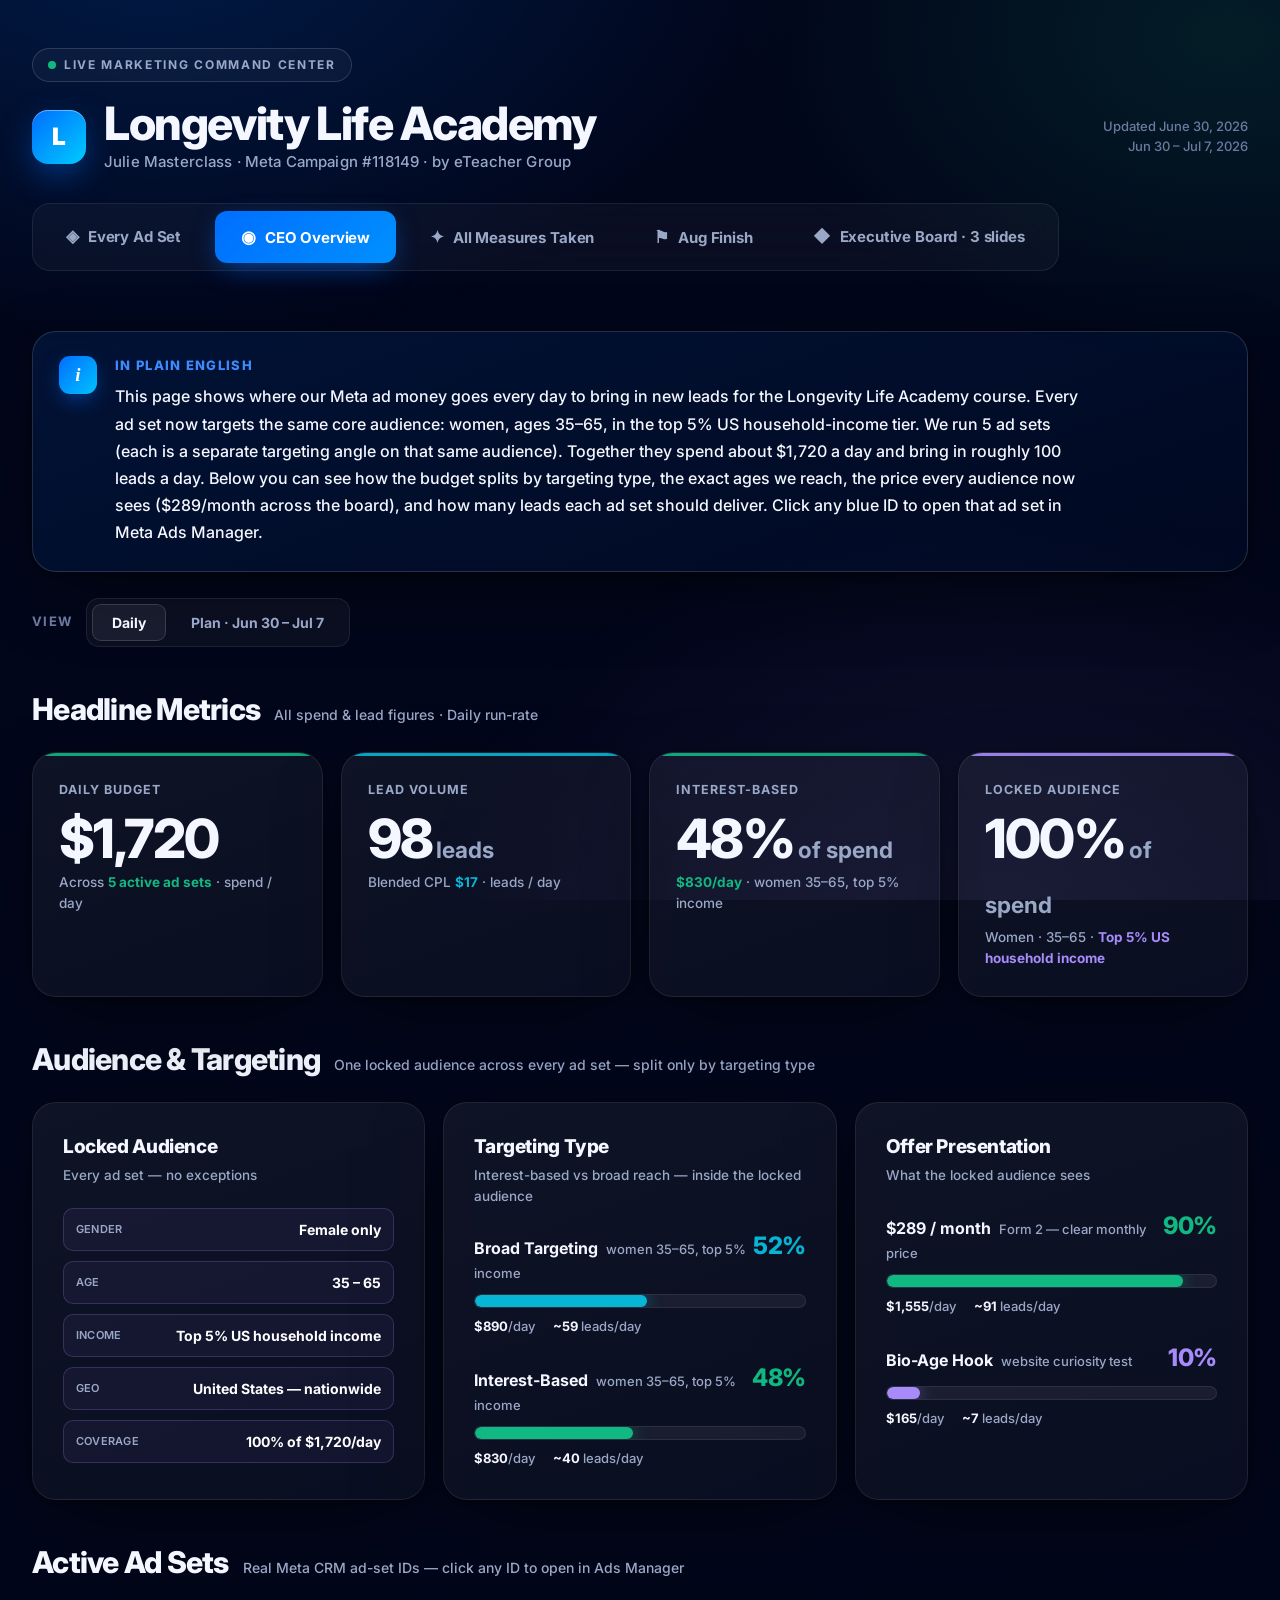
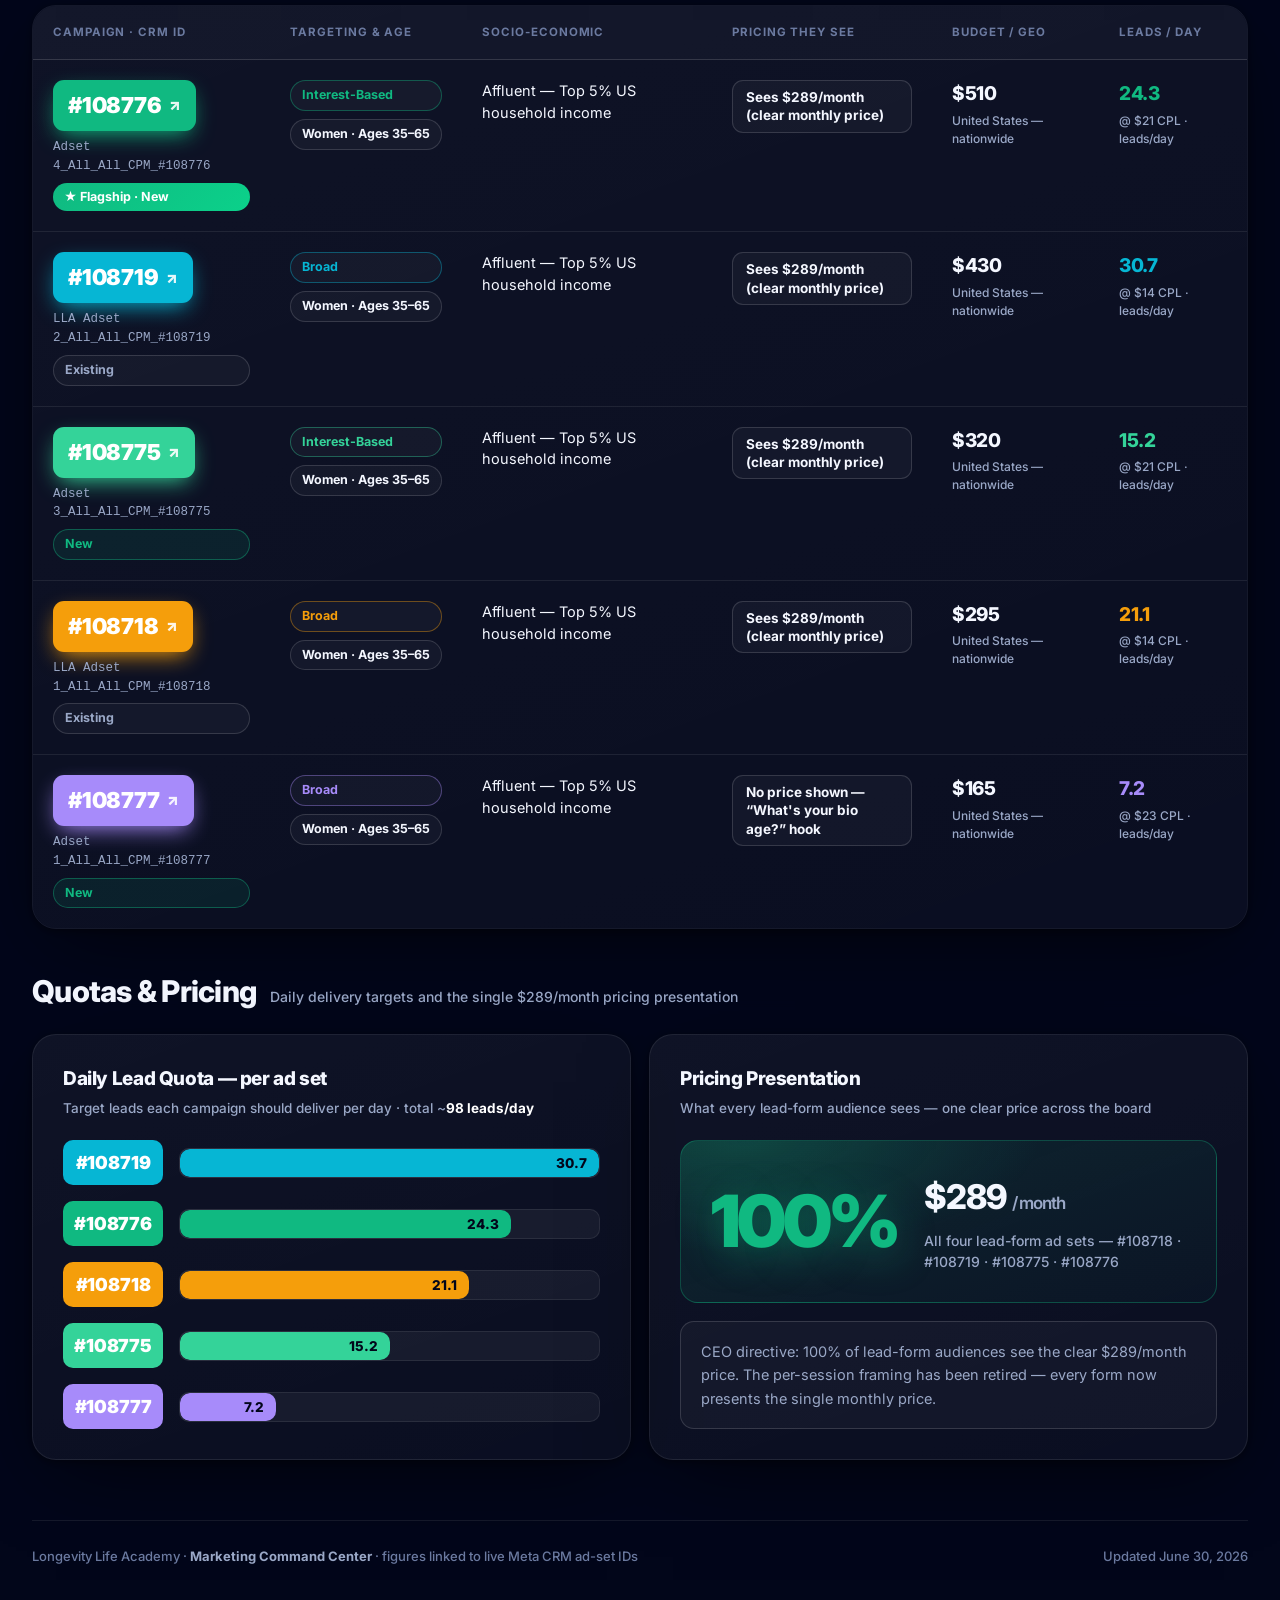
<file: index.html>
<!DOCTYPE html>
<html lang="en">
<head>
<meta charset="UTF-8">
<meta name="viewport" content="width=device-width, initial-scale=1.0">
<title>Longevity Life Academy — Marketing Command Center</title>
<meta name="description" content="Longevity Life Academy daily marketing command center — audience, targeting & measures.">
<link rel="stylesheet" href="styles.css?v=4">
</head>
<body>
<div class="wrap">

  <header>
    <div class="eyebrow"><span class="pulse"></span> Live Marketing Command Center</div>
    <div class="brand-row">
      <div class="logo-dot">L</div>
      <div class="brand-txt">
        <h1>Longevity Life Academy</h1>
        <div class="sub">Julie Masterclass · Meta Campaign #118149 · by eTeacher Group</div>
      </div>
      <div class="updated" id="updated"></div>
    </div>

    <nav class="tabs">
      <a class="tab" href="adsets.html" style="text-decoration:none"><span class="ico">◈</span> Every Ad Set</a>
      <button class="tab active" data-tab="overview"><span class="ico">◉</span> CEO Overview</button>
      <button class="tab" data-tab="measures"><span class="ico">✦</span> All Measures Taken</button>
      <button class="tab" data-tab="augfinish"><span class="ico">⚑</span> Aug Finish</button>
      <a class="tab" href="masterclass-adsets.html" style="text-decoration:none"><span class="ico">◆</span> Executive Board · 3 slides</a>
    </nav>
  </header>

  <!-- ── TAB 1: CEO OVERVIEW ── -->
  <main class="panel show" id="overview"></main>

  <!-- ── TAB 2: MEASURES ── -->
  <main class="panel" id="measures"></main>

  <!-- ── TAB 3: AUG FINISH ── -->
  <main class="panel" id="augfinish">

    <section>
      <div class="af-target">
        <div class="af-t-left">
          <div class="af-lbl">August target</div>
          <div class="af-t-nums"><span class="af-t-now">4</span><span class="af-t-sep">/</span><span class="af-t-goal">11</span><span class="af-t-unit">courses</span></div>
          <div class="af-segbar">
            <span class="seg-on"></span><span class="seg-on"></span><span class="seg-on"></span><span class="seg-on"></span>
            <span></span><span></span><span></span><span></span><span></span><span></span><span></span>
          </div>
        </div>
        <div class="af-t-right">
          <div class="af-lbl">To go</div>
          <div class="af-t-togo">7</div>
          <div class="af-lbl">by Mon 31</div>
        </div>
      </div>
    </section>

    <section>
      <div class="af-grid4">
        <div class="af-big" style="--accent:var(--brand)"><div class="af-lbl">Shifts left</div><div class="af-num">6</div><div class="af-sub">Mon 24–Fri 28 + Mon 31</div></div>
        <div class="af-big" style="--accent:var(--cyan)"><div class="af-lbl">Week budget</div><div class="af-num">$6.5K</div><div class="af-sub">$1,300 / day</div></div>
        <div class="af-big" style="--accent:var(--violet)"><div class="af-lbl">Leads in</div><div class="af-num">406</div><div class="af-sub">$16 CPL · 81 / day</div></div>
        <div class="af-big" style="--accent:var(--emerald)"><div class="af-lbl">Close rate needed</div><div class="af-num">1.7%</div><div class="af-sub">7 of 406 leads</div></div>
      </div>
    </section>

    <section>
      <div class="sec-head"><h2>Spend · this week vs final week</h2></div>
      <div class="af-vs">
        <div class="af-vs-row">
          <div class="af-vs-lbl">Aug 17–21</div>
          <div class="af-vs-track"><div class="af-vs-fill af-vs-old" style="width:100%">$10,000</div></div>
          <div class="af-vs-out">4 sales</div>
        </div>
        <div class="af-vs-row">
          <div class="af-vs-lbl">Aug 24–28</div>
          <div class="af-vs-track"><div class="af-vs-fill af-vs-new" style="width:65%">$6,500</div></div>
          <div class="af-vs-out af-green">7 sales</div>
        </div>
      </div>
    </section>

    <section>
      <div class="sec-head"><h2>Daily plan</h2></div>
      <div class="af-chart">
        <div class="af-col"><div class="af-dots"><i></i></div><div class="af-bar" style="height:130px"><span>$1,300</span></div><div class="af-c-day">MON<br>24</div><div class="af-c-leads">81</div></div>
        <div class="af-col"><div class="af-dots"><i></i></div><div class="af-bar" style="height:130px"><span>$1,300</span></div><div class="af-c-day">TUE<br>25</div><div class="af-c-leads">81</div></div>
        <div class="af-col"><div class="af-dots"><i></i></div><div class="af-bar" style="height:130px"><span>$1,300</span></div><div class="af-c-day">WED<br>26</div><div class="af-c-leads">81</div></div>
        <div class="af-col"><div class="af-dots"><i></i><i></i></div><div class="af-bar" style="height:130px"><span>$1,300</span></div><div class="af-c-day">THU<br>27</div><div class="af-c-leads">81</div></div>
        <div class="af-col"><div class="af-dots"><i></i></div><div class="af-bar" style="height:130px"><span>$1,300</span></div><div class="af-c-day">FRI<br>28</div><div class="af-c-leads">81</div></div>
        <div class="af-col af-col-off"><div class="af-dots"></div><div class="af-bar af-bar-off" style="height:26px"><span>OFF</span></div><div class="af-c-day">SAT–SUN<br>29–30</div><div class="af-c-leads">—</div></div>
        <div class="af-col af-col-fin"><div class="af-dots"><i class="fin"></i></div><div class="af-bar af-bar-fin" style="height:70px"><span>CLOSE</span></div><div class="af-c-day">MON<br>31</div><div class="af-c-leads">pipe</div></div>
      </div>
      <div class="af-legend"><span class="lg-dot"></span> = 1 sale &nbsp;&nbsp;·&nbsp;&nbsp; bar = daily spend &nbsp;&nbsp;·&nbsp;&nbsp; bottom = leads/day</div>
    </section>

    <section>
      <div class="sec-head"><h2>Week math</h2></div>
      <div class="af-math">
        <div class="af-step"><div class="af-s-val">$6,500</div><div class="af-s-lbl">spend</div></div>
        <div class="af-arrow">→</div>
        <div class="af-step"><div class="af-s-val">406</div><div class="af-s-lbl">leads</div></div>
        <div class="af-arrow">→</div>
        <div class="af-step"><div class="af-s-val">1.7%</div><div class="af-s-lbl">close</div></div>
        <div class="af-arrow">→</div>
        <div class="af-step"><div class="af-s-val">7</div><div class="af-s-lbl">× $1,150</div></div>
        <div class="af-arrow">→</div>
        <div class="af-step af-step-win"><div class="af-s-val">$8,050</div><div class="af-s-lbl">revenue</div></div>
      </div>
      <div class="af-roi">
        <div class="af-roi-item"><div class="af-lbl">Week profit</div><div class="af-roi-val af-green">+$1,550</div><div class="af-sub">$8,050 − $6,500</div></div>
        <div class="af-roi-item"><div class="af-lbl">Week ROAS</div><div class="af-roi-val af-green">1.24×</div><div class="af-sub">per $1 spent</div></div>
        <div class="af-roi-item"><div class="af-lbl">Month revenue</div><div class="af-roi-val">$12,650</div><div class="af-sub">11 × $1,150</div></div>
      </div>
    </section>

  </main>

  <footer>
    <div>Longevity Life Academy · <b>Marketing Command Center</b> · figures linked to live Meta CRM ad-set IDs</div>
    <div id="foot-updated"></div>
  </footer>

</div>

<script src="data.js?v=3"></script>
<script src="campaign.js?v=4"></script>
<script src="app.js?v=4"></script>
</body>
</html>
</file>
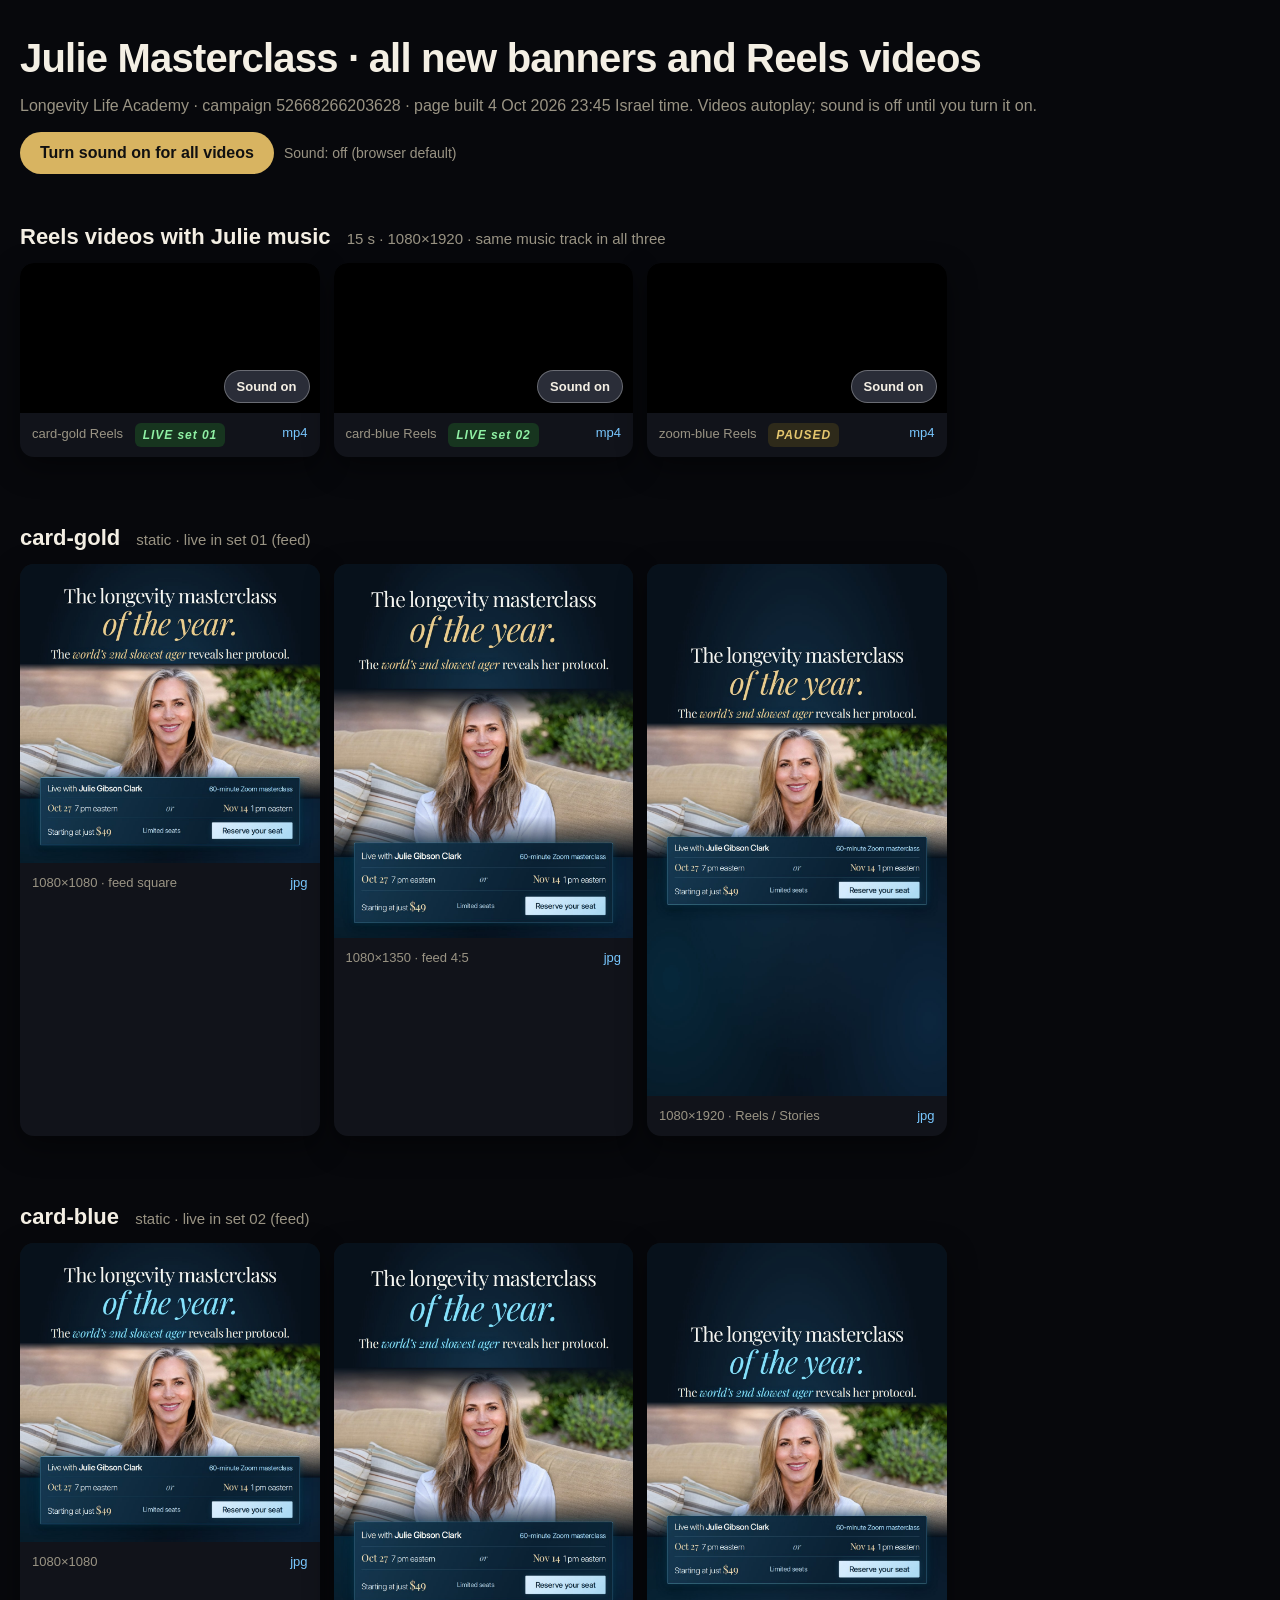
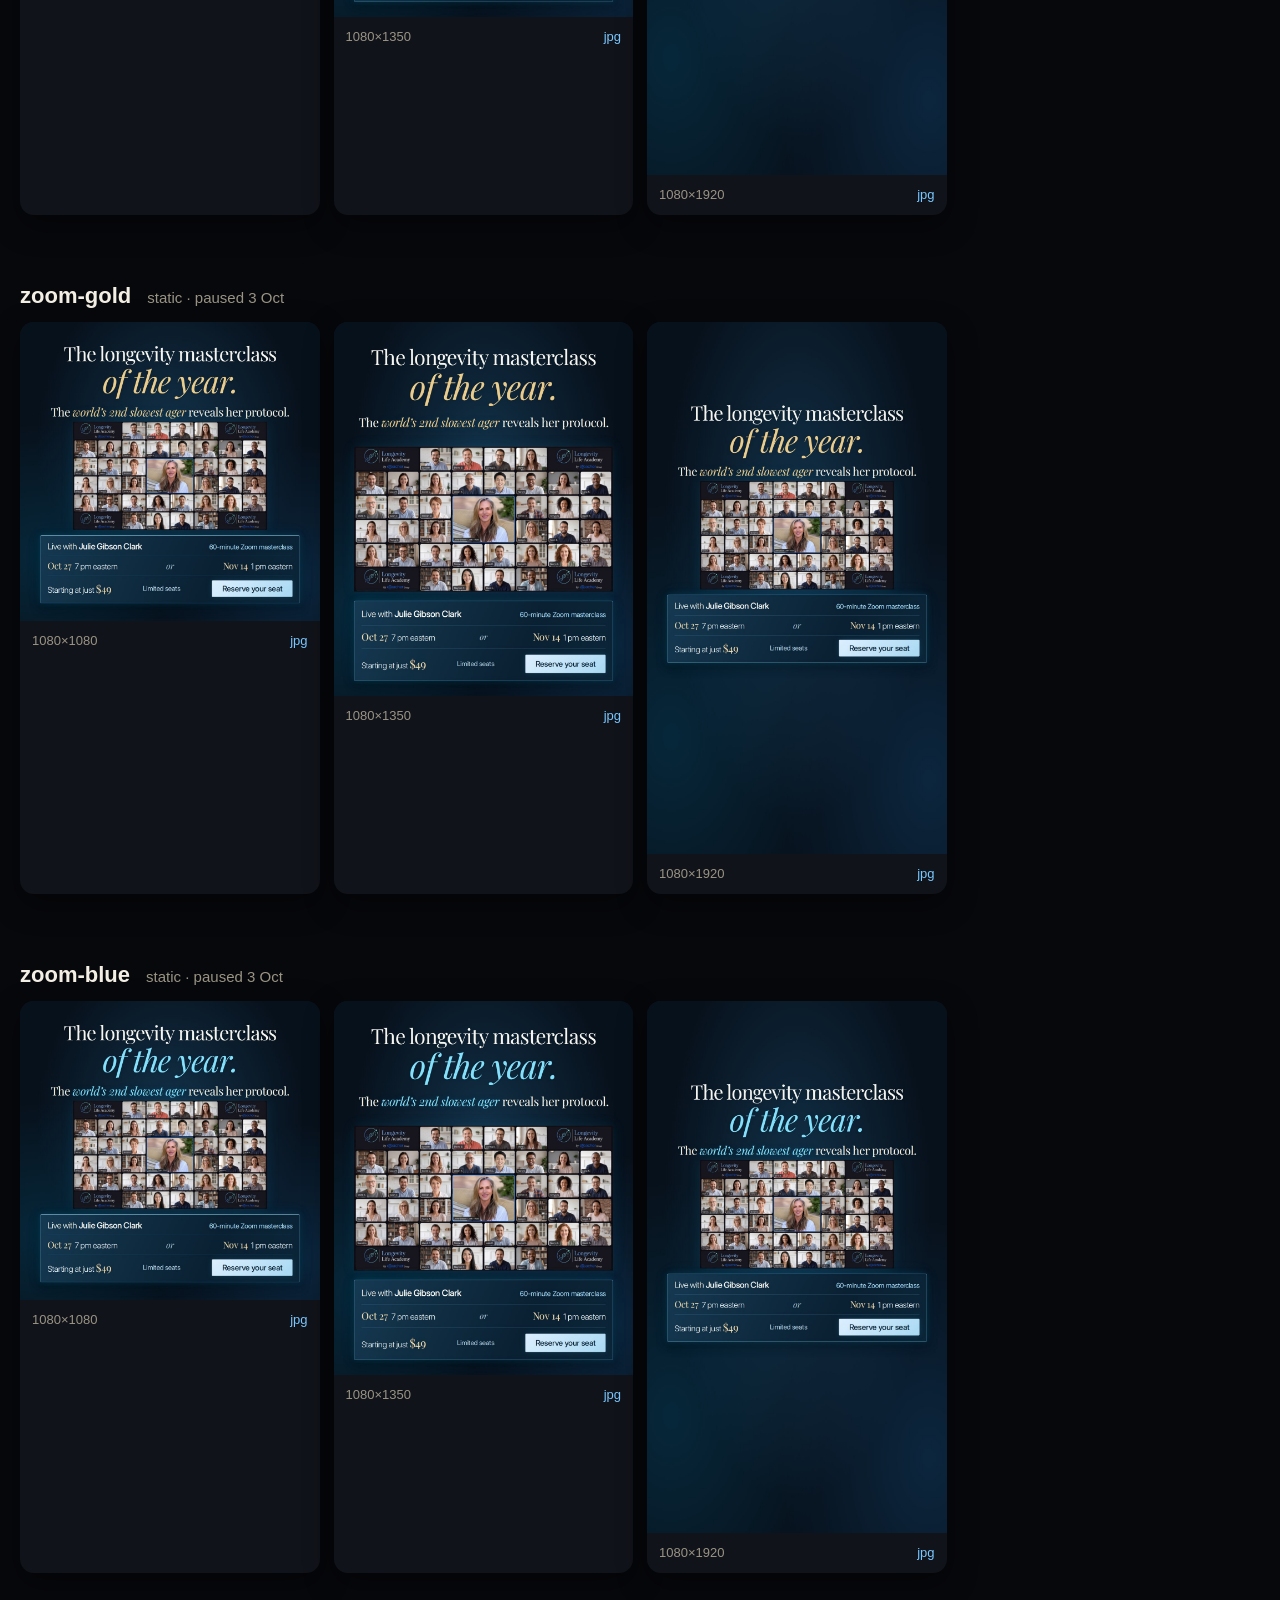
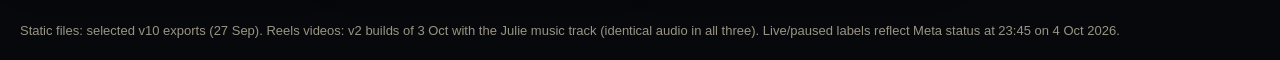
<file: julie-banners/index.html>
<!doctype html>
<html lang="en">
<head>
<meta charset="utf-8">
<meta name="viewport" content="width=device-width, initial-scale=1">
<title>Julie Masterclass · Banners and Reels · 4 Oct 2026</title>
<style>
  :root{--bg:#07080c;--fg:#f4efe4;--mute:#9a9484;--gold:#d8b461;--blue:#79c8ff;--card:#11131a}
  *{box-sizing:border-box}
  body{margin:0;background:var(--bg);color:var(--fg);font:16px/1.5 -apple-system,Inter,Segoe UI,Helvetica,Arial,sans-serif}
  header{padding:28px 20px 10px;max-width:1280px;margin:0 auto}
  h1{font-size:clamp(24px,4vw,40px);margin:0 0 6px;letter-spacing:-.02em}
  .sub{color:var(--mute);margin:0 0 14px}
  .bar{display:flex;gap:10px;flex-wrap:wrap;align-items:center}
  button{background:var(--gold);color:#111;border:0;border-radius:999px;padding:12px 20px;font-weight:700;font-size:16px;cursor:pointer}
  button.off{background:#2a2d38;color:var(--fg)}
  .state{color:var(--mute);font-size:14px}
  section{max-width:1280px;margin:0 auto;padding:18px 20px 6px}
  h2{font-size:22px;margin:18px 0 4px}
  h2 span{color:var(--mute);font-weight:400;font-size:15px;margin-left:10px}
  .live{display:inline-block;font-size:12px;font-weight:700;letter-spacing:.08em;padding:3px 8px;border-radius:6px;background:#17351f;color:#8ff0a4;margin-left:8px;vertical-align:middle}
  .paused{background:#2e2a1a;color:#e4c66e}
  .grid{display:grid;grid-template-columns:repeat(auto-fill,minmax(240px,1fr));gap:14px;margin:10px 0 22px}
  figure{margin:0;background:var(--card);border-radius:14px;overflow:hidden;box-shadow:0 10px 30px rgba(0,0,0,.45)}
  figure img,figure video{display:block;width:100%;height:auto;background:#000}
  figcaption{padding:10px 12px;font-size:13px;color:var(--mute);display:flex;justify-content:space-between;gap:8px}
  figcaption a{color:var(--blue);text-decoration:none}
  .vwrap{position:relative}
  .snd{position:absolute;right:10px;bottom:10px;padding:8px 12px;font-size:13px;background:rgba(0,0,0,.65);color:#fff;border:1px solid rgba(255,255,255,.3)}
  footer{max-width:1280px;margin:0 auto;padding:20px;color:var(--mute);font-size:13px}
</style>
</head>
<body>
<header>
  <h1>Julie Masterclass · all new banners and Reels videos</h1>
  <p class="sub">Longevity Life Academy · campaign 52668266203628 · page built 4 Oct 2026 23:45 Israel time. Videos autoplay; sound is off until you turn it on.</p>
  <div class="bar">
    <button id="sndall">Turn sound on for all videos</button>
    <span class="state" id="state">Sound: off (browser default)</span>
  </div>
</header>

<section>
  <h2>Reels videos with Julie music <span>15 s · 1080×1920 · same music track in all three</span></h2>
  <div class="grid">
    <figure><div class="vwrap"><video src="video/card-gold-reels.mp4" autoplay muted loop playsinline preload="metadata"></video><button class="snd off">Sound on</button></div>
      <figcaption><span>card-gold Reels <em class="live">LIVE set 01</em></span><a href="video/card-gold-reels.mp4" download>mp4</a></figcaption></figure>
    <figure><div class="vwrap"><video src="video/card-blue-reels.mp4" autoplay muted loop playsinline preload="metadata"></video><button class="snd off">Sound on</button></div>
      <figcaption><span>card-blue Reels <em class="live">LIVE set 02</em></span><a href="video/card-blue-reels.mp4" download>mp4</a></figcaption></figure>
    <figure><div class="vwrap"><video src="video/zoom-blue-reels.mp4" autoplay muted loop playsinline preload="metadata"></video><button class="snd off">Sound on</button></div>
      <figcaption><span>zoom-blue Reels <em class="live paused">PAUSED</em></span><a href="video/zoom-blue-reels.mp4" download>mp4</a></figcaption></figure>
  </div>
</section>

<section>
  <h2>card-gold <span>static · live in set 01 (feed)</span></h2>
  <div class="grid">
    <figure><img src="img/card-gold-1080x1080.jpg" alt="card-gold 1:1"><figcaption><span>1080×1080 · feed square</span><a href="img/card-gold-1080x1080.jpg" download>jpg</a></figcaption></figure>
    <figure><img src="img/card-gold-1080x1350.jpg" alt="card-gold 4:5"><figcaption><span>1080×1350 · feed 4:5</span><a href="img/card-gold-1080x1350.jpg" download>jpg</a></figcaption></figure>
    <figure><img src="img/card-gold-1080x1920.jpg" alt="card-gold 9:16"><figcaption><span>1080×1920 · Reels / Stories</span><a href="img/card-gold-1080x1920.jpg" download>jpg</a></figcaption></figure>
  </div>
</section>

<section>
  <h2>card-blue <span>static · live in set 02 (feed)</span></h2>
  <div class="grid">
    <figure><img src="img/card-blue-1080x1080.jpg" alt="card-blue 1:1"><figcaption><span>1080×1080</span><a href="img/card-blue-1080x1080.jpg" download>jpg</a></figcaption></figure>
    <figure><img src="img/card-blue-1080x1350.jpg" alt="card-blue 4:5"><figcaption><span>1080×1350</span><a href="img/card-blue-1080x1350.jpg" download>jpg</a></figcaption></figure>
    <figure><img src="img/card-blue-1080x1920.jpg" alt="card-blue 9:16"><figcaption><span>1080×1920</span><a href="img/card-blue-1080x1920.jpg" download>jpg</a></figcaption></figure>
  </div>
</section>

<section>
  <h2>zoom-gold <span>static · paused 3 Oct</span></h2>
  <div class="grid">
    <figure><img src="img/zoom-gold-1080x1080.jpg" alt="zoom-gold 1:1"><figcaption><span>1080×1080</span><a href="img/zoom-gold-1080x1080.jpg" download>jpg</a></figcaption></figure>
    <figure><img src="img/zoom-gold-1080x1350.jpg" alt="zoom-gold 4:5"><figcaption><span>1080×1350</span><a href="img/zoom-gold-1080x1350.jpg" download>jpg</a></figcaption></figure>
    <figure><img src="img/zoom-gold-1080x1920.jpg" alt="zoom-gold 9:16"><figcaption><span>1080×1920</span><a href="img/zoom-gold-1080x1920.jpg" download>jpg</a></figcaption></figure>
  </div>
</section>

<section>
  <h2>zoom-blue <span>static · paused 3 Oct</span></h2>
  <div class="grid">
    <figure><img src="img/zoom-blue-1080x1080.jpg" alt="zoom-blue 1:1"><figcaption><span>1080×1080</span><a href="img/zoom-blue-1080x1080.jpg" download>jpg</a></figcaption></figure>
    <figure><img src="img/zoom-blue-1080x1350.jpg" alt="zoom-blue 4:5"><figcaption><span>1080×1350</span><a href="img/zoom-blue-1080x1350.jpg" download>jpg</a></figcaption></figure>
    <figure><img src="img/zoom-blue-1080x1920.jpg" alt="zoom-blue 9:16"><figcaption><span>1080×1920</span><a href="img/zoom-blue-1080x1920.jpg" download>jpg</a></figcaption></figure>
  </div>
</section>

<footer>Static files: selected v10 exports (27 Sep). Reels videos: v2 builds of 3 Oct with the Julie music track (identical audio in all three). Live/paused labels reflect Meta status at 23:45 on 4 Oct 2026.</footer>

<script>
  const vids=[...document.querySelectorAll('video')];
  const state=document.getElementById('state');
  let allOn=false;
  function setAll(on){allOn=on;vids.forEach(v=>{v.muted=!on;if(on){v.play().catch(()=>{});}});
    document.querySelectorAll('.snd').forEach(b=>{b.textContent=on?'Sound off':'Sound on';b.classList.toggle('off',!on);});
    document.getElementById('sndall').textContent=on?'Turn sound off for all videos':'Turn sound on for all videos';
    state.textContent='Sound: '+(on?'on':'off');}
  document.getElementById('sndall').onclick=()=>setAll(!allOn);
  document.querySelectorAll('.snd').forEach(b=>{b.onclick=()=>{const v=b.parentElement.querySelector('video');const on=v.muted;vids.forEach(x=>{x.muted=true});v.muted=!on;if(!v.muted){v.currentTime=0;v.play().catch(()=>{});}
    document.querySelectorAll('.snd').forEach(x=>{x.textContent='Sound on';x.classList.add('off')});if(!v.muted){b.textContent='Sound off';b.classList.remove('off')}
    state.textContent='Sound: '+(v.muted?'off':'on ('+b.parentElement.parentElement.querySelector('figcaption span').firstChild.textContent.trim()+')');};});
</script>
</body>
</html>
</file>
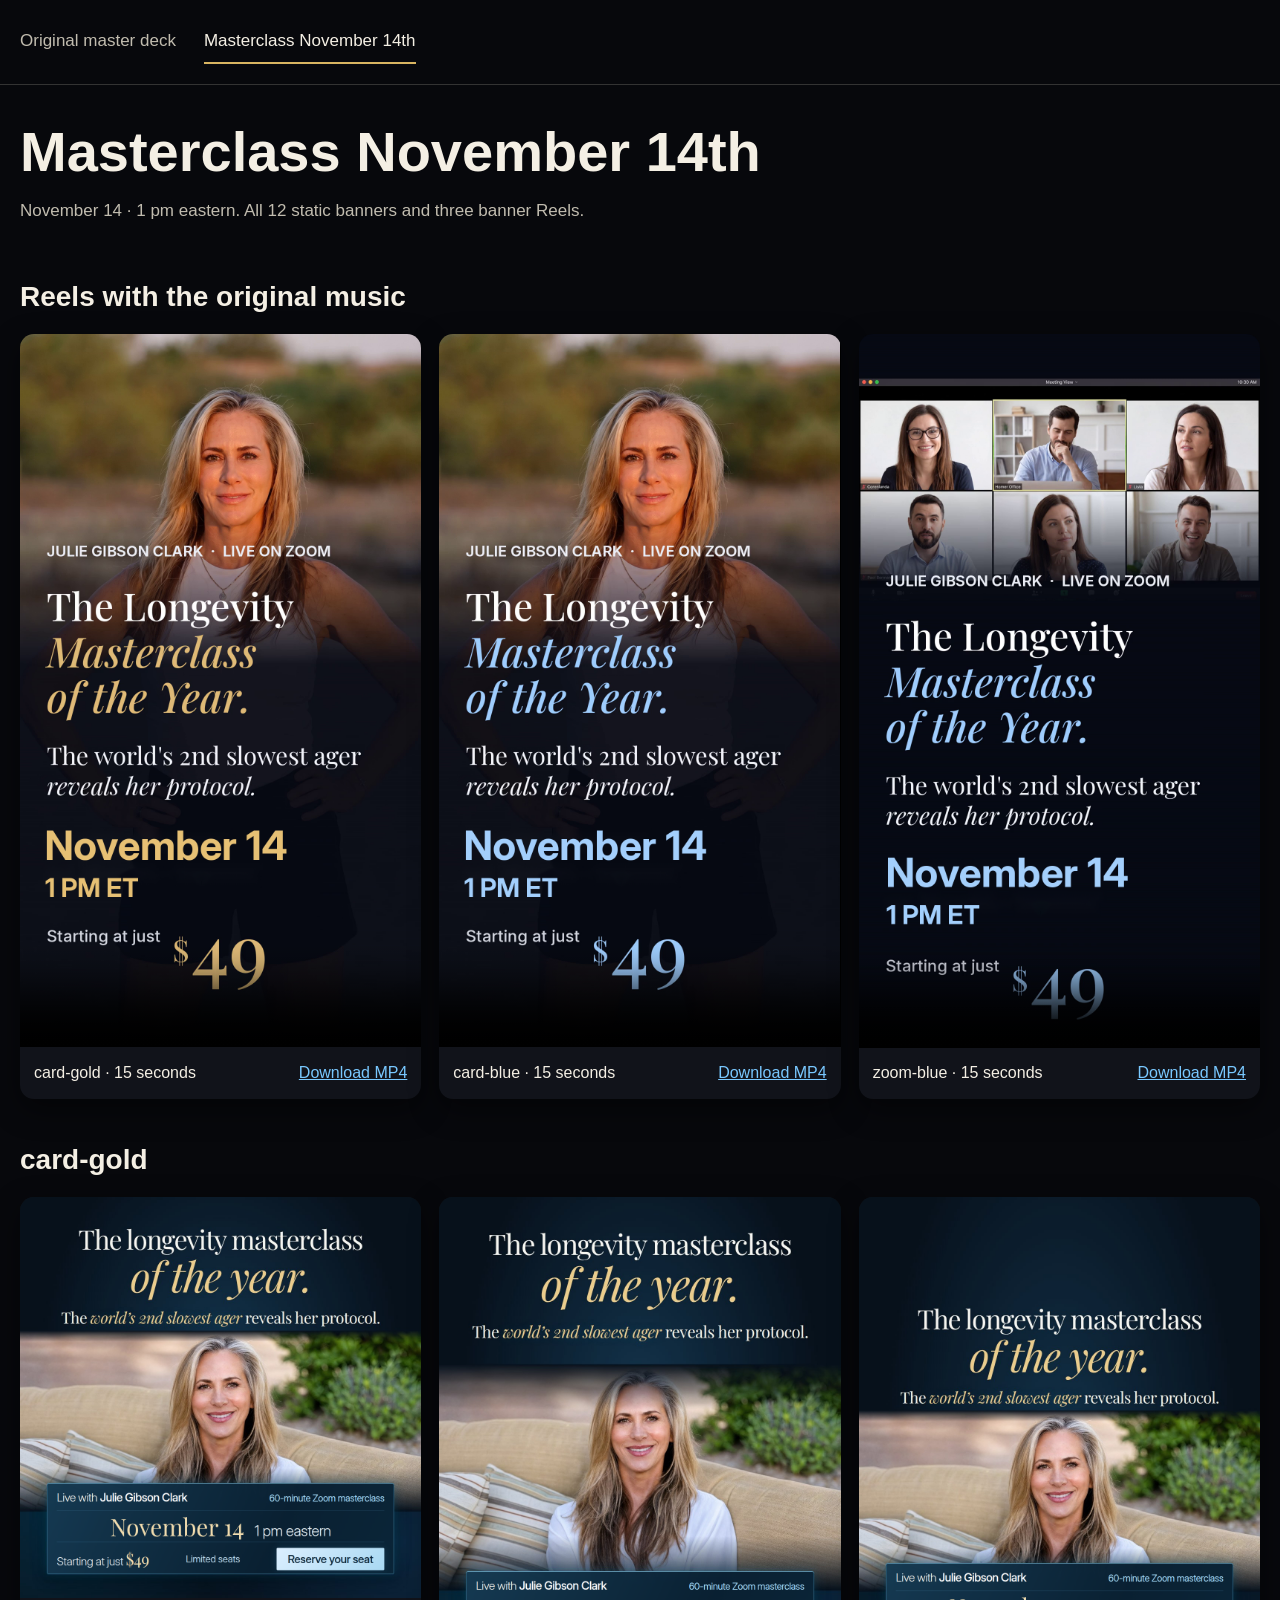
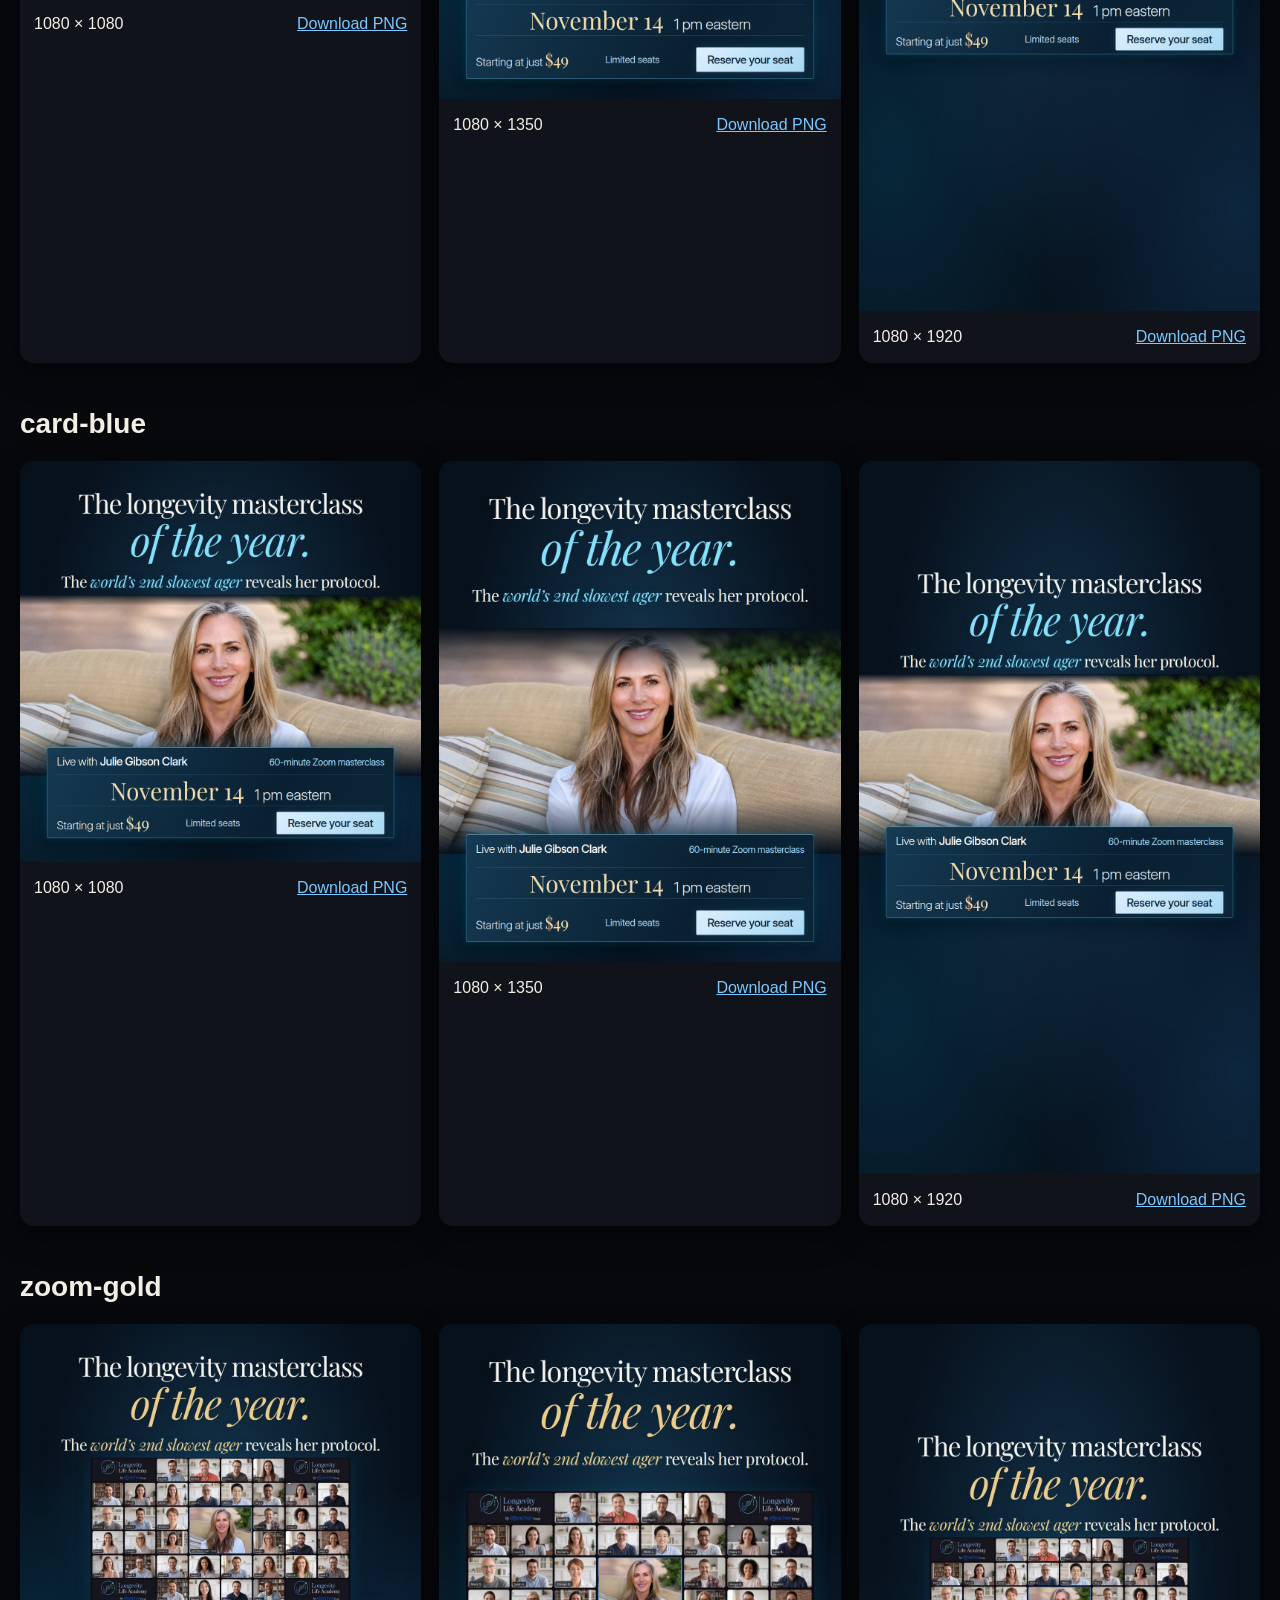
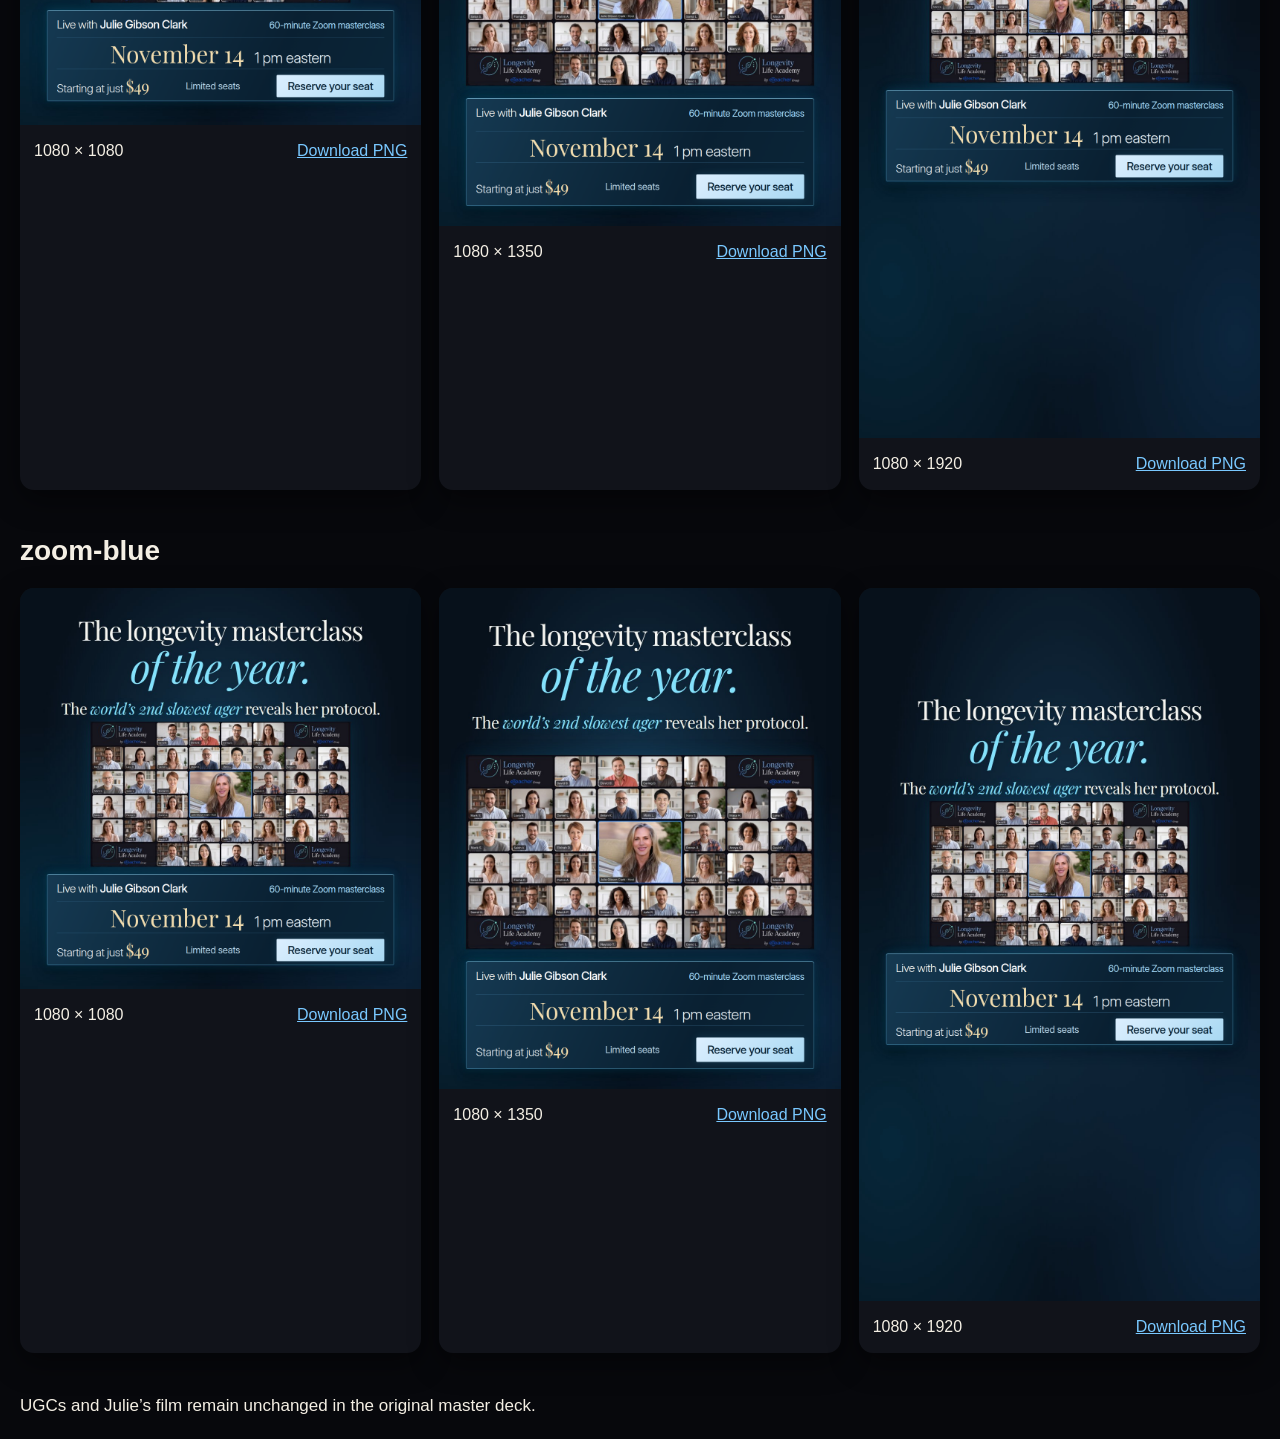
<file: julie-banners/november-14/index.html>
<!doctype html>
<html lang="en">
<head>
<meta charset="utf-8">
<meta name="viewport" content="width=device-width,initial-scale=1">
<title>Masterclass November 14th</title>
<style>
:root{--bg:#07080c;--fg:#f4efe4;--mute:#c1bcaf;--gold:#d8b461;--blue:#79c8ff;--card:#11131a}
*{box-sizing:border-box}body{margin:0;background:var(--bg);color:var(--fg);font:17px/1.5 Inter,-apple-system,Segoe UI,sans-serif}
header,section,footer,nav{max-width:1280px;margin:auto;padding:20px}
nav{display:flex;gap:28px;flex-wrap:wrap;border-bottom:1px solid #333}
nav a{color:var(--mute);text-decoration:none;padding:8px 0}
nav a[aria-current]{color:var(--fg);border-bottom:2px solid var(--gold)}
h1{font-size:clamp(32px,5vw,56px);line-height:1.1;margin:16px 0}h2{font-size:28px;margin:0 0 16px}
p{margin:12px 0;color:var(--mute)}
.grid{display:grid;grid-template-columns:repeat(3,minmax(0,1fr));gap:18px}
figure{margin:0;background:var(--card);border-radius:14px;overflow:hidden;box-shadow:0 10px 30px #0007}
figure img,figure video{display:block;width:100%;height:auto;background:#000}
figcaption{padding:14px;display:flex;justify-content:space-between;gap:12px;flex-wrap:wrap;font-size:16px}
a{color:var(--blue)}video{aspect-ratio:9/16}
@media(max-width:650px){.grid{grid-template-columns:1fr}nav{gap:16px}header,section{padding:18px}}
</style>
</head>
<body>
<nav aria-label="Masterclass asset tabs">
<a href="../slides/slides.html">Original master deck</a>
<a href="./" aria-current="page">Masterclass November 14th</a>
</nav>
<header><h1>Masterclass November 14th</h1>
<p>November 14 · 1 pm eastern. All 12 static banners and three banner Reels.</p>
</header>
<section><h2>Reels with the original music</h2><div class="grid" id="reels"></div></section>
<main id="statics"></main>
<footer>UGCs and Julie’s film remain unchanged in the original master deck.</footer>
<script>
const concepts=['card-gold','card-blue','zoom-gold','zoom-blue'];
document.getElementById('reels').innerHTML=['card-gold','card-blue','zoom-blue'].map(c=>`<figure><video src="video/${c}-reels.mp4?v=nov14-final" poster="posters/${c}-reels.png?v=nov14-final" autoplay muted loop playsinline controls preload="metadata"></video><figcaption><span>${c} · 15 seconds</span><a href="video/${c}-reels.mp4?v=nov14-final" download>Download MP4</a></figcaption></figure>`).join('');
document.getElementById('statics').innerHTML=concepts.map(c=>`<section><h2>${c}</h2><div class="grid">${[1080,1350,1920].map(h=>`<figure><a href="img/${c}-1080x${h}.png" target="_blank"><img src="img/${c}-1080x${h}.png" alt="${c}, November 14 at 1 pm eastern, 1080 by ${h}" loading="lazy"></a><figcaption><span>1080 × ${h}</span><a href="img/${c}-1080x${h}.png" download>Download PNG</a></figcaption></figure>`).join('')}</div></section>`).join('');
document.querySelectorAll('video').forEach(v=>v.addEventListener('volumechange',()=>{if(!v.muted)document.querySelectorAll('video').forEach(o=>{if(o!==v)o.muted=true})}));
</script>
</body></html>
</file>
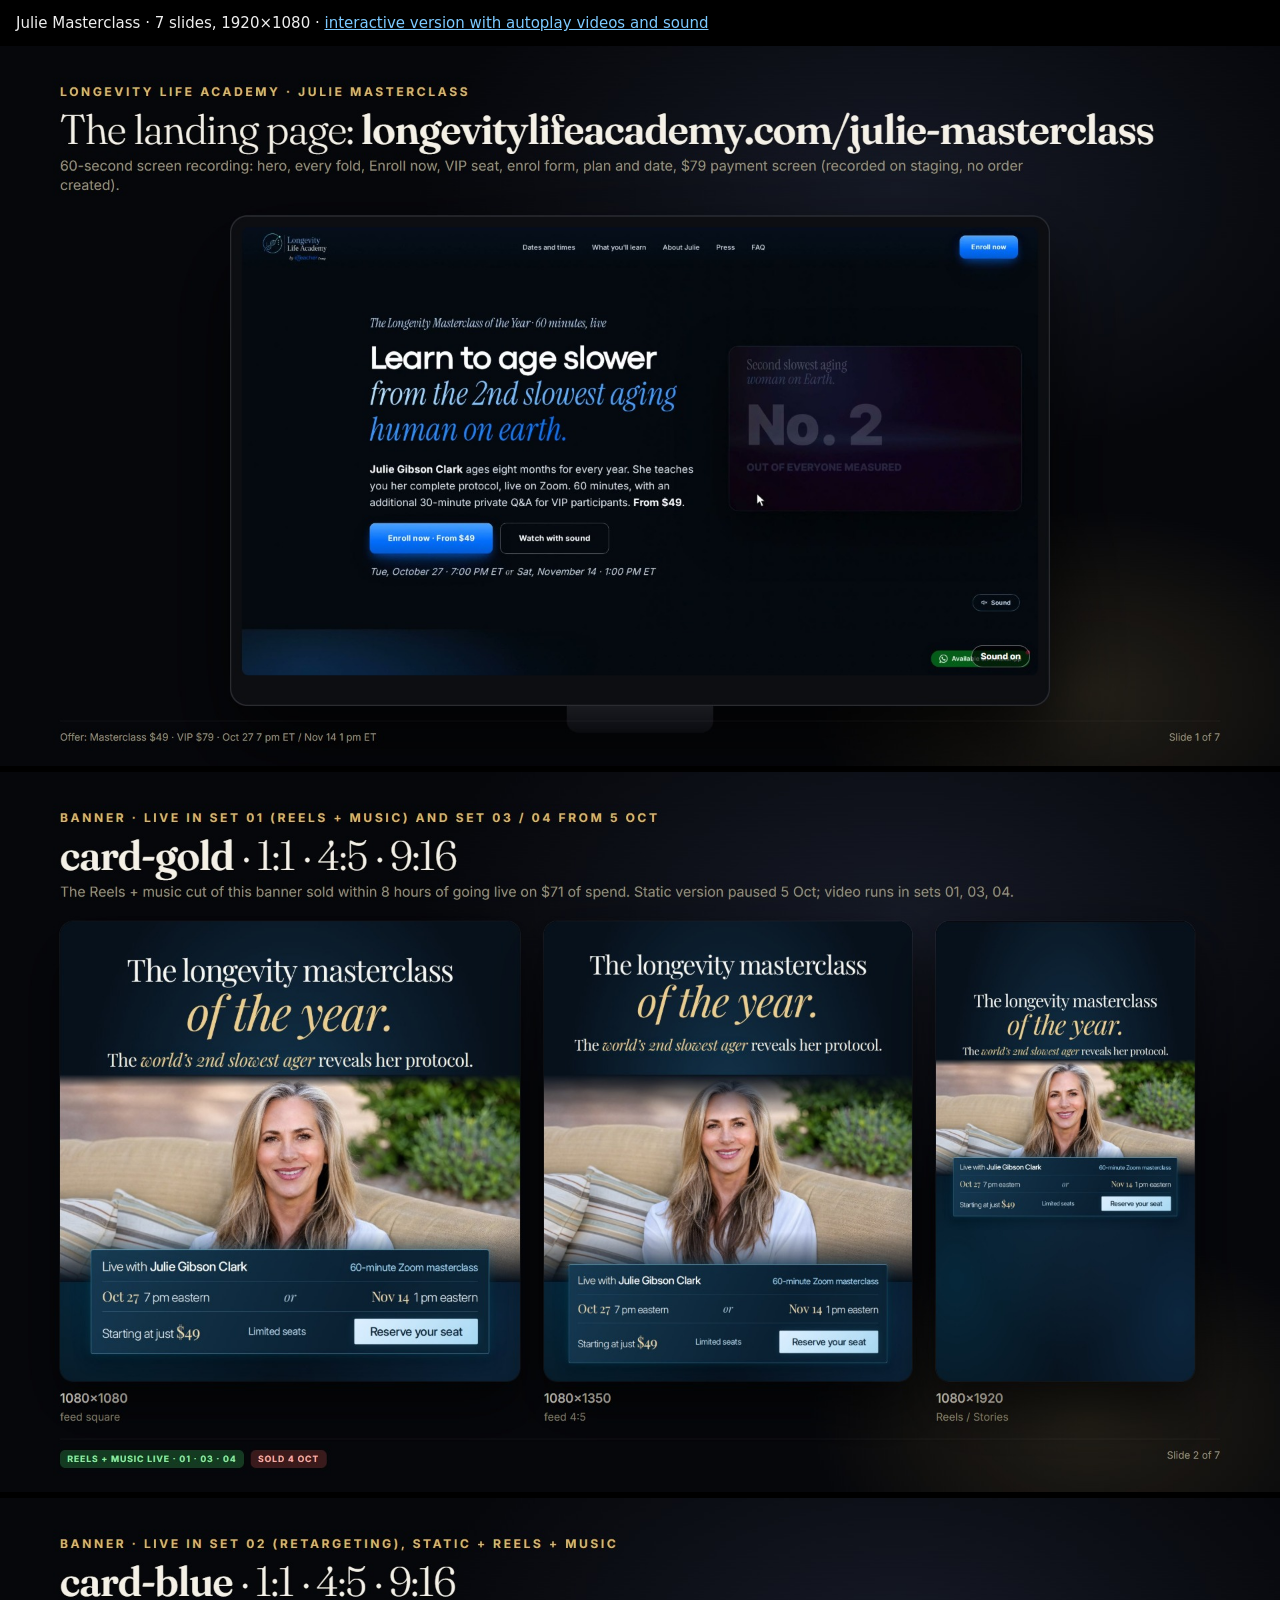
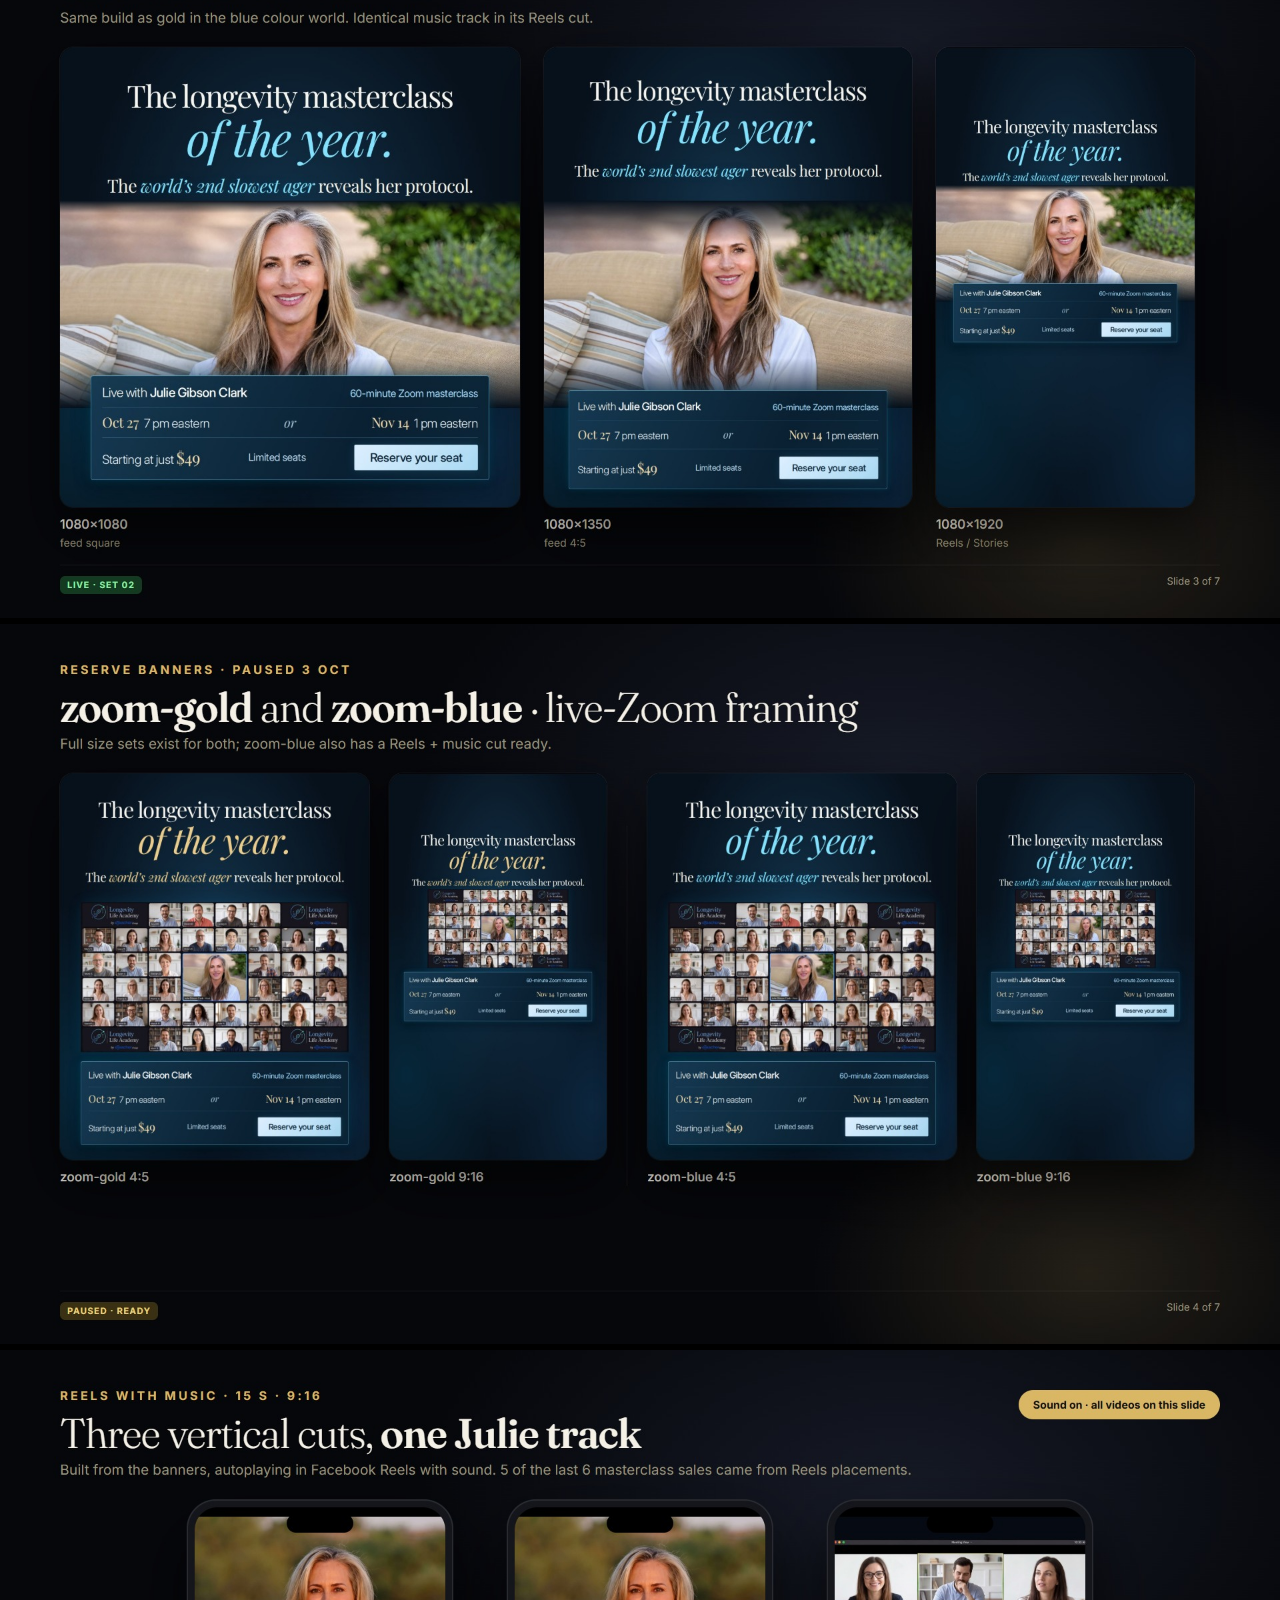
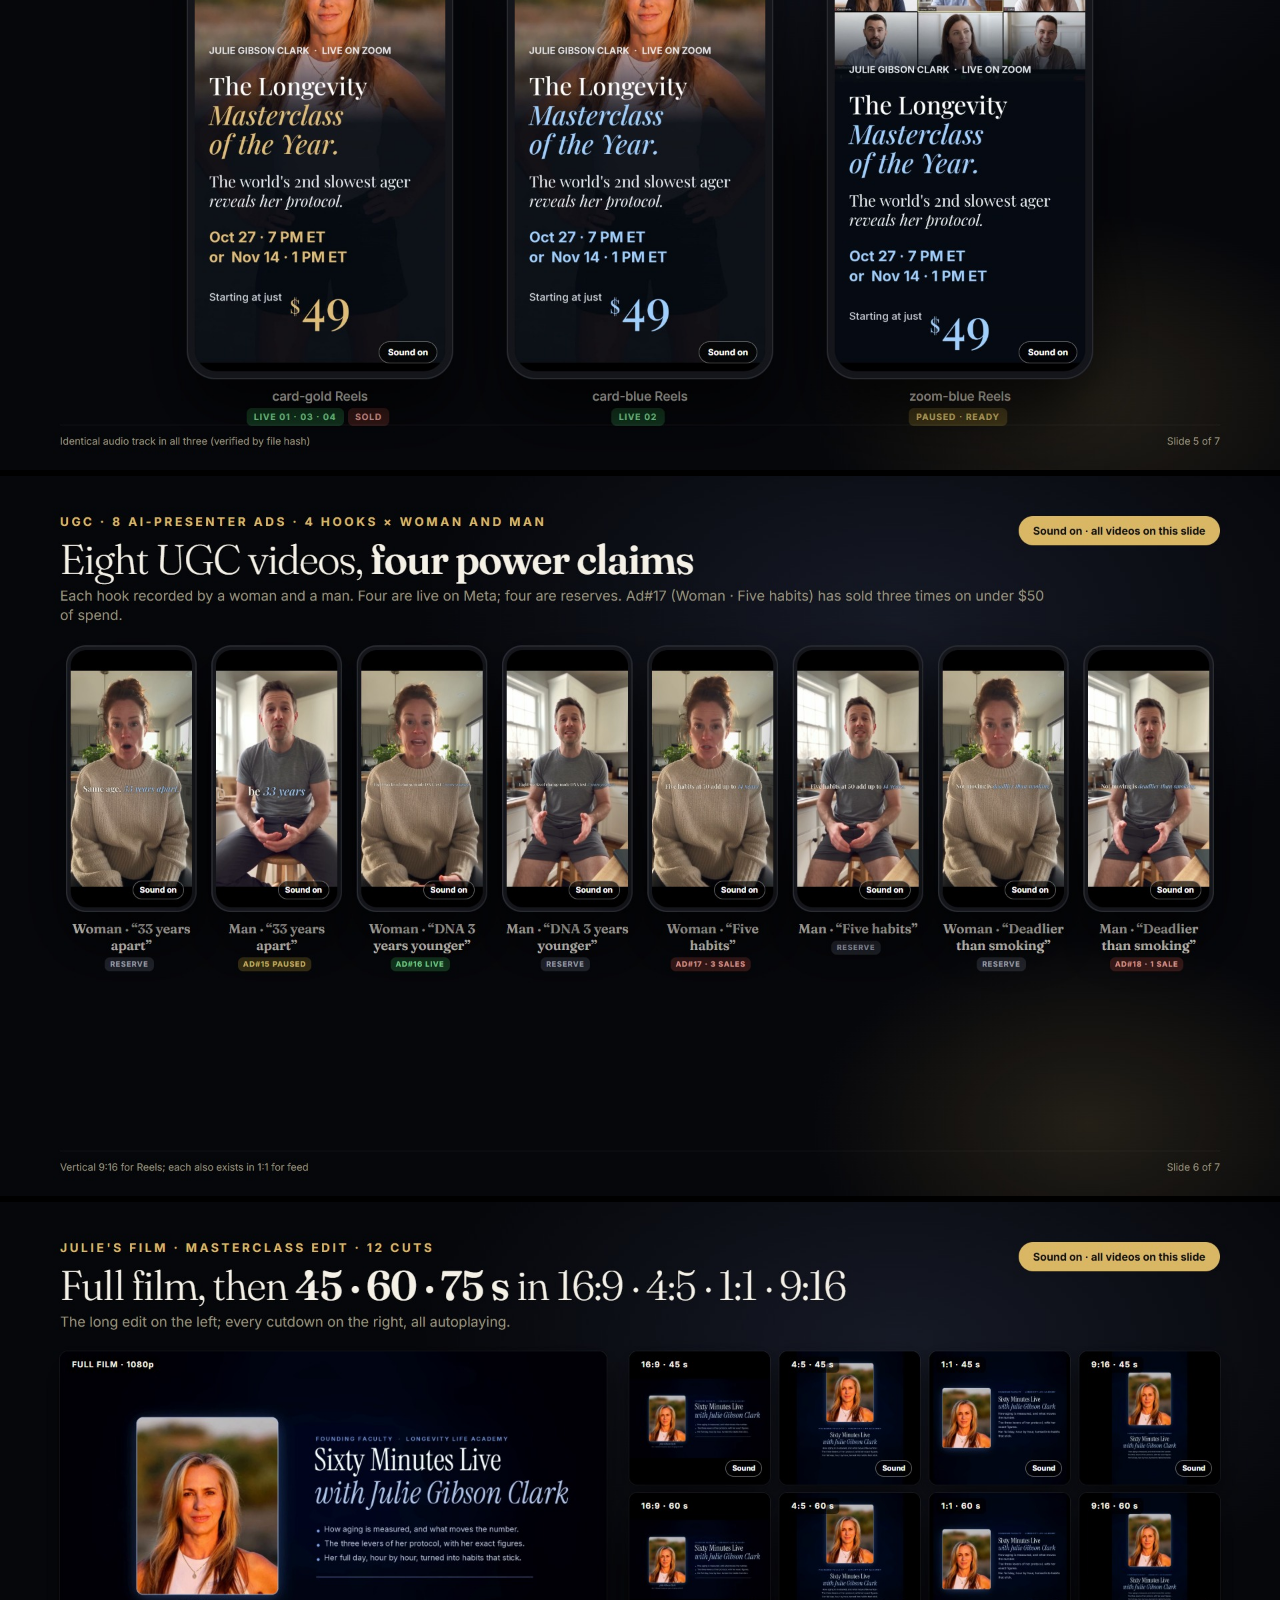
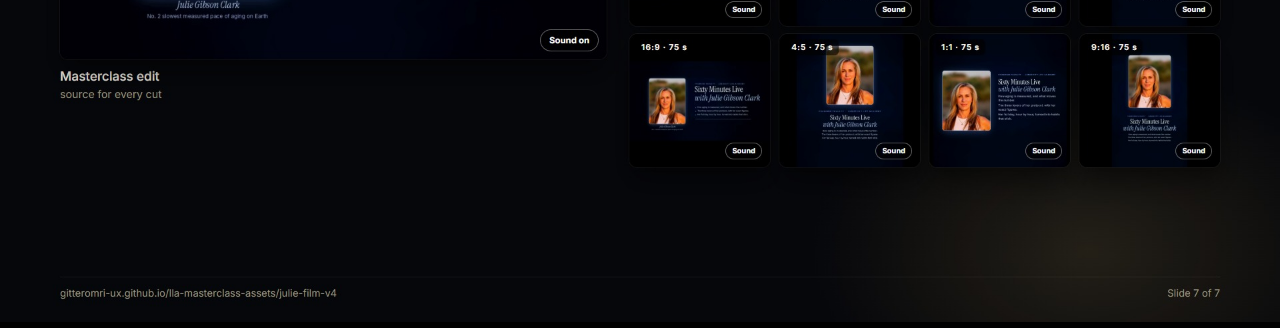
<file: julie-banners/slides/index.html>
<!doctype html><html><head><meta charset="utf-8"><meta name="viewport" content="width=device-width,initial-scale=1"><title>Julie Masterclass · slides</title>
<style>body{margin:0;background:#000;color:#eee;font-family:Inter,system-ui,sans-serif}img{display:block;width:100%;height:auto;margin:0 0 6px}p{padding:14px 16px;margin:0;font-size:15px}a{color:#7cc9ff}</style></head><body>
<p>Julie Masterclass · 7 slides, 1920×1080 · <a href="slides.html">interactive version with autoplay videos and sound</a></p>
<a href="slide-1.jpg"><img src="slide-1.jpg" alt="slide 1"></a><a href="slide-2.jpg"><img src="slide-2.jpg" alt="slide 2"></a><a href="slide-3.jpg"><img src="slide-3.jpg" alt="slide 3"></a><a href="slide-4.jpg"><img src="slide-4.jpg" alt="slide 4"></a><a href="slide-5.jpg"><img src="slide-5.jpg" alt="slide 5"></a><a href="slide-6.jpg"><img src="slide-6.jpg" alt="slide 6"></a><a href="slide-7.jpg"><img src="slide-7.jpg" alt="slide 7"></a></body></html>
</file>
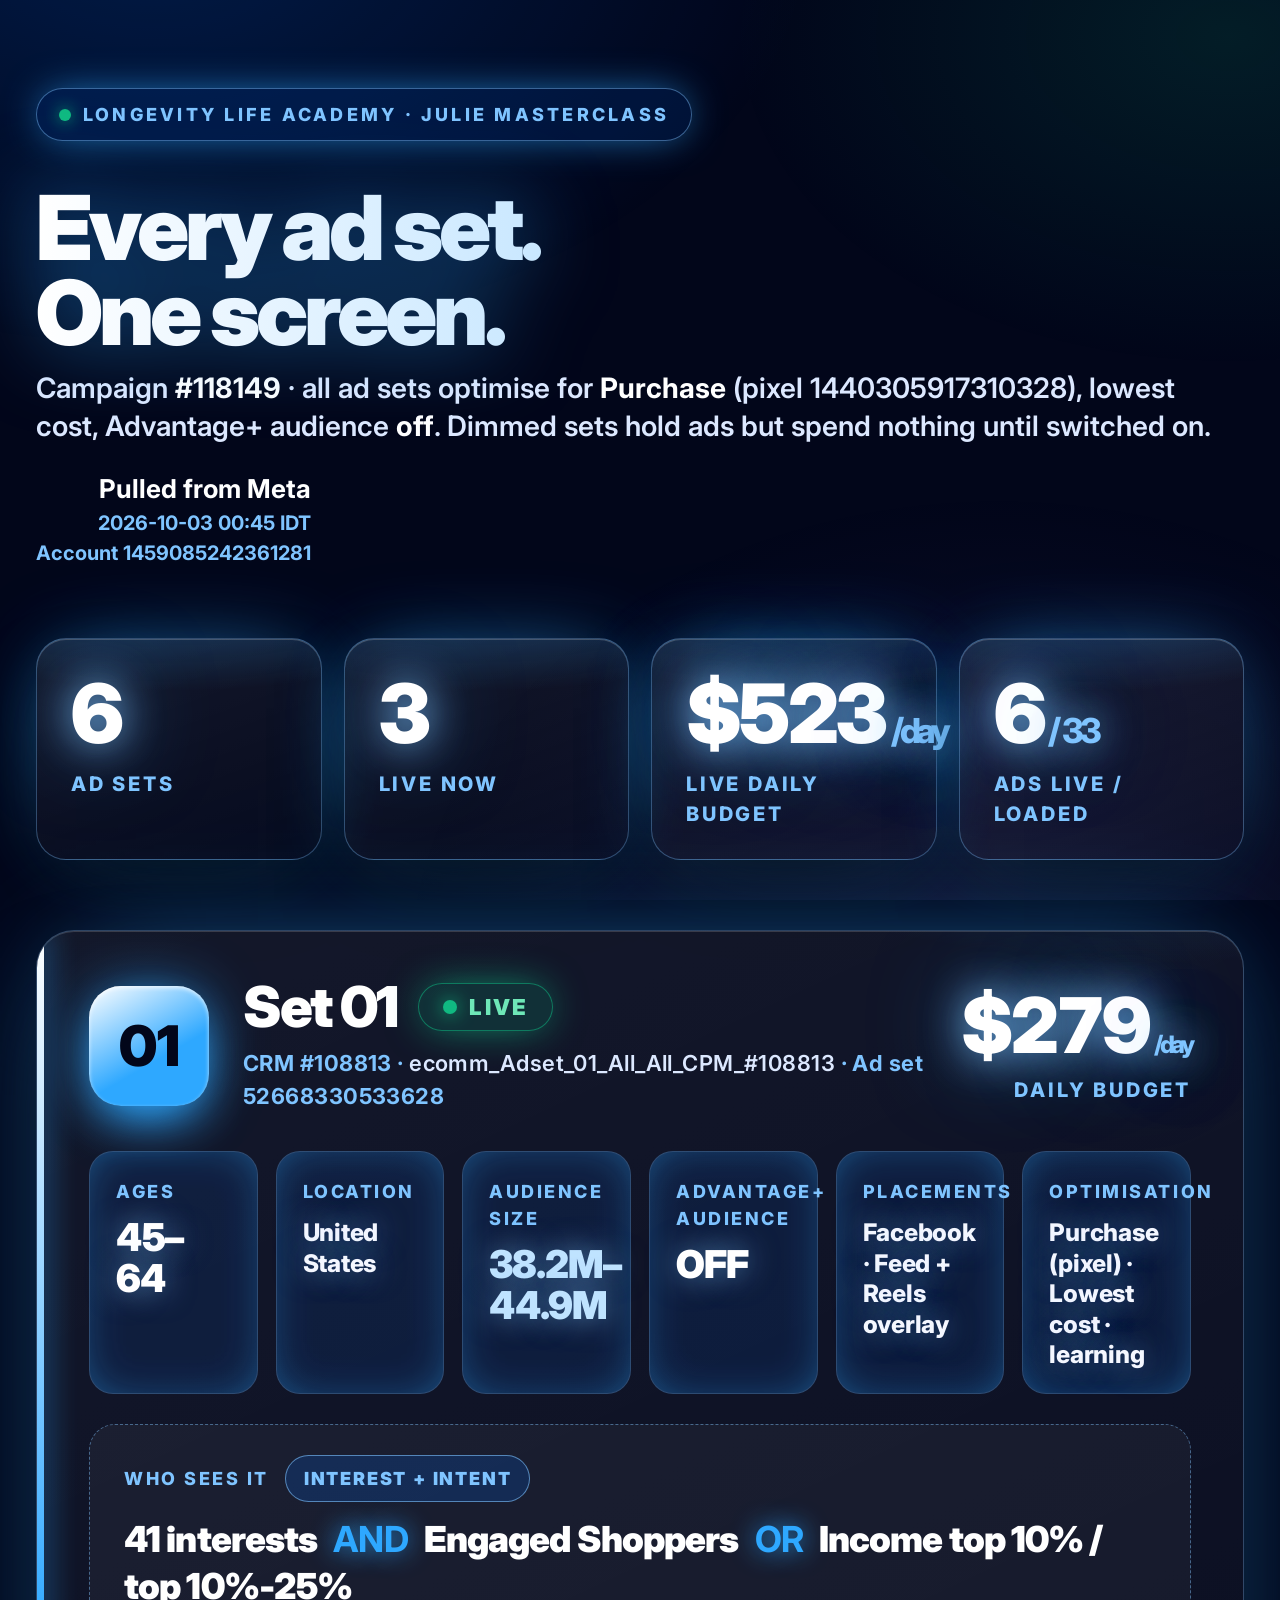
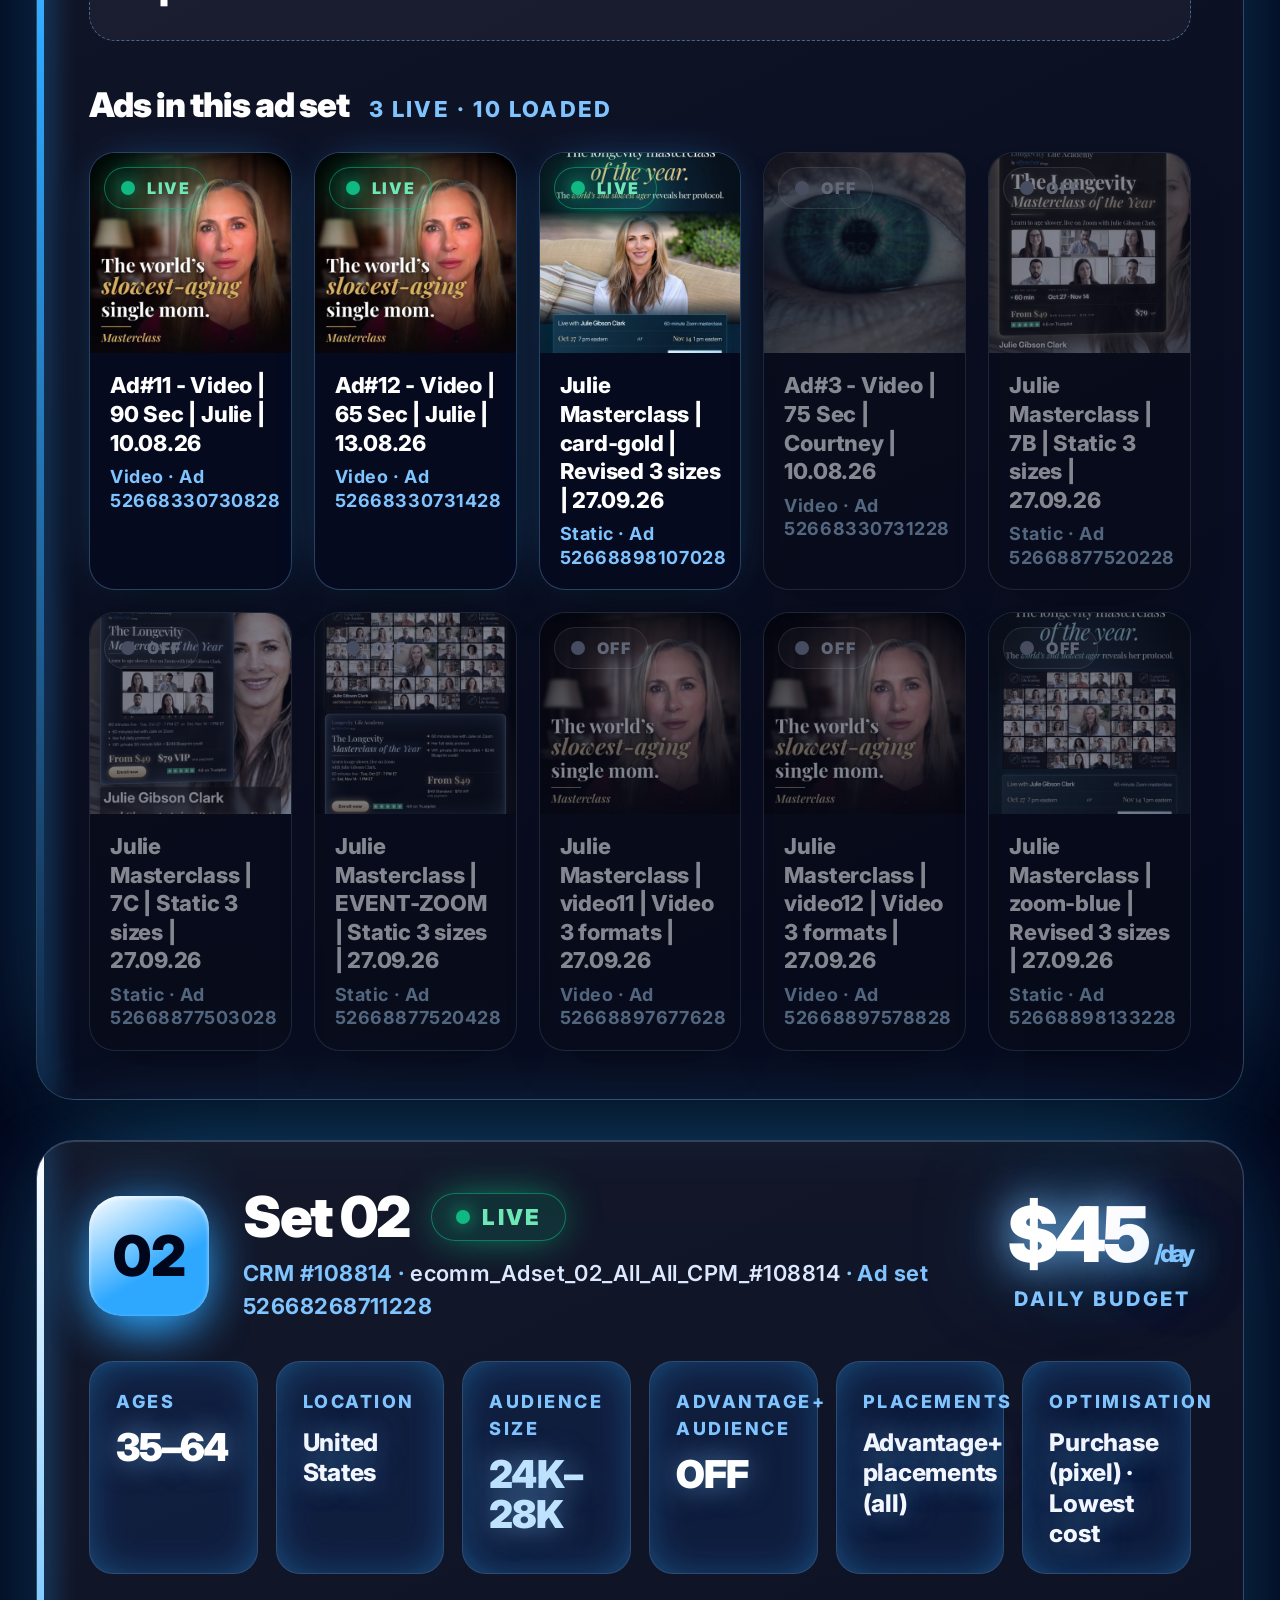
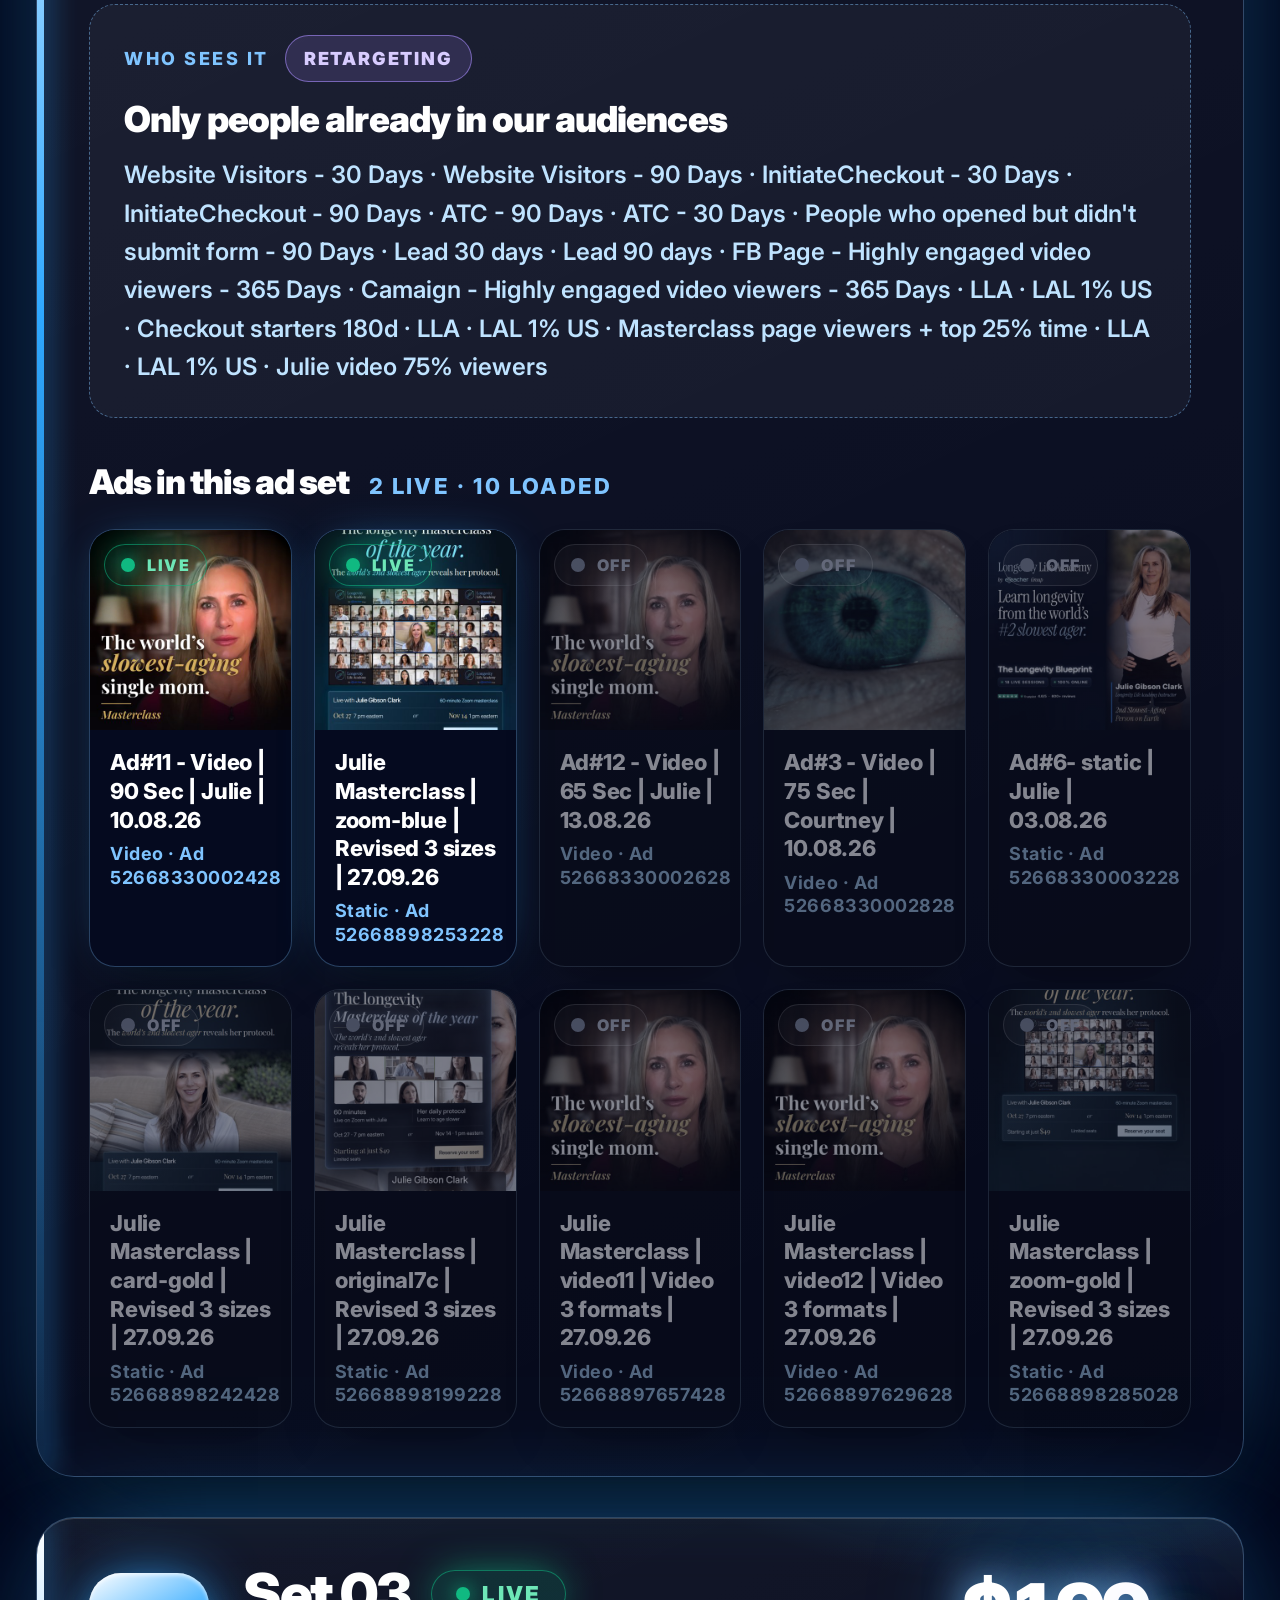
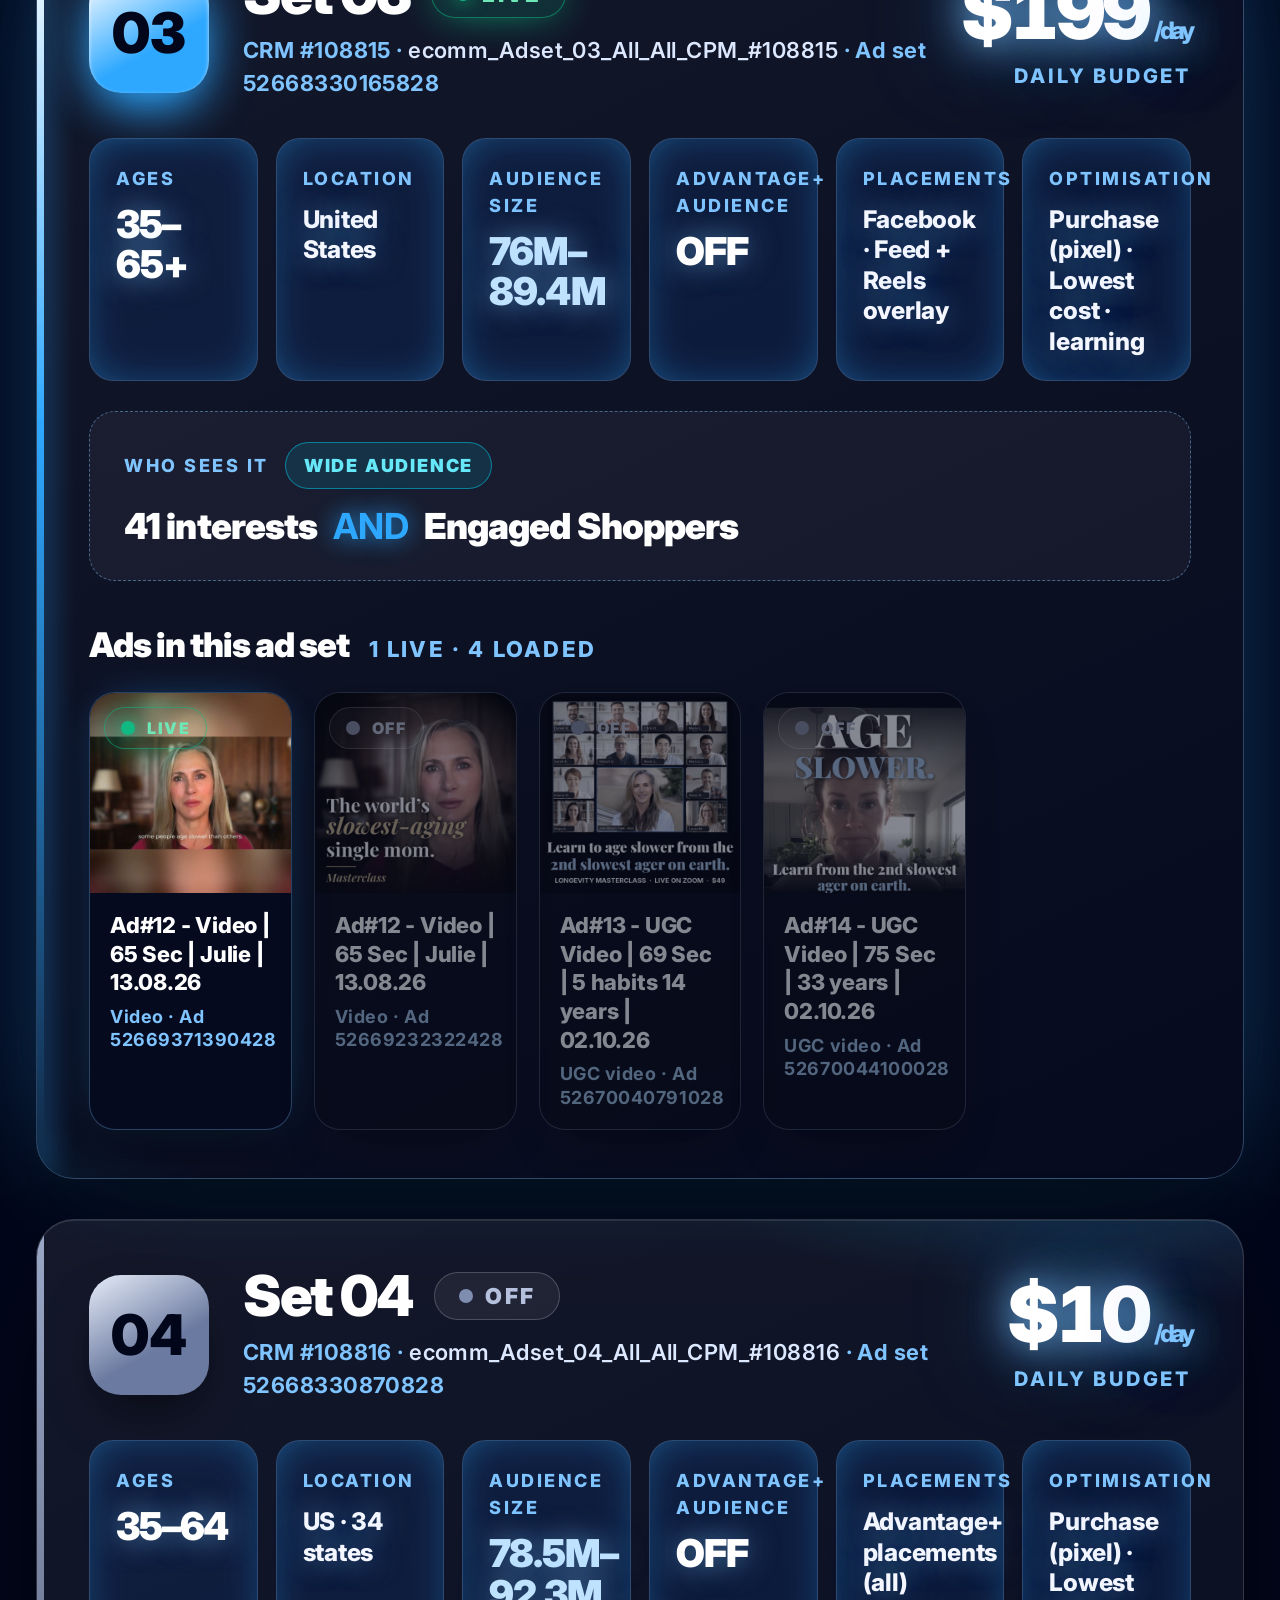
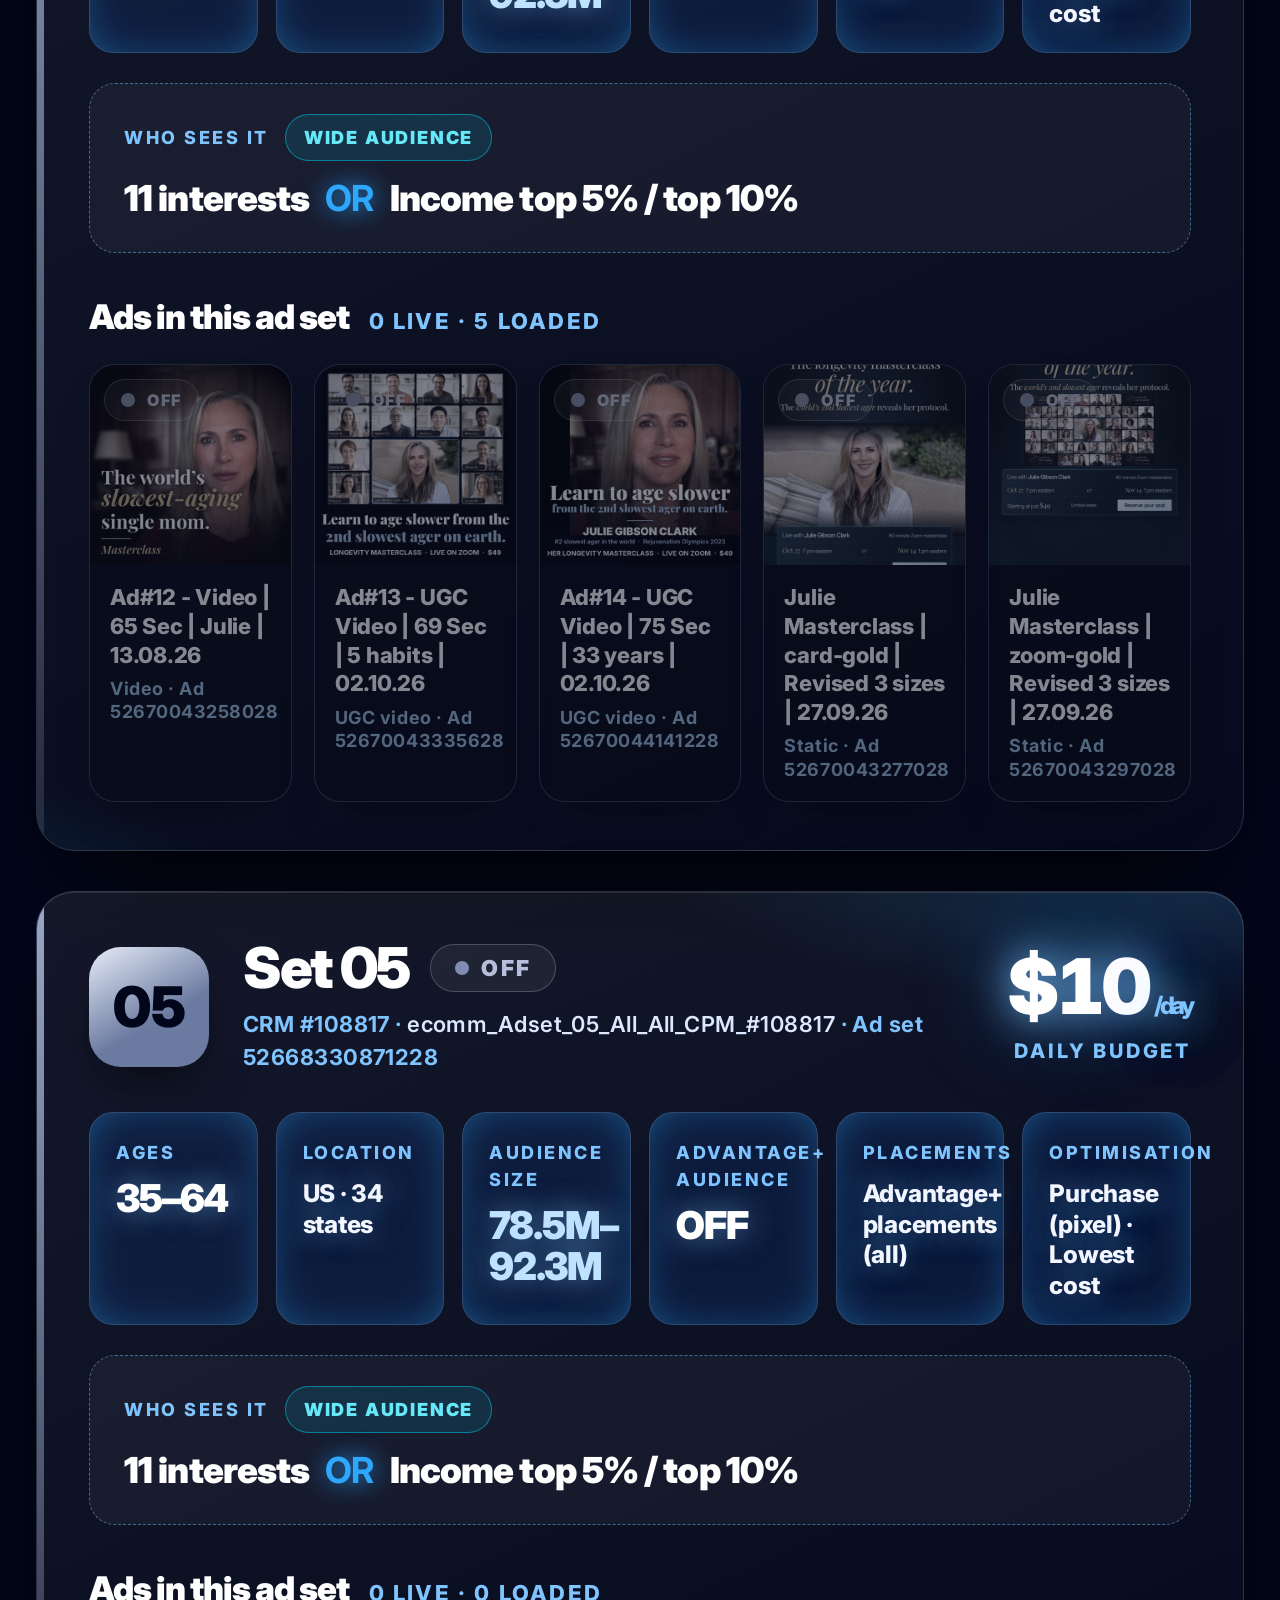
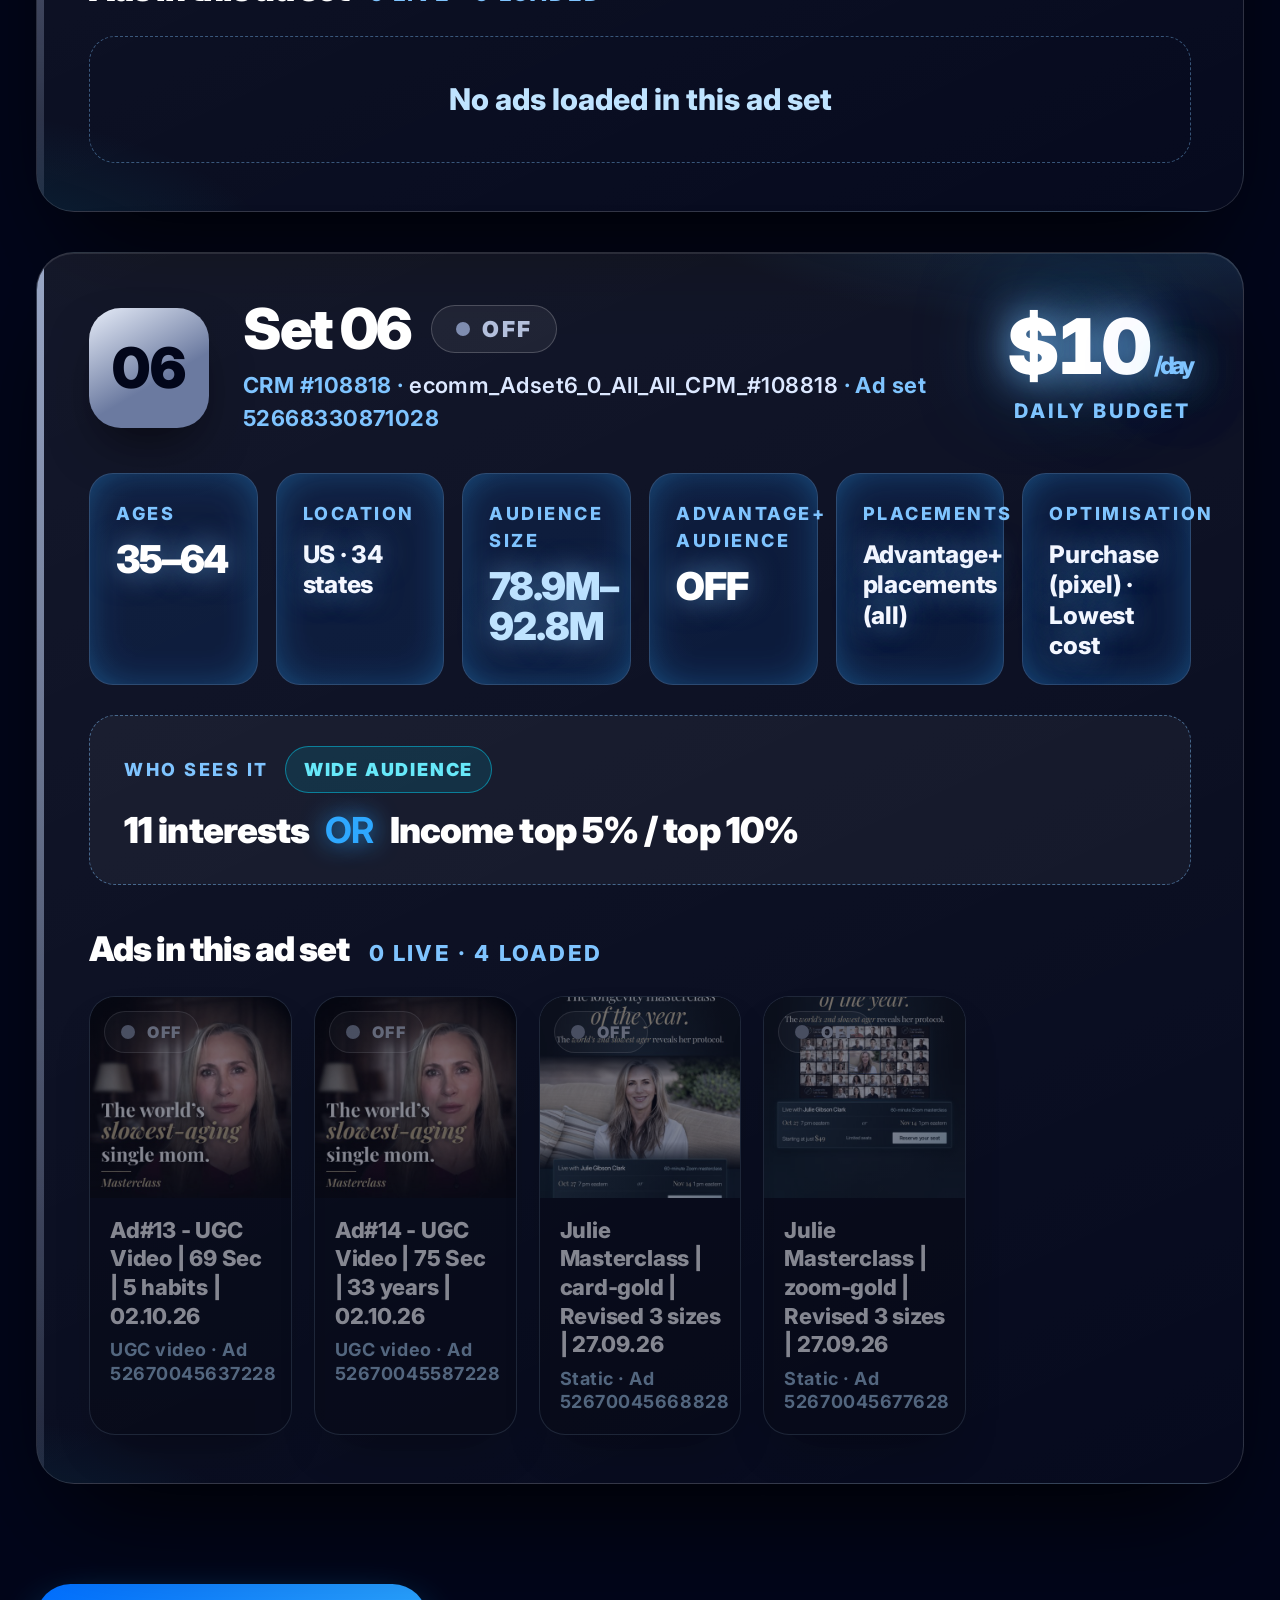
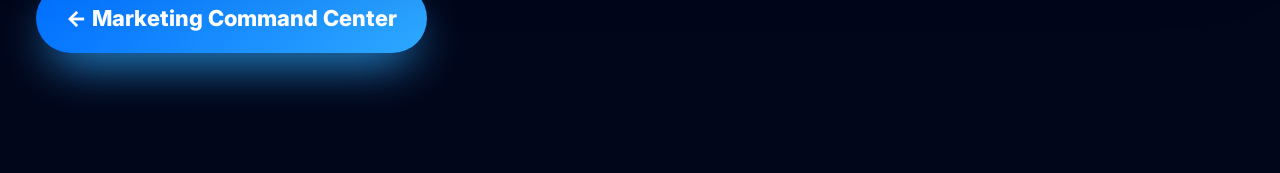
<file: adsets.html>
<!doctype html>
<html lang="en">
<head>
<meta charset="utf-8">
<meta name="viewport" content="width=device-width, initial-scale=1">
<title>Julie Masterclass — Every Ad Set · Longevity Life Academy</title>
<link rel="stylesheet" href="styles.css?v=5">
<style>
:root{--ice:#BFE3FF;--sky:#7FC4FF;--neon:#2EA8FF}
body{font-size:22px}
.wrap{max-width:1500px;margin:0 auto;padding:40px 36px 120px;position:relative;z-index:1}
.top{display:flex;align-items:flex-end;justify-content:space-between;gap:24px;flex-wrap:wrap;margin-bottom:46px}
.eyebrow{display:inline-flex;align-items:center;gap:12px;padding:12px 22px;border-radius:999px;border:1px solid rgba(127,196,255,.45);background:rgba(0,110,255,.12);font-size:18px;font-weight:800;letter-spacing:.18em;text-transform:uppercase;color:var(--sky);box-shadow:0 0 40px -8px rgba(46,168,255,.8)}
.eyebrow i{width:12px;height:12px;border-radius:50%;background:#10B981;box-shadow:0 0 16px #10B981}
h1{font-size:clamp(56px,7vw,110px);font-weight:900;letter-spacing:-.045em;line-height:.95;margin:26px 0 14px;background:linear-gradient(90deg,#fff 0%,var(--ice) 50%,var(--neon) 100%);-webkit-background-clip:text;background-clip:text;color:transparent;filter:drop-shadow(0 0 40px rgba(46,168,255,.55))}
.lead{font-size:clamp(24px,2.2vw,32px);color:#DCE8FF;font-weight:600;max-width:1200px;line-height:1.35}
.lead b{color:#fff}
.stamp{text-align:right;font-size:20px;color:var(--sky);font-weight:700;line-height:1.5}
.stamp b{display:block;color:#fff;font-size:26px}
/* hero numbers */
.heronums{display:grid;grid-template-columns:repeat(4,minmax(0,1fr));gap:22px;margin:44px 0 70px}
.hn{position:relative;padding:34px 34px 30px;border-radius:30px;border:1px solid rgba(127,196,255,.35);background:radial-gradient(500px 200px at 50% -40%,rgba(46,168,255,.45),transparent 70%),linear-gradient(160deg,rgba(255,255,255,.08),rgba(255,255,255,.02));box-shadow:0 40px 90px -30px rgba(0,0,0,.9),0 0 90px -30px rgba(46,168,255,.9),inset 0 1px 0 rgba(255,255,255,.2)}
.hn .v{font-size:clamp(64px,6.4vw,104px);font-weight:900;letter-spacing:-.05em;line-height:1;color:#fff;text-shadow:0 0 40px rgba(127,196,255,.9),0 0 90px rgba(46,168,255,.6);font-variant-numeric:tabular-nums}
.hn .v small{font-size:.42em;color:var(--sky);font-weight:800;margin-left:6px}
.hn .l{margin-top:14px;font-size:20px;font-weight:800;letter-spacing:.14em;text-transform:uppercase;color:var(--sky)}
/* ad set cards */
.sets{display:flex;flex-direction:column;gap:40px}
.set{position:relative;border:1px solid rgba(127,196,255,.3);border-radius:38px;padding:48px 52px;overflow:hidden;
  background:radial-gradient(900px 320px at 95% -10%,rgba(46,168,255,.28),transparent 65%),radial-gradient(600px 300px at -10% 110%,rgba(6,182,212,.18),transparent 65%),linear-gradient(155deg,rgba(255,255,255,.075),rgba(255,255,255,.02));
  box-shadow:0 50px 110px -34px rgba(0,0,0,.95),0 0 120px -40px rgba(46,168,255,.8),inset 0 1px 0 rgba(255,255,255,.16)}
.set::before{content:"";position:absolute;left:0;top:0;bottom:0;width:7px;background:linear-gradient(180deg,#fff,var(--neon) 40%,rgba(46,168,255,.15));box-shadow:0 0 30px var(--neon)}
.set.off{box-shadow:0 50px 110px -34px rgba(0,0,0,.95),inset 0 1px 0 rgba(255,255,255,.1);border-color:rgba(255,255,255,.14)}
.set.off::before{background:linear-gradient(180deg,#9AA8C7,rgba(154,168,199,.15));box-shadow:none}
.shead{display:grid;grid-template-columns:120px 1fr auto;gap:34px;align-items:center;margin-bottom:38px}
.snum{width:120px;height:120px;border-radius:32px;display:grid;place-items:center;font-size:56px;font-weight:900;color:#02061A;background:linear-gradient(150deg,#fff 0%,var(--neon) 60%);box-shadow:0 24px 50px -14px var(--neon),0 0 60px -10px rgba(46,168,255,.9),inset 0 2px 4px rgba(255,255,255,.7)}
.set.off .snum{background:linear-gradient(150deg,#E6ECF8,#6B7AA0 60%);box-shadow:0 24px 50px -14px rgba(0,0,0,.6)}
.stitle{font-size:clamp(44px,4.4vw,68px);font-weight:900;letter-spacing:-.04em;line-height:1;color:#fff;display:flex;align-items:center;gap:22px;flex-wrap:wrap}
.ssub{margin-top:12px;font-size:22px;font-weight:700;color:var(--sky);letter-spacing:.02em}
.ssub span{color:#DCE8FF;font-weight:600}
.pill{display:inline-flex;align-items:center;gap:12px;padding:12px 24px;border-radius:999px;font-size:22px;font-weight:900;letter-spacing:.1em;text-transform:uppercase;white-space:nowrap}
.pill.on{background:rgba(16,185,129,.16);color:#6EE7B7;border:1px solid rgba(16,185,129,.55);box-shadow:0 0 40px -8px rgba(16,185,129,.9)}
.pill.on::before{content:"";width:14px;height:14px;border-radius:50%;background:#10B981;box-shadow:0 0 18px #10B981}
.pill.off{background:rgba(255,255,255,.06);color:#B4C0DC;border:1px solid rgba(255,255,255,.2)}
.pill.off::before{content:"";width:14px;height:14px;border-radius:50%;background:#7F8DB0}
.budget{text-align:right}
.budget .m{font-size:clamp(64px,6vw,96px);font-weight:900;letter-spacing:-.05em;line-height:1;color:#fff;text-shadow:0 0 40px rgba(127,196,255,.9),0 0 90px rgba(46,168,255,.6);font-variant-numeric:tabular-nums}
.budget .m small{font-size:24px;color:var(--sky);font-weight:800;margin-left:6px}
.budget .r{margin-top:10px;font-size:20px;font-weight:800;letter-spacing:.14em;text-transform:uppercase;color:var(--sky)}
/* config tiles */
.cfg{display:grid;grid-template-columns:repeat(6,minmax(0,1fr));gap:18px;margin-bottom:30px}
.tile{padding:26px 26px 24px;border-radius:24px;background:rgba(0,110,255,.1);border:1px solid rgba(127,196,255,.28);box-shadow:inset 0 0 60px -30px rgba(46,168,255,.9)}
.tile .k{font-size:18px;font-weight:800;letter-spacing:.14em;text-transform:uppercase;color:var(--sky)}
.tile .v{margin-top:12px;font-size:clamp(34px,3vw,46px);font-weight:900;letter-spacing:-.03em;line-height:1.05;color:#fff;text-shadow:0 0 30px rgba(127,196,255,.6)}
.tile .v.ice{color:var(--ice)}
.tile .v.txt{font-size:clamp(24px,1.9vw,30px);font-weight:800;line-height:1.25;color:#F4F7FF;letter-spacing:-.01em}
.rule{padding:30px 34px;border-radius:26px;background:rgba(255,255,255,.045);border:1px dashed rgba(127,196,255,.45);margin-bottom:38px}
.rule .k{font-size:18px;font-weight:800;letter-spacing:.14em;text-transform:uppercase;color:var(--sky);margin-bottom:14px;display:flex;align-items:center;gap:16px;flex-wrap:wrap}
.rule .r{font-size:clamp(30px,2.8vw,42px);font-weight:900;letter-spacing:-.025em;line-height:1.3;color:#fff}
.rule .r b{color:var(--neon);text-shadow:0 0 24px rgba(46,168,255,.9);padding:0 10px}
.rule .list{margin-top:14px;font-size:24px;font-weight:600;color:var(--ice);line-height:1.6}
.tag{display:inline-flex;padding:9px 18px;border-radius:999px;font-size:18px;font-weight:900;letter-spacing:.1em;text-transform:uppercase;border:1px solid}
.tag.wide{color:#67E8F9;border-color:rgba(6,182,212,.6);background:rgba(6,182,212,.14)}
.tag.ii{color:var(--sky);border-color:rgba(127,196,255,.6);background:rgba(0,110,255,.18)}
.tag.rt{color:#D8CCFF;border-color:rgba(167,139,250,.6);background:rgba(167,139,250,.16)}
/* ads */
.adsh{display:flex;align-items:baseline;gap:20px;margin-bottom:22px;flex-wrap:wrap}
.adsh .t{font-size:34px;font-weight:900;letter-spacing:-.03em;color:#fff}
.adsh .c{font-size:22px;font-weight:800;color:var(--sky);letter-spacing:.1em;text-transform:uppercase}
.ads{display:grid;grid-template-columns:repeat(5,minmax(0,1fr));gap:22px}
.ad{border-radius:26px;overflow:hidden;border:1px solid rgba(127,196,255,.3);background:#050A1F;box-shadow:0 24px 50px -22px rgba(0,0,0,.9),0 0 50px -24px rgba(46,168,255,.8);transition:transform .25s}
.ad:hover{transform:translateY(-6px)}
.ad.off{opacity:.5;filter:saturate(.5)}
.ad.off{box-shadow:0 24px 50px -22px rgba(0,0,0,.9)}
.ad .ph{position:relative;aspect-ratio:1/1;background:#070C22}
.ad .ph img{width:100%;height:100%;object-fit:cover;display:block}
.ad.static .ph img{object-fit:contain}
.ad .ph .st{position:absolute;left:14px;top:14px}
.ad .ph .st .pill{padding:8px 16px;font-size:16px}
.ad .nm{padding:18px 20px 20px;font-size:22px;font-weight:800;color:#fff;line-height:1.3;letter-spacing:-.01em}
.ad .nm small{display:block;margin-top:8px;font-size:18px;font-weight:700;color:var(--sky);letter-spacing:.03em}
.empty{padding:40px;border-radius:26px;border:1px dashed rgba(127,196,255,.4);text-align:center;font-size:30px;font-weight:800;color:var(--ice)}
.back{display:inline-flex;align-items:center;gap:10px;margin-top:60px;padding:18px 30px;border-radius:999px;font-size:22px;font-weight:800;color:#fff;text-decoration:none;background:linear-gradient(135deg,var(--brand),var(--neon));box-shadow:0 20px 50px -14px var(--neon)}
@media(max-width:1200px){.cfg{grid-template-columns:repeat(3,minmax(0,1fr))}.ads{grid-template-columns:repeat(3,minmax(0,1fr))}.heronums{grid-template-columns:repeat(2,minmax(0,1fr))}}
@media(max-width:760px){body{font-size:20px}.wrap{padding:26px 18px 90px}.set{padding:30px 22px;border-radius:30px}.shead{grid-template-columns:84px 1fr}.snum{width:84px;height:84px;font-size:40px;border-radius:24px}
  .budget{grid-column:1/-1;text-align:left}.cfg{grid-template-columns:1fr 1fr}.ads{grid-template-columns:1fr 1fr}.heronums{grid-template-columns:1fr 1fr}.hn{padding:24px 20px}.hn .l{font-size:16px}.tile{padding:20px 18px}.rule{padding:22px 20px}}
</style>
</head>
<body>
<div class="wrap">
  <header class="top">
    <div>
      <div class="eyebrow"><i></i> Longevity Life Academy · Julie Masterclass</div>
      <h1>Every ad set.<br>One screen.</h1>
      <p class="lead">Campaign <b>#118149</b> · all ad sets optimise for <b>Purchase</b> (pixel 1440305917310328), lowest cost, Advantage+ audience <b>off</b>. Dimmed sets hold ads but spend nothing until switched on.</p>
    </div>
    <div class="stamp" id="stamp"></div>
  </header>
  <section class="heronums" id="heronums"></section>
  <section class="sets" id="sets"></section>
  <a class="back" href="index.html">← Marketing Command Center</a>
</div>
<script src="campaign.js?v=5"></script>
<script>
(function(){
  var C=window.CAMPAIGN, sets=C.adsets.filter(function(a){return a.label.indexOf('TEST')!==0;});
  sets.sort(function(a,b){return a.label.localeCompare(b.label);});
  function M(n){return n>=1e6?(n/1e6).toFixed(1).replace(/\.0$/,'')+'M':n>=1e3?Math.round(n/1e3)+'K':String(n);}
  function size(s){return s?M(s[0])+'–'+M(s[1]):'—';}
  function money(n){return '$'+Math.round(n).toLocaleString();}
  function st(a){return a.status==='ACTIVE'?'<span class="pill on">Live</span>':'<span class="pill off">Off</span>';}
  function tag(a){ if(a.custom&&a.custom.length) return '<span class="tag rt">Retargeting</span>'; return a.size&&a.size[0]>60e6?'<span class="tag wide">Wide audience</span>':'<span class="tag ii">Interest + intent</span>'; }
  function rule(a){
    if(a.custom&&a.custom.length) return '<div class="r">Only people already in our audiences</div><div class="list">'+a.custom.join(' · ')+'</div>';
    if(!a.rules.length) return '<div class="r">Broad — no interest rules</div>';
    return '<div class="r">'+a.rules.map(function(r){return r.replace(/ OR /g,' <b>OR</b> ');}).join(' <b>AND</b> ')+'</div>';
  }
  var live=sets.filter(function(a){return a.status==='ACTIVE';});
  var adsAll=sets.reduce(function(s,a){return s+a.ads.length;},0), adsLive=sets.reduce(function(s,a){return s+a.ads.filter(function(x){return x.status==='ACTIVE';}).length;},0);
  document.getElementById('stamp').innerHTML='<b>Pulled from Meta</b>'+C.pulled+'<br>Account 1459085242361281';
  document.getElementById('heronums').innerHTML=
    '<div class="hn"><div class="v">'+sets.length+'</div><div class="l">Ad sets</div></div>'+
    '<div class="hn"><div class="v">'+live.length+'</div><div class="l">Live now</div></div>'+
    '<div class="hn"><div class="v">'+money(live.reduce(function(s,a){return s+a.budget;},0))+'<small>/day</small></div><div class="l">Live daily budget</div></div>'+
    '<div class="hn"><div class="v">'+adsLive+'<small>/ '+adsAll+'</small></div><div class="l">Ads live / loaded</div></div>';
  document.getElementById('sets').innerHTML=sets.map(function(a,i){
    var on=a.status==='ACTIVE';
    var ads=a.ads.length?'<div class="ads">'+a.ads.map(function(ad){var l=ad.status==='ACTIVE';
      return '<div class="ad '+(l?'on':'off')+(ad.kind==='Static'?' static':'')+'"><div class="ph"><img src="'+ad.img+'" alt="'+ad.name+'"><span class="st">'+(l?'<span class="pill on">Live</span>':'<span class="pill off">Off</span>')+'</span></div><div class="nm">'+ad.name+'<small>'+ad.kind+' · Ad '+ad.id+'</small></div></div>';}).join('')+'</div>'
      :'<div class="empty">No ads loaded in this ad set</div>';
    return '<article class="set '+(on?'on':'off')+'">'+
      '<div class="shead"><div class="snum">'+String(i+1).padStart(2,'0')+'</div>'+
        '<div><div class="stitle">'+a.label+' '+st(a)+'</div><div class="ssub">CRM #'+a.crm+' · <span>'+a.name+'</span> · Ad set '+a.id+'</div></div>'+
        '<div class="budget"><div class="m">'+money(a.budget)+'<small>/day</small></div><div class="r">Daily budget</div></div></div>'+
      '<div class="cfg">'+
        '<div class="tile"><div class="k">Ages</div><div class="v">'+a.age+'</div></div>'+
        '<div class="tile"><div class="k">Location</div><div class="v txt">'+a.geo+'</div></div>'+
        '<div class="tile"><div class="k">Audience size</div><div class="v ice">'+size(a.size)+'</div></div>'+
        '<div class="tile"><div class="k">Advantage+ audience</div><div class="v">'+a.aplus+'</div></div>'+
        '<div class="tile"><div class="k">Placements</div><div class="v txt">'+a.placements+'</div></div>'+
        '<div class="tile"><div class="k">Optimisation</div><div class="v txt">'+a.opt+' · '+a.bid+(a.learning?' · '+a.learning.toLowerCase():'')+'</div></div>'+
      '</div>'+
      '<div class="rule"><div class="k">Who sees it '+tag(a)+'</div>'+rule(a)+'</div>'+
      '<div class="adsh"><div class="t">Ads in this ad set</div><div class="c">'+a.ads.filter(function(x){return x.status==='ACTIVE';}).length+' live · '+a.ads.length+' loaded</div></div>'+ads+
    '</article>';
  }).join('');
})();
</script>
</body>
</html>
</file>
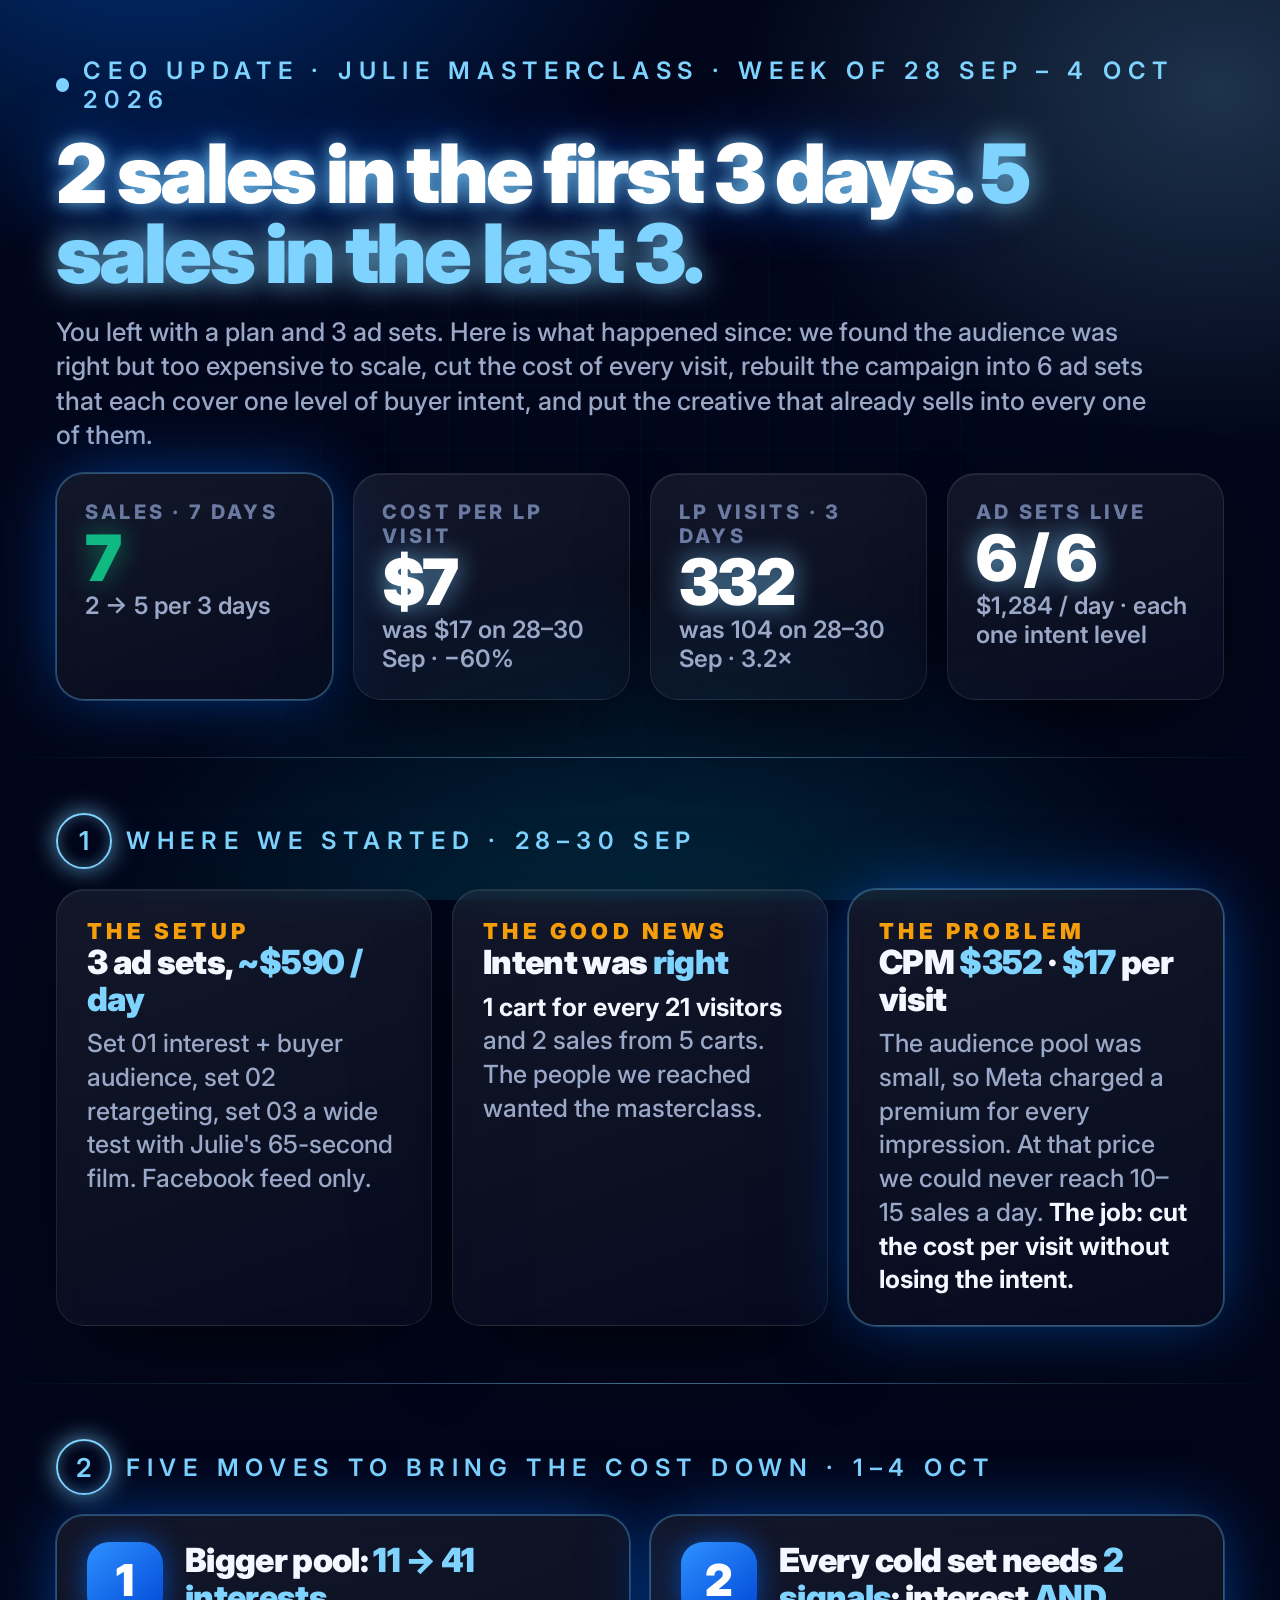
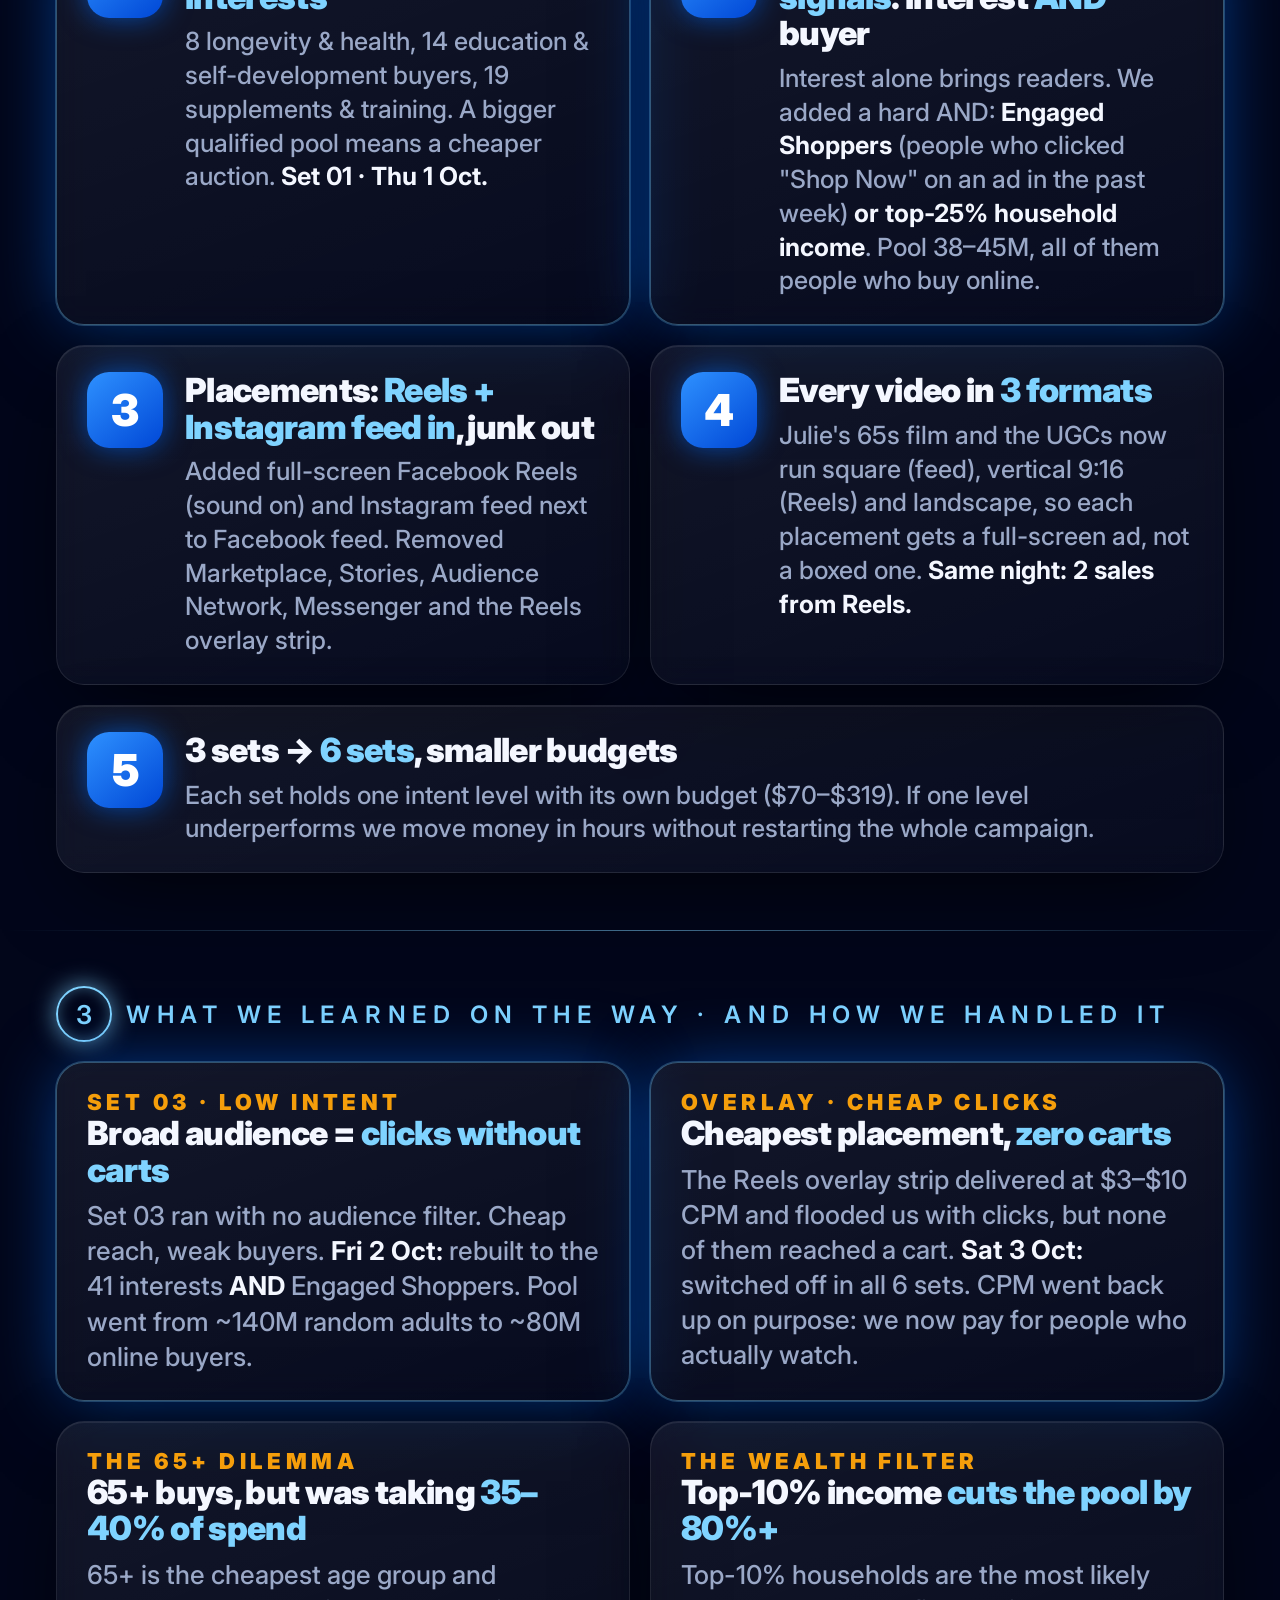
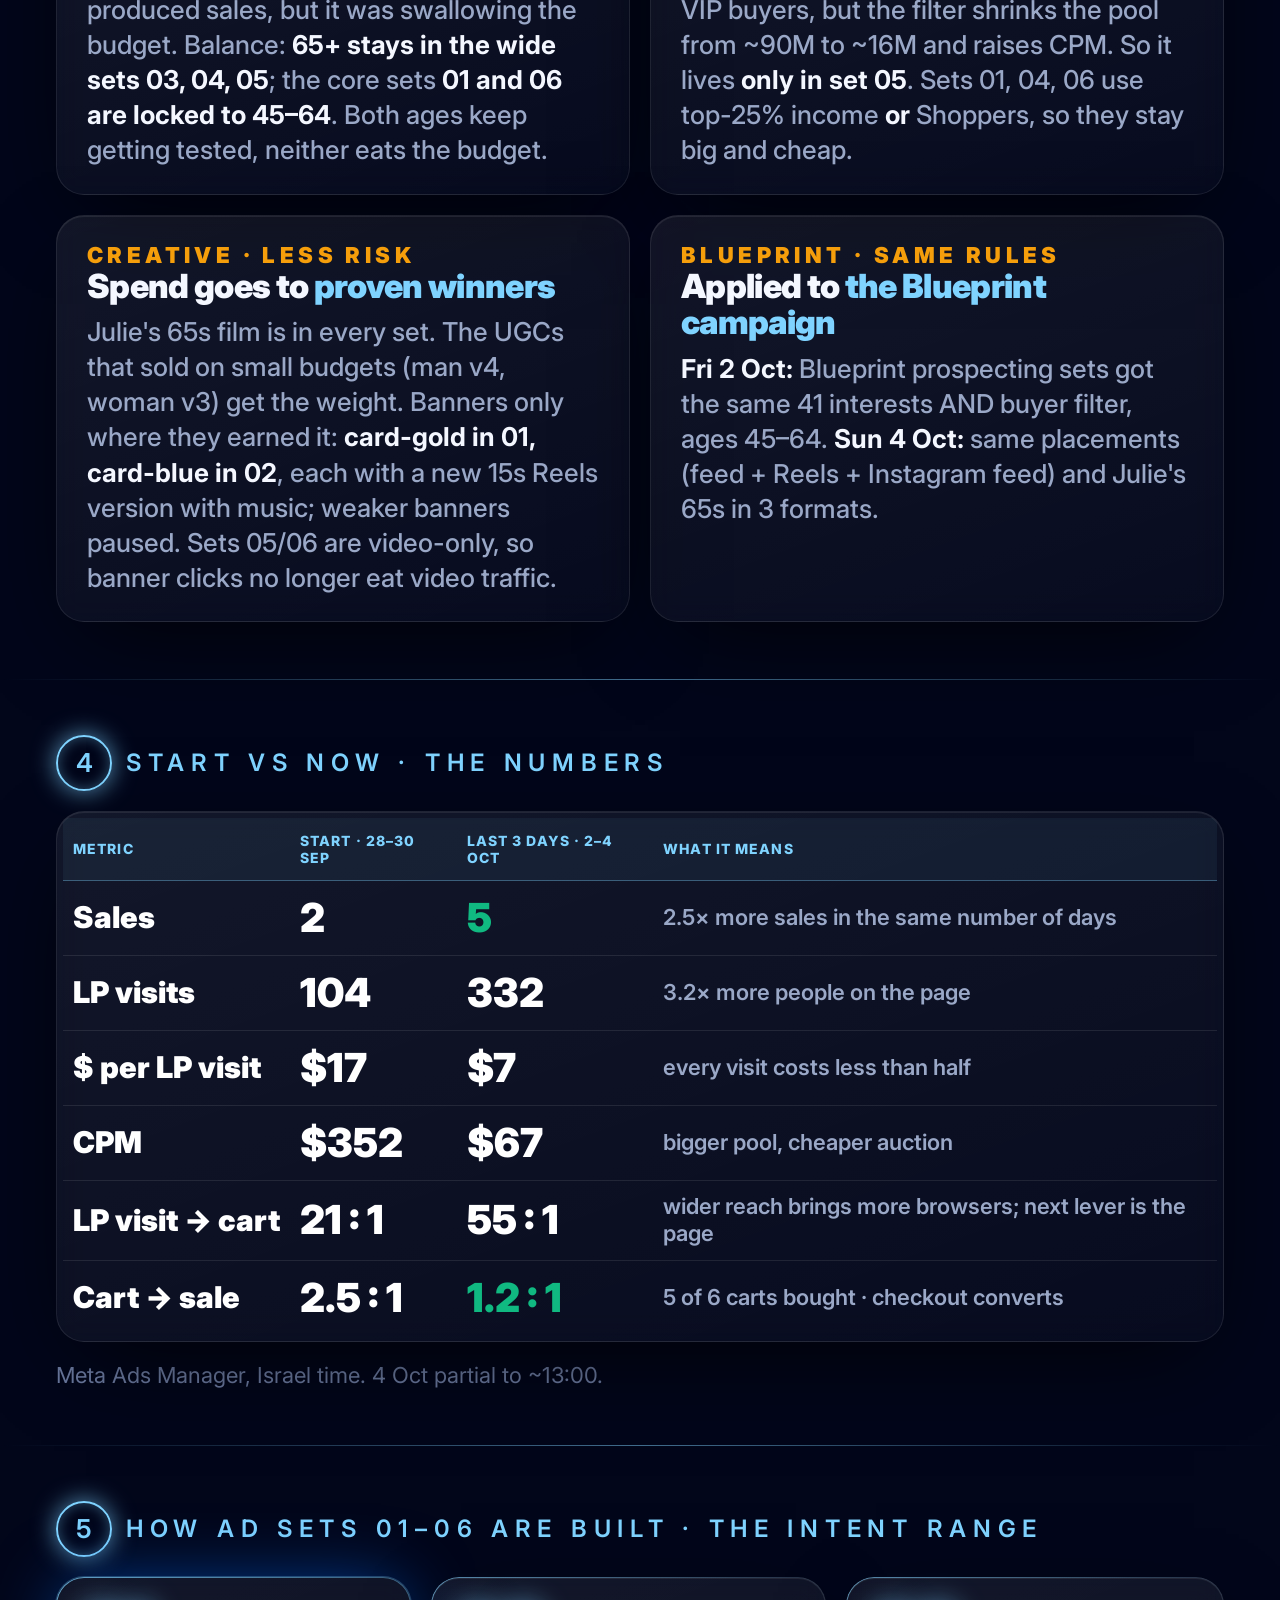
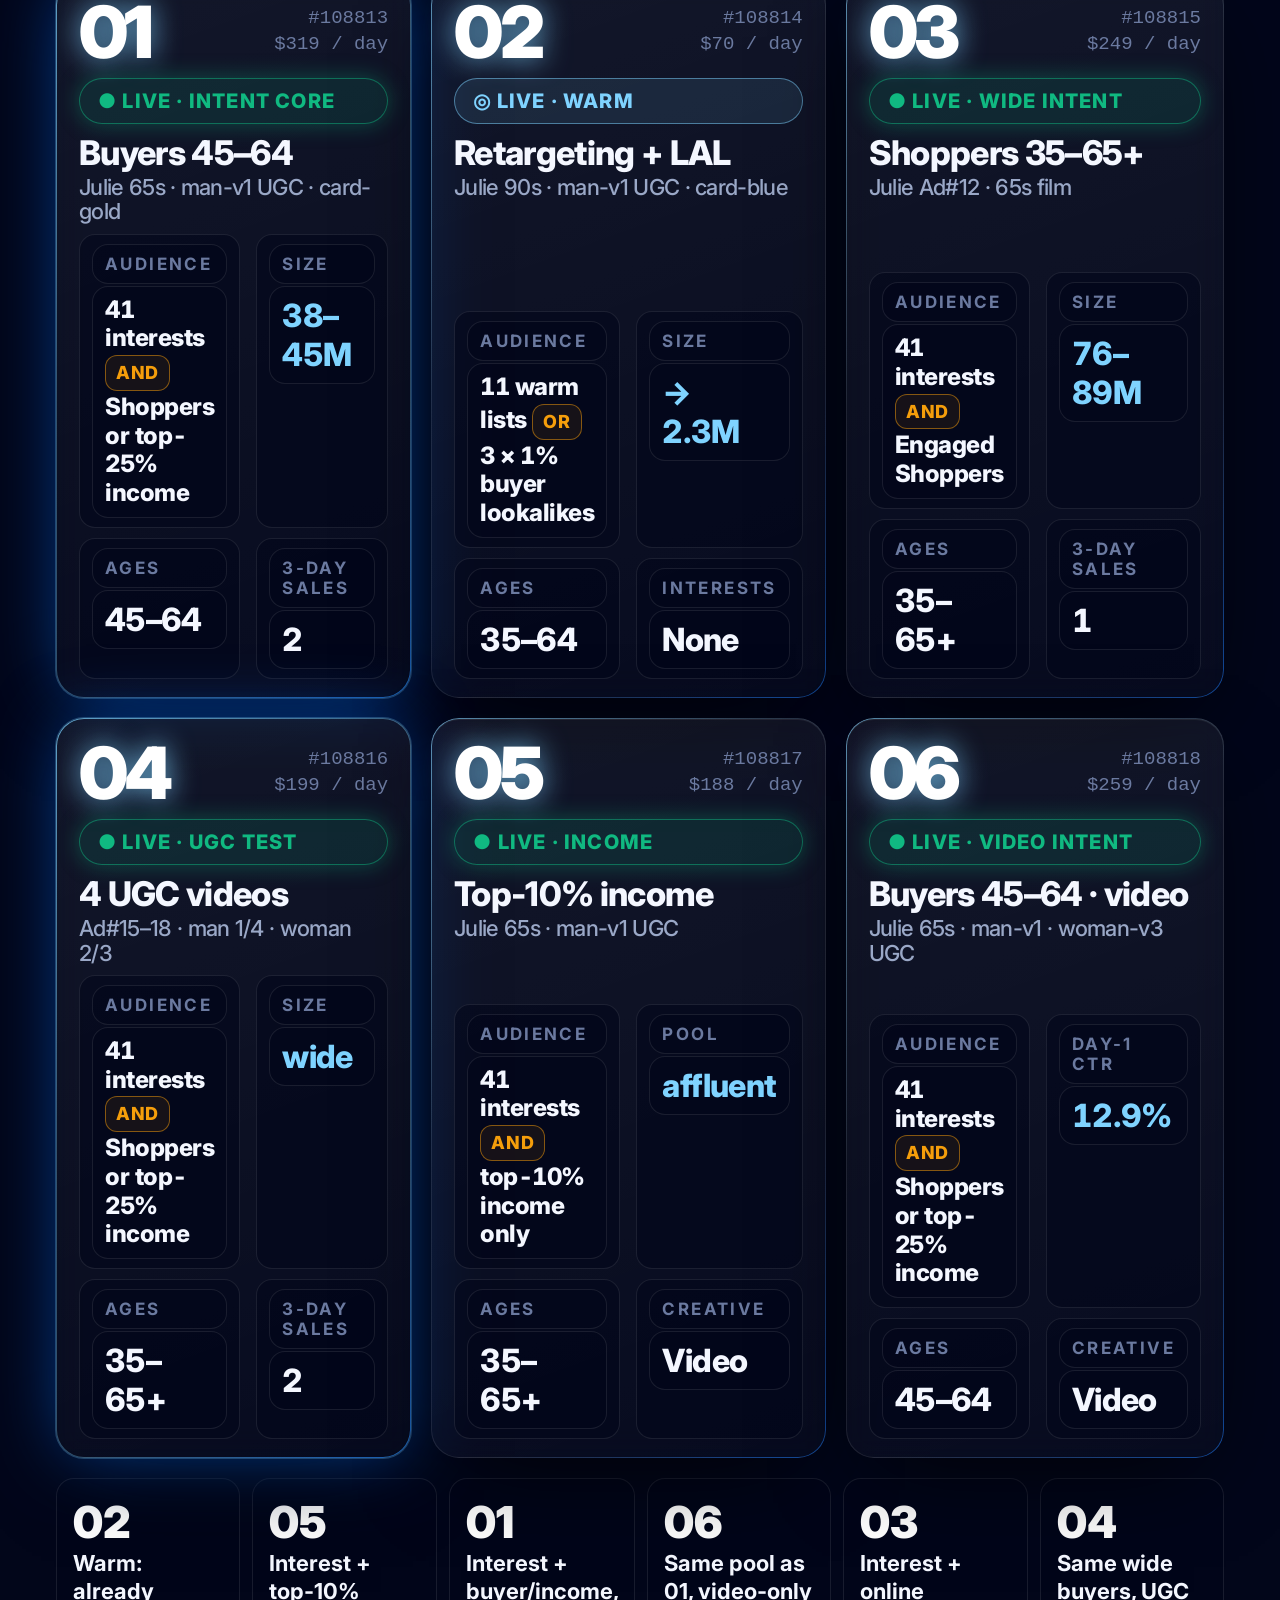
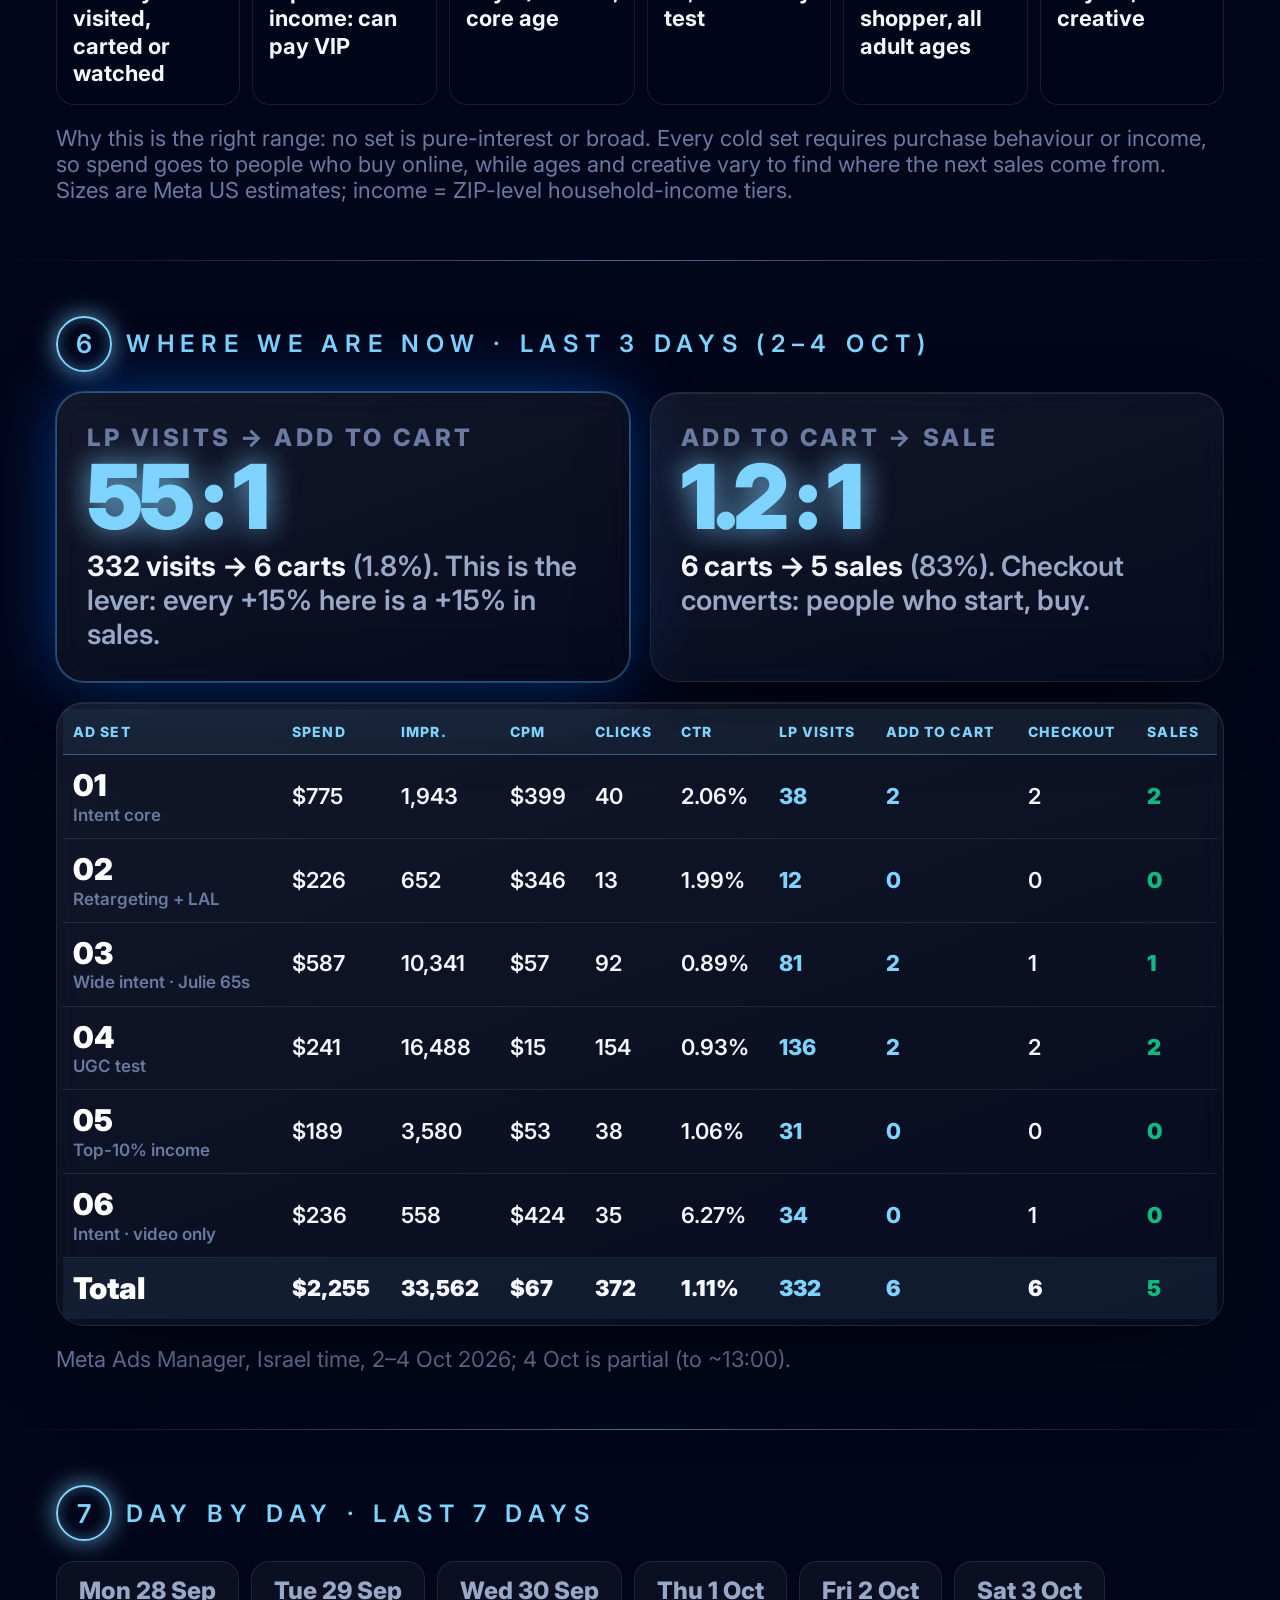
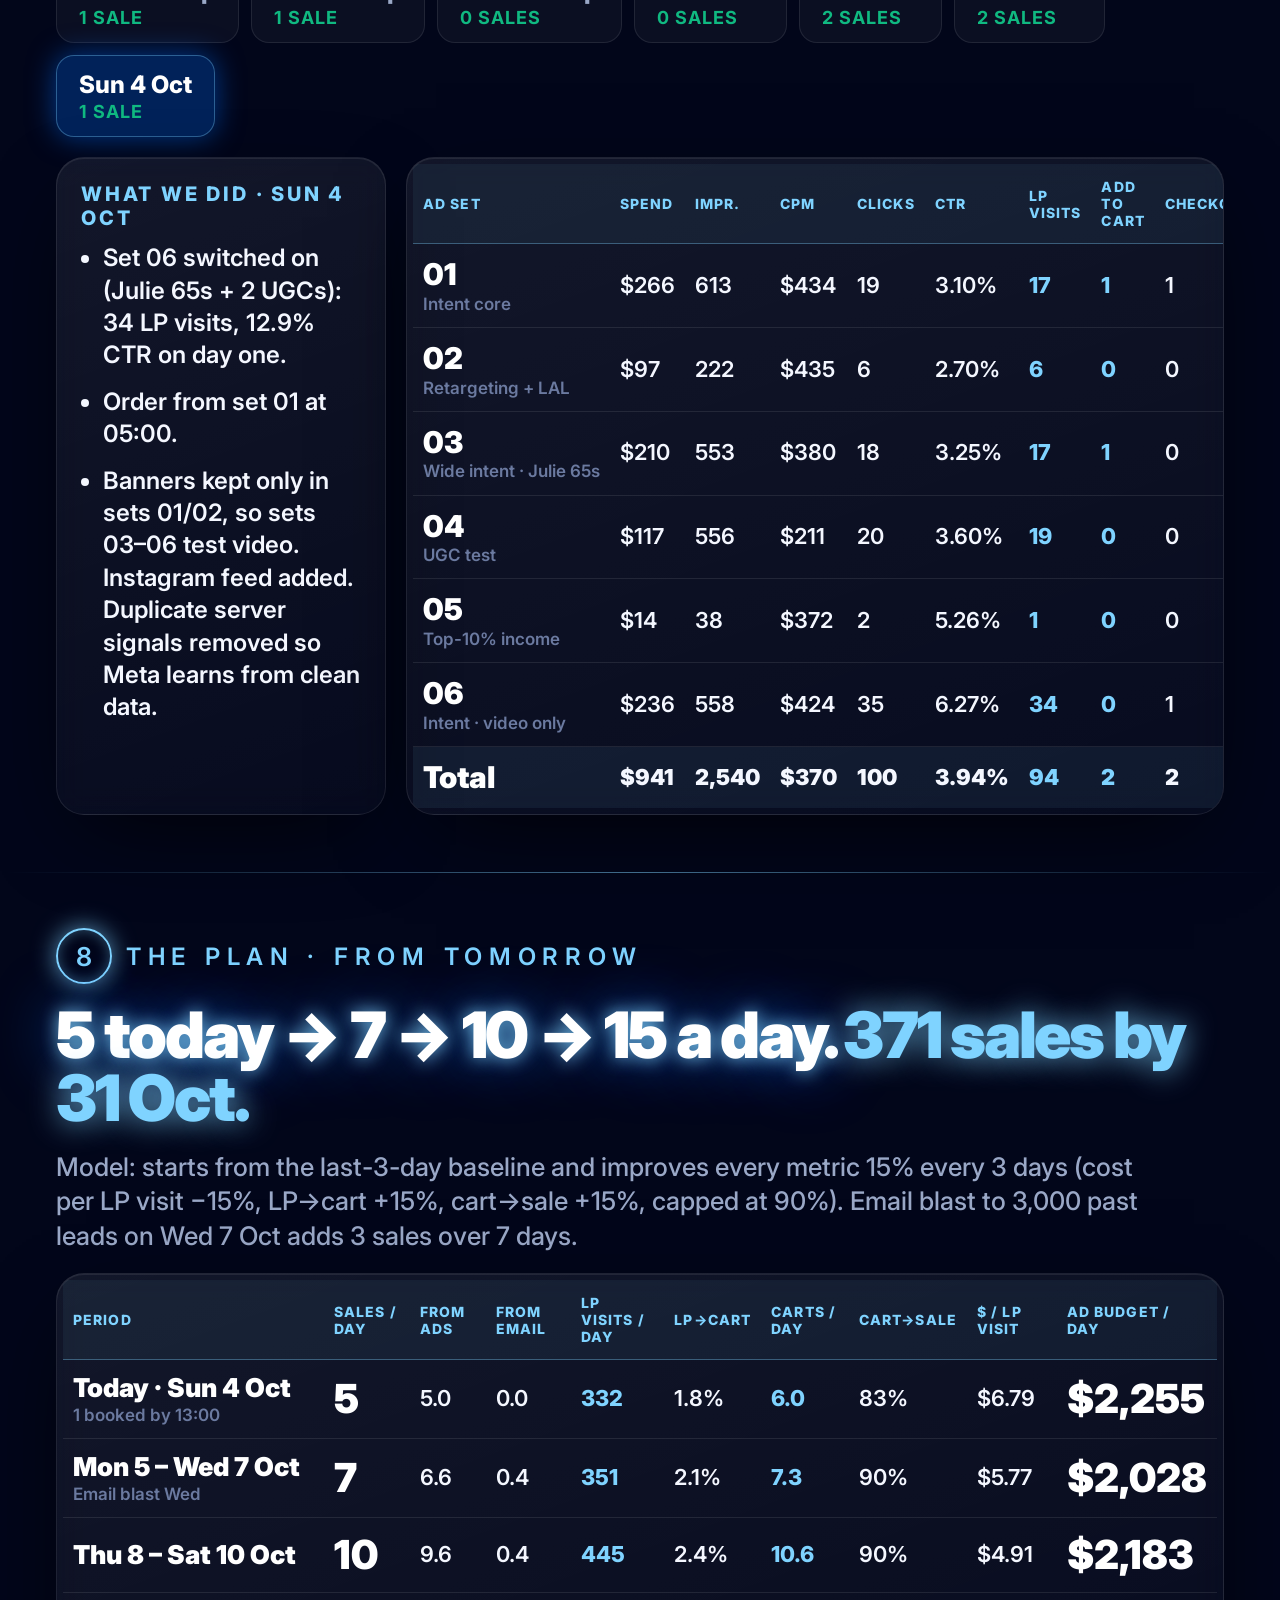
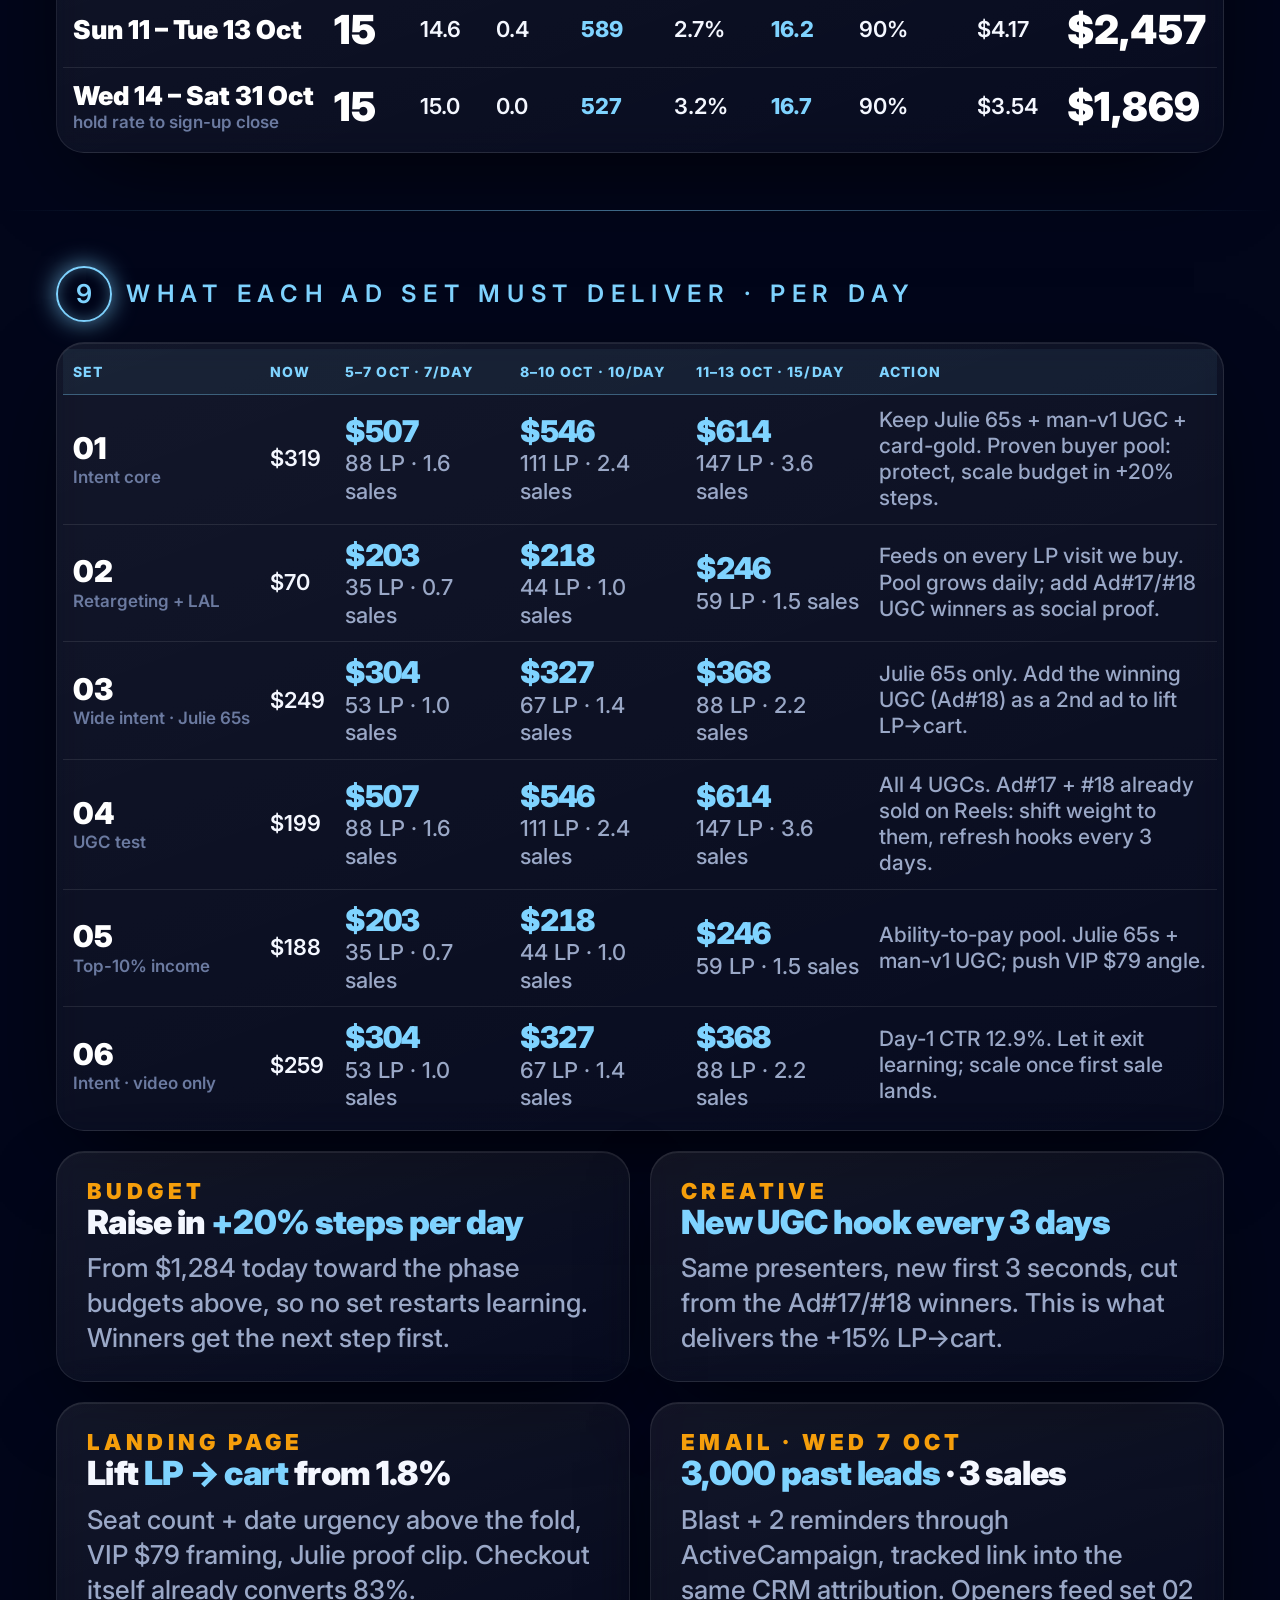
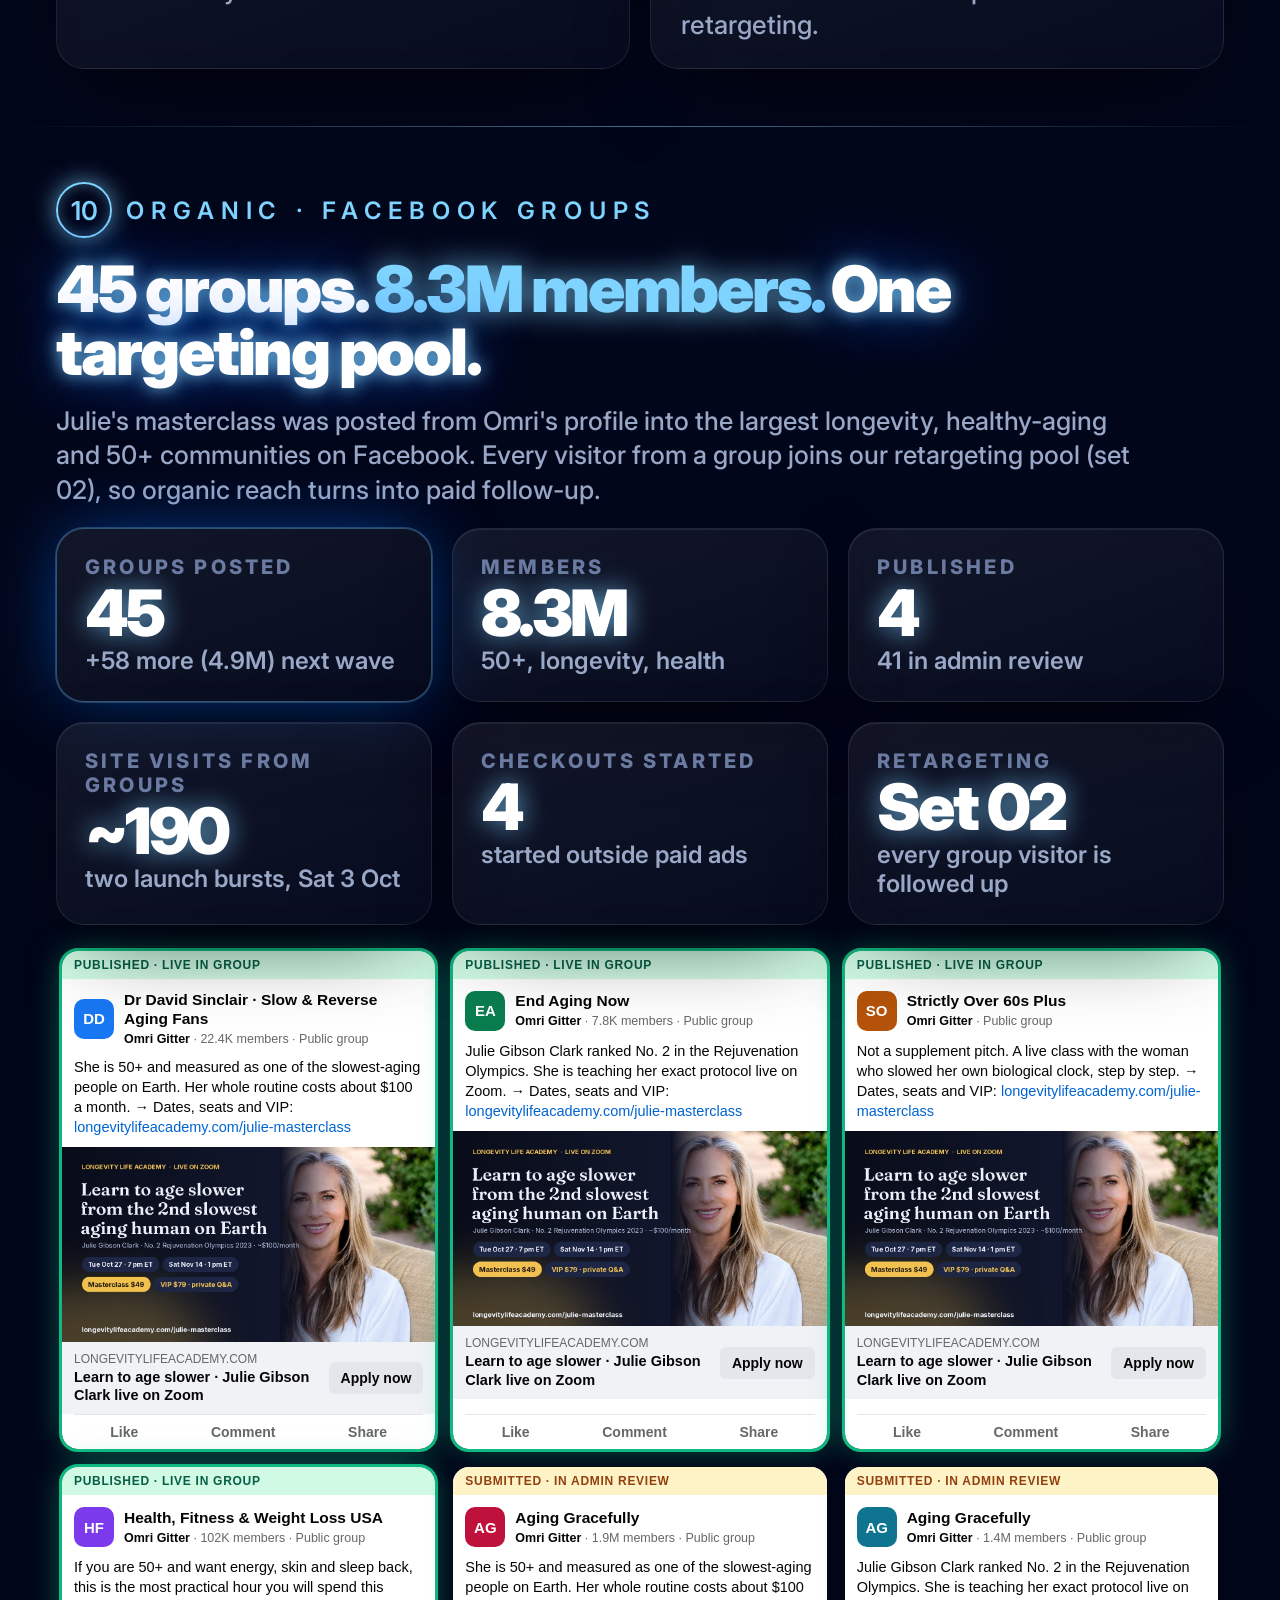
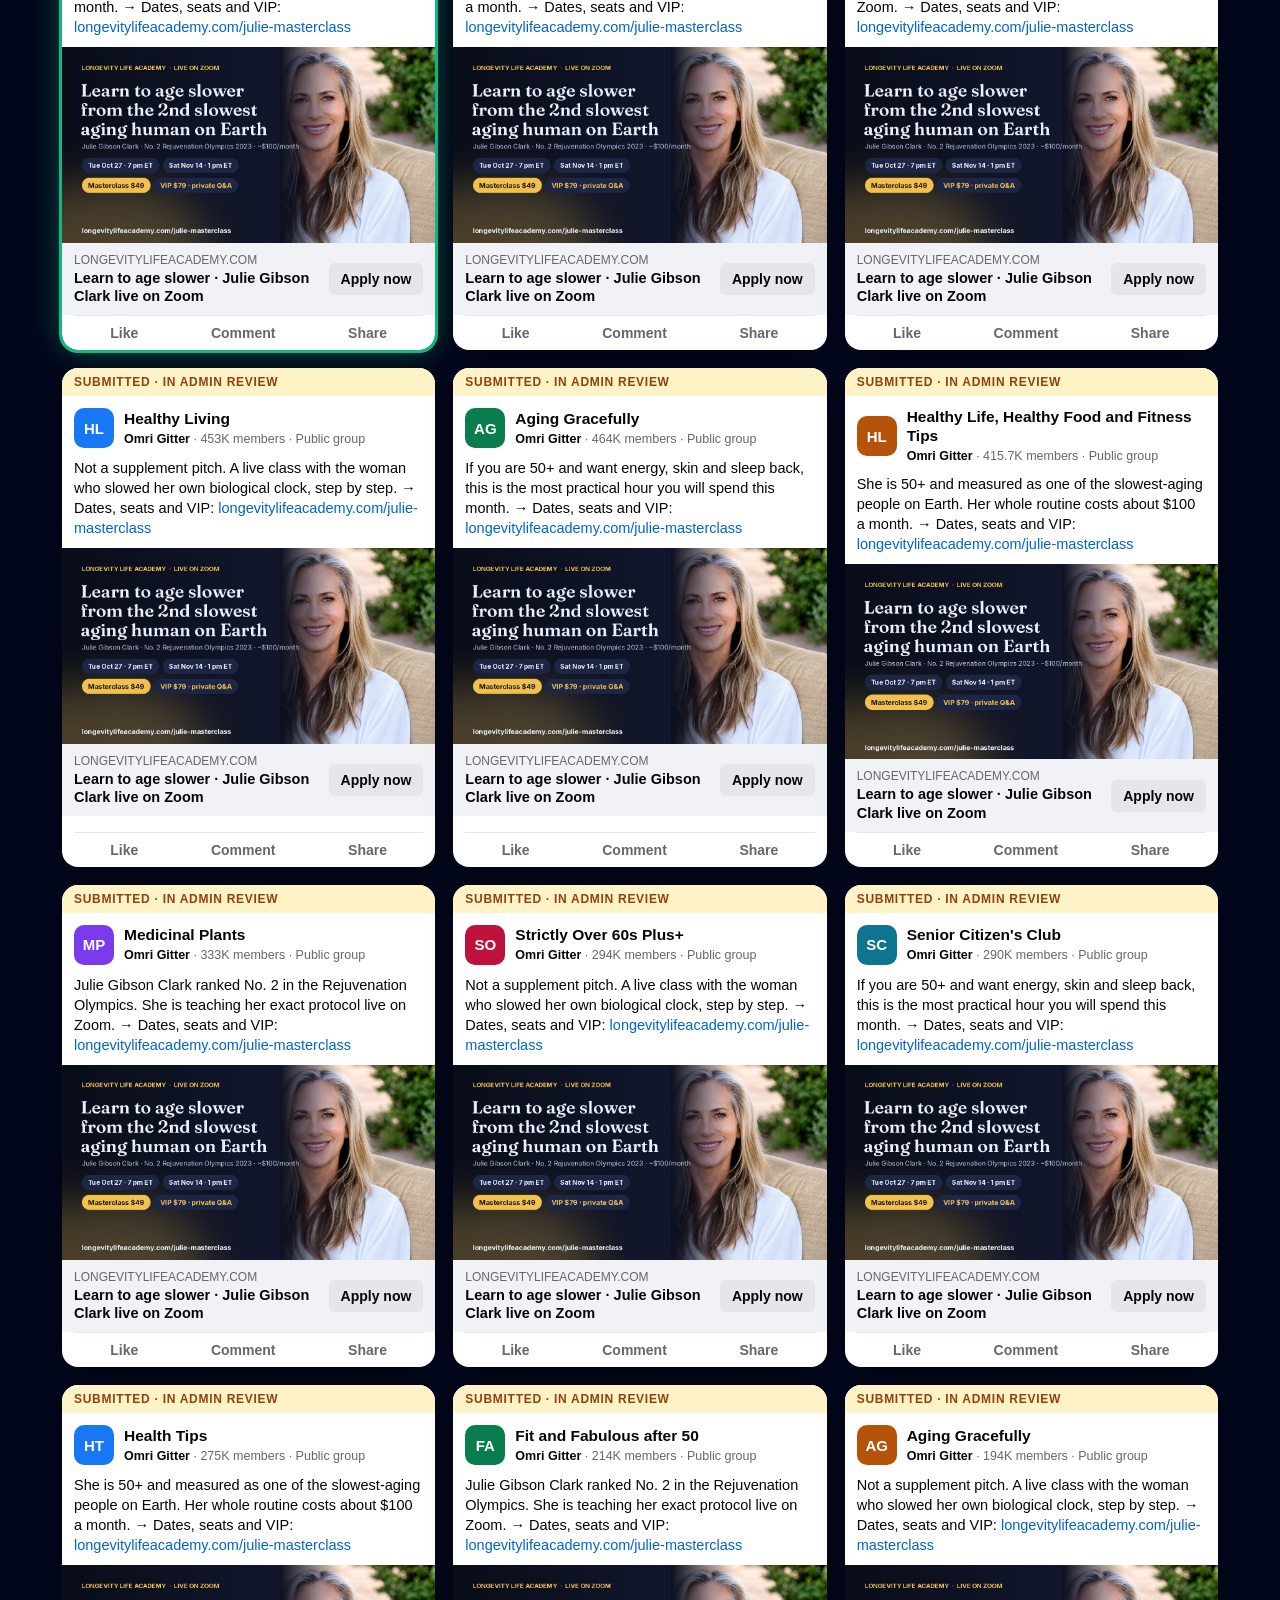
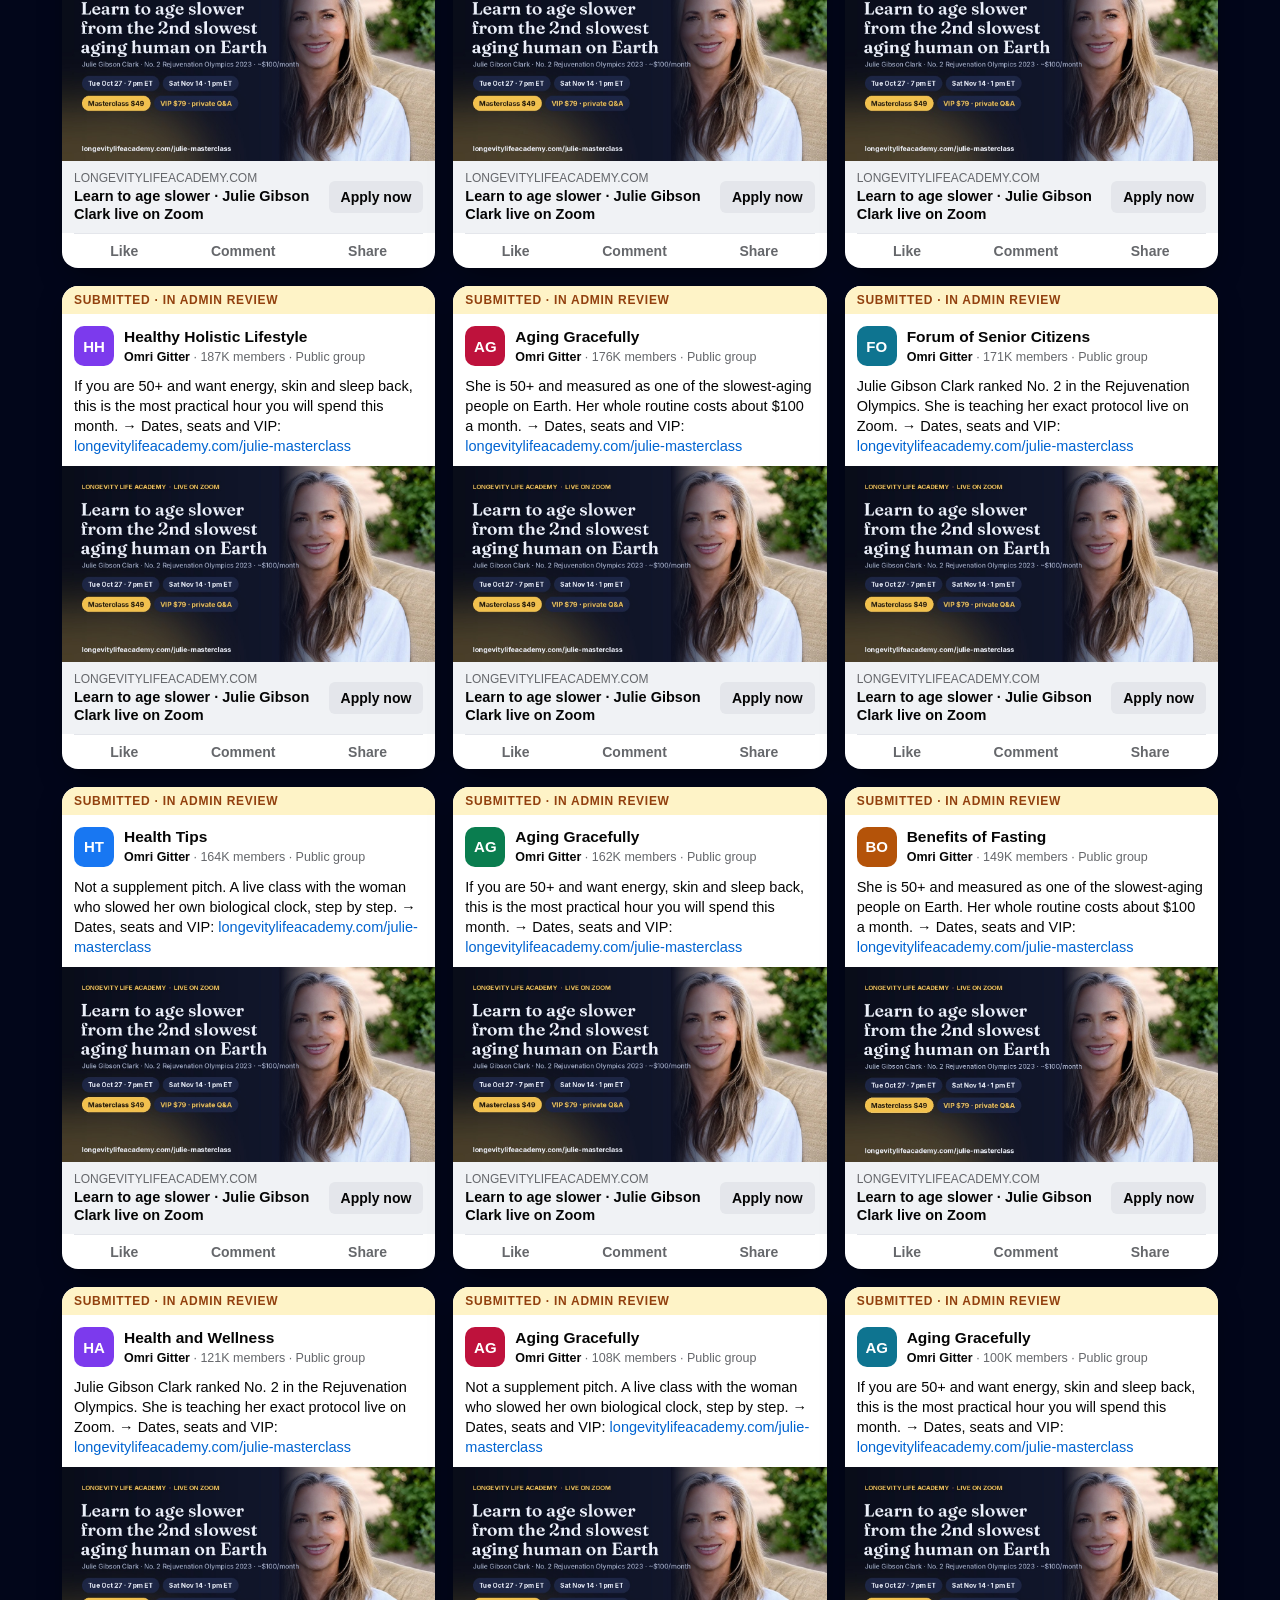
<file: masterclass-adsets.html>
<!DOCTYPE html><html lang="en"><head><meta charset="UTF-8"><meta name="viewport" content="width=device-width, initial-scale=1.0">
<title>Julie Masterclass — CEO Daily Update · Sun 4 Oct 2026</title>
<link rel="preconnect" href="https://fonts.googleapis.com"><link href="https://fonts.googleapis.com/css2?family=Inter:wght@400;500;600;700;800;900&display=swap" rel="stylesheet">
<style>
:root{--bg:#02061A;--bg2:#040B26;--txt:#F4F7FF;--mut:#9AA8C7;--mut2:#6B7AA0;--brand:#006EFF;--brand2:#3D8BFF;--ice:#7FD3FF;--cyan:#06B6D4;--emerald:#10B981;--amber:#F59E0B;--rose:#FB7185;--stroke:rgba(255,255,255,.09);--stroke2:rgba(127,211,255,.35)}
*{box-sizing:border-box;margin:0;padding:0}
html{scroll-snap-type:y proximity;scroll-behavior:smooth}
body{background:var(--bg);color:var(--txt);font-family:'Inter',-apple-system,BlinkMacSystemFont,'Segoe UI',sans-serif;-webkit-font-smoothing:antialiased;overflow-x:hidden}
body:before{content:"";position:fixed;inset:0;z-index:0;pointer-events:none;background:
 radial-gradient(900px 600px at 12% -10%,rgba(0,110,255,.38),transparent 60%),
 radial-gradient(800px 600px at 95% 10%,rgba(127,211,255,.22),transparent 60%),
 radial-gradient(1000px 700px at 50% 110%,rgba(6,182,212,.22),transparent 60%)}
body:after{content:"";position:fixed;inset:0;z-index:0;pointer-events:none;opacity:.35;background-image:linear-gradient(rgba(127,211,255,.07) 1px,transparent 1px),linear-gradient(90deg,rgba(127,211,255,.07) 1px,transparent 1px);background-size:64px 64px;mask-image:radial-gradient(ellipse at center,#000 30%,transparent 80%)}
.slide{position:relative;z-index:1;min-height:100vh;scroll-snap-align:start;padding:40px 56px 56px;display:flex;flex-direction:column;gap:20px}
.slide+.slide{border-top:1px solid transparent;background:linear-gradient(90deg,transparent,rgba(127,211,255,.5),transparent) top/100% 1px no-repeat}
.eyebrow{display:flex;align-items:center;gap:14px;font-size:24px;font-weight:600;letter-spacing:.28em;text-transform:uppercase;color:var(--ice)}
.eyebrow .n{display:inline-grid;place-items:center;width:56px;height:56px;border-radius:50%;border:2px solid var(--ice);box-shadow:0 0 24px rgba(127,211,255,.7),inset 0 0 14px rgba(127,211,255,.35);font-size:26px;letter-spacing:0}
.pulse{width:14px;height:14px;border-radius:50%;background:var(--ice);box-shadow:0 0 0 0 rgba(127,211,255,.8);animation:pulse 1.8s infinite}
@keyframes pulse{0%{box-shadow:0 0 0 0 rgba(127,211,255,.8)}100%{box-shadow:0 0 0 18px rgba(127,211,255,0)}}
h1{font-size:clamp(48px,6vw,100px);line-height:.98;letter-spacing:-.035em;font-weight:900}
h1 .glow{color:#fff;text-shadow:0 0 18px rgba(127,211,255,.9),0 0 60px rgba(0,110,255,.75)}
h1 .ice{color:var(--ice);text-shadow:0 0 30px rgba(127,211,255,.85)}
.sub{font-size:clamp(24px,2vw,34px);color:var(--mut);font-weight:500;max-width:1100px;line-height:1.35}
.meta{display:flex;flex-wrap:wrap;gap:12px 32px;font-size:24px;color:var(--mut2);font-weight:600}
.meta b{color:var(--txt)}
/* glass */
.glass{position:relative;border-radius:28px;background:linear-gradient(160deg,rgba(255,255,255,.07),rgba(255,255,255,.025));border:1px solid var(--stroke);box-shadow:0 30px 90px -30px rgba(0,0,0,.85),0 1px 0 rgba(255,255,255,.08) inset;backdrop-filter:blur(14px)}
.glass.hot{border-color:var(--stroke2);box-shadow:0 0 0 1px rgba(127,211,255,.25),0 0 70px -10px rgba(0,110,255,.6),0 30px 90px -30px rgba(0,0,0,.9)}
/* slide 1 : six set cards */
.grid6{display:grid;grid-template-columns:repeat(3,1fr);gap:20px;flex:1}
.set{padding:18px 22px 18px;display:flex;flex-direction:column;gap:10px;overflow:hidden}
.set:before{content:"";position:absolute;inset:-1px;border-radius:inherit;padding:1px;background:linear-gradient(135deg,rgba(127,211,255,.6),transparent 40%,transparent 70%,rgba(0,110,255,.5));-webkit-mask:linear-gradient(#000 0 0) content-box,linear-gradient(#000 0 0);-webkit-mask-composite:xor;mask-composite:exclude;pointer-events:none}
.set .id{display:flex;justify-content:space-between;align-items:center;gap:10px}
.set .id .num{font-size:72px;font-weight:900;letter-spacing:-.05em;line-height:1;color:#fff;text-shadow:0 0 28px rgba(127,211,255,.8)}
.set .id .name{font-size:19px;color:var(--mut2);font-family:ui-monospace,Menlo,monospace;text-align:right;line-height:1.35}
.badge{display:inline-flex;align-items:center;gap:8px;padding:10px 18px;border-radius:999px;font-size:20px;font-weight:800;letter-spacing:.06em;text-transform:uppercase;border:1px solid}
.b-live{color:var(--emerald);border-color:rgba(16,185,129,.5);background:rgba(16,185,129,.12);box-shadow:0 0 22px rgba(16,185,129,.35)}
.b-paused{color:var(--amber);border-color:rgba(245,158,11,.5);background:rgba(245,158,11,.1)}
.b-ret{color:var(--ice);border-color:rgba(127,211,255,.5);background:rgba(127,211,255,.1)}
.set .role{font-size:34px;font-weight:800;letter-spacing:-.02em;line-height:1.1}
.set .role small{display:block;font-size:22px;color:var(--mut);font-weight:500;margin-top:4px}
.kv{display:grid;grid-template-columns:1fr 1fr;gap:10px 16px;margin-top:auto}
.kv div{padding:9px 12px;border-radius:16px;background:rgba(2,6,26,.55);border:1px solid var(--stroke)}
.kv .l{font-size:17px;text-transform:uppercase;letter-spacing:.14em;color:var(--mut2);font-weight:700}
.kv .v{font-size:32px;font-weight:800;letter-spacing:-.02em;margin-top:2px;font-variant-numeric:tabular-nums}
.kv .v.sm{font-size:24px;line-height:1.2}
.kv .v.ice{color:var(--ice)}
/* slide 2 : config table */
table{width:100%;border-collapse:separate;border-spacing:0;overflow:hidden}
th{font-size:19px;letter-spacing:.18em;text-transform:uppercase;color:var(--ice);font-weight:800;text-align:left;padding:18px 18px;border-bottom:1px solid var(--stroke2);background:rgba(127,211,255,.06)}
td{padding:16px 16px;font-size:26px;font-weight:600;border-bottom:1px solid var(--stroke);vertical-align:middle;line-height:1.25}
tr:last-child td{border-bottom:0}
td.setc{font-size:52px;font-weight:900;letter-spacing:-.04em;color:#fff;text-shadow:0 0 22px rgba(127,211,255,.7);white-space:nowrap}
td.setc small{display:block;font-size:18px;color:var(--mut2);font-family:ui-monospace,Menlo,monospace;letter-spacing:0;text-shadow:none;font-weight:500;margin-top:4px}
td .big{font-size:38px;font-weight:900;letter-spacing:-.03em;color:var(--ice);font-variant-numeric:tabular-nums}
td .mut{color:var(--mut);font-size:22px;font-weight:500;display:block}
.pill{display:inline-block;padding:8px 14px;border-radius:12px;font-size:22px;font-weight:800;letter-spacing:.04em;margin:2px 4px 2px 0;border:1px solid}
.p-on{color:#fff;background:rgba(0,110,255,.35);border-color:rgba(61,139,255,.7);box-shadow:0 0 16px rgba(0,110,255,.45)}
.p-off{color:var(--mut2);background:rgba(255,255,255,.03);border-color:var(--stroke);text-decoration:line-through}
.p-and{color:var(--amber);border-color:rgba(245,158,11,.5);background:rgba(245,158,11,.08);font-size:18px;padding:6px 10px;vertical-align:middle}
.legend{display:flex;flex-wrap:wrap;gap:14px 34px;font-size:24px;color:var(--mut)}
.legend b{color:var(--txt)}
/* slide 3 : ads per set */
.adsets{display:grid;grid-template-columns:1fr;gap:20px;flex:1}
.adrow{padding:16px 20px;display:flex;flex-direction:column;gap:14px}
.adrow .hd{display:flex;align-items:baseline;gap:14px;flex-wrap:wrap}
.adrow .hd .num{font-size:64px;font-weight:900;letter-spacing:-.04em;text-shadow:0 0 22px rgba(127,211,255,.7)}
.adrow .hd .who{font-size:28px;color:var(--mut);font-weight:600}
.phones{display:flex;gap:16px;flex-wrap:wrap}
.phone{position:relative;width:200px;flex:0 0 auto}
.phone .scr{position:relative;border-radius:22px;padding:7px;background:linear-gradient(160deg,#1a2340,#070c1f);border:1px solid rgba(255,255,255,.14);box-shadow:0 22px 40px -18px rgba(0,0,0,.9),0 0 0 1px rgba(127,211,255,.12),0 0 34px -8px rgba(0,110,255,.55)}
.phone .scr img{display:block;width:100%;aspect-ratio:1/1;object-fit:cover;border-radius:16px}
.phone .scr:after{content:"";position:absolute;top:12px;left:50%;transform:translateX(-50%);width:44px;height:6px;border-radius:6px;background:rgba(255,255,255,.18)}
.phone .cap{margin-top:10px;font-size:22px;font-weight:700;line-height:1.25}
.phone .cap small{display:block;color:var(--mut2);font-weight:500;font-size:18px;margin-top:2px}
.phone.dim .scr{filter:saturate(.35) brightness(.7)}
.phone.dim .cap{color:var(--mut)}
.tag{position:absolute;top:-10px;right:-8px;z-index:2;padding:6px 12px;border-radius:999px;font-size:16px;font-weight:900;letter-spacing:.08em;text-transform:uppercase}
.t-live{background:var(--emerald);color:#02110b;box-shadow:0 0 16px rgba(16,185,129,.8)}
.t-paused{background:#2a2f44;color:var(--amber);border:1px solid rgba(245,158,11,.5)}
.t-new{background:var(--ice);color:#021b2e;box-shadow:0 0 16px rgba(127,211,255,.9)}
.foot{font-size:22px;color:var(--mut2);display:flex;gap:28px;flex-wrap:wrap}
@media (max-width:1100px){.slide{padding:40px 24px 56px}.grid6{grid-template-columns:1fr}.adsets{grid-template-columns:1fr}table{display:block;overflow-x:auto}td{font-size:18px}.set .id .num{font-size:52px}}
@media (prefers-reduced-motion:reduce){.pulse{animation:none}html{scroll-behavior:auto}}

.story{display:grid;grid-template-columns:repeat(3,1fr);gap:20px}.story article{padding:28px 30px}.story h3,.moves h3{font-size:clamp(30px,2.6vw,44px);font-weight:900;letter-spacing:-.02em;line-height:1.1}.story h3 em,.moves h3 em{font-style:normal;color:var(--ice)}.story p,.moves p{font-size:25px;color:var(--mut);margin-top:10px;line-height:1.35;font-weight:500}.story p b,.moves p b{color:var(--txt)}.story .n{font-size:22px;font-weight:900;color:var(--amber);letter-spacing:.2em}
.moves{display:grid;grid-template-columns:1fr 1fr;gap:20px}.moves article{padding:26px 30px;display:flex;gap:22px;align-items:flex-start}.moves article:last-child{grid-column:1/-1}.mn{flex:none;width:76px;height:76px;border-radius:22px;display:grid;place-items:center;font-size:44px;font-weight:900;color:#fff;background:linear-gradient(140deg,#2E91FF,#0047d6);box-shadow:0 0 28px rgba(0,110,255,.6)}
td.big,.tw td.big{font-size:40px;font-weight:900;color:#fff} td.big.win{color:var(--emerald)} td.mean{font-size:22px;color:var(--mut);font-weight:600}
.kpis.k6{grid-template-columns:repeat(3,1fr)}.k6 .v{font-size:clamp(44px,3.8vw,74px)}
.wall{display:grid;grid-template-columns:repeat(auto-fill,minmax(300px,1fr));gap:18px;padding:6px;border-radius:24px}
.fbp{display:flex;flex-direction:column;background:#fff;color:#050505;border-radius:16px;overflow:hidden;font-family:Helvetica,Arial,sans-serif;box-shadow:0 10px 30px -10px rgba(0,0,0,.6)}
.fbp.fl{outline:3px solid #10b981;box-shadow:0 0 34px -4px rgba(16,185,129,.6)}
.fbh{display:flex;gap:10px;align-items:center;padding:12px 12px 6px}.gav{flex:none;width:40px;height:40px;border-radius:10px;color:#fff;font-weight:800;display:grid;place-items:center;font-size:15px}
.gt{flex:1;min-width:0}.gt b{display:block;font-size:15.5px;line-height:1.22}.gt small{font-size:12.5px;color:#65676b}.gt .me{color:#050505;font-weight:600}
.fbst{font-size:12px;font-weight:800;padding:7px 12px;text-transform:uppercase;letter-spacing:.06em}.fbst.live{background:#d1fae5;color:#065f46}.fbst.pend{background:#fef3c7;color:#92400e}
.fbt{padding:4px 12px 10px;font-size:14.5px;line-height:1.38}.fbt a{color:#0064d1}
.lnk img{display:block;width:100%;aspect-ratio:1.91/1;object-fit:cover}.lnk.sq img{aspect-ratio:1/1}.lc{background:#f0f2f5;padding:10px 12px;display:grid;grid-template-columns:1fr auto;gap:2px 10px;align-items:center}.lc small{grid-column:1;font-size:12px;color:#65676b}.lc b{grid-column:1;font-size:14.5px;line-height:1.25}.lc .btn{grid-column:2;grid-row:1/3;background:#e4e6eb;border-radius:6px;padding:8px 12px;font-size:14px;font-weight:700}
.fba{margin-top:auto!important;display:flex;justify-content:space-around;border-top:1px solid #e4e6eb;margin:0 12px;padding:9px 0;font-size:14px;font-weight:600;color:#65676b}
@media (max-width:1100px){.kpis.k6{grid-template-columns:repeat(3,1fr)!important}.story{grid-template-columns:1fr}.moves{grid-template-columns:1fr}.k6{grid-template-columns:repeat(3,1fr)}}
@media (max-width:640px){.grid6{grid-template-columns:1fr!important}.grid6 .set{min-width:0!important;width:auto!important;max-width:100%!important}html,body{overflow-x:clip}.kpis.k6{grid-template-columns:1fr!important}.k6 .kpi{min-width:0}.k6{grid-template-columns:1fr 1fr}.moves article{flex-direction:column}}

.grid6{flex:none;grid-auto-rows:auto;align-items:stretch} .set{overflow:visible} html{scroll-snap-type:none} .slide{min-height:auto;padding-top:56px;padding-bottom:56px} .hero h1{font-size:clamp(52px,6.4vw,112px)}
.kpis{display:grid;grid-template-columns:repeat(4,1fr);gap:20px}
.kpi{padding:26px 28px} .kpi .l{font-size:20px;letter-spacing:.16em;text-transform:uppercase;color:var(--mut2);font-weight:800}
.kpi .v{font-size:clamp(56px,5vw,92px);font-weight:900;letter-spacing:-.04em;line-height:1.05;color:#fff;text-shadow:0 0 26px rgba(127,211,255,.7)}
.kpi .s{font-size:24px;color:var(--mut);font-weight:600}
.kpi .v.g{color:var(--emerald);text-shadow:0 0 26px rgba(16,185,129,.6)}
.chg{display:grid;grid-template-columns:1fr 1fr;gap:20px}
.chg article{padding:26px 30px} .chg h3{font-size:clamp(30px,2.6vw,44px);font-weight:900;letter-spacing:-.02em;line-height:1.1}
.chg h3 em{font-style:normal;color:var(--ice)} .chg p{font-size:26px;color:var(--mut);margin-top:10px;line-height:1.35;font-weight:500} .chg p b{color:var(--txt)}
.chg .n{font-size:22px;font-weight:900;color:var(--amber);letter-spacing:.2em}
.ladder{display:grid;grid-template-columns:repeat(6,1fr);gap:12px}
.ladder div{padding:16px;border-radius:18px;border:1px solid var(--stroke);background:rgba(2,6,26,.55);font-size:22px;font-weight:700;line-height:1.25}
.ladder div b{display:block;font-size:44px;font-weight:900;color:#fff}
.ratio{display:grid;grid-template-columns:1fr 1fr;gap:20px}
.ratio article{padding:30px} .ratio .v{font-size:clamp(70px,7vw,130px);font-weight:900;letter-spacing:-.05em;line-height:1;color:var(--ice);text-shadow:0 0 30px rgba(127,211,255,.8)}
.ratio .l{font-size:24px;letter-spacing:.14em;text-transform:uppercase;color:var(--mut2);font-weight:800}
.ratio p{font-size:28px;color:var(--mut);font-weight:600;margin-top:8px} .ratio p b{color:var(--txt)}
td.sc{font-size:40px;font-weight:900;color:#fff;white-space:nowrap} td.sc small{display:block;font-size:17px;color:var(--mut2);font-weight:600}
td.hi{color:var(--ice);font-weight:800} td.win{color:var(--emerald);font-weight:900;font-size:34px}
tr.tot td{background:rgba(127,211,255,.07);font-weight:900}
.tabs{display:flex;gap:12px;flex-wrap:wrap}
.tab{font:inherit;cursor:pointer;padding:14px 22px;border-radius:18px;border:1px solid var(--stroke);background:rgba(255,255,255,.04);color:var(--mut);font-size:24px;font-weight:800;display:flex;flex-direction:column;align-items:flex-start;gap:2px;min-height:44px}
.tab b{font-size:18px;color:var(--emerald);letter-spacing:.06em;text-transform:uppercase}
.tab.on{color:#fff;border-color:var(--stroke2);background:rgba(0,110,255,.28);box-shadow:0 0 28px rgba(0,110,255,.5)}
.pane{display:none} .pane.on{display:block}
.daygrid{display:grid;grid-template-columns:330px 1fr;gap:20px}
.dlog{padding:24px} .dlog .l{font-size:20px;letter-spacing:.14em;text-transform:uppercase;color:var(--ice);font-weight:800;margin-bottom:12px}
.dlog li{font-size:24px;line-height:1.35;margin:0 0 14px 22px;font-weight:600}
.tw{padding:6px;overflow-x:auto} .tw td{font-size:22px;padding:12px 10px} .tw th{font-size:14px;letter-spacing:.08em;padding:14px 10px} .tw td.sc{font-size:30px} .tw td .big{font-size:30px}
.mock{display:flex;gap:22px;flex-wrap:wrap}
.fb{width:360px;border-radius:30px;padding:10px;background:linear-gradient(160deg,#1a2340,#070c1f);border:1px solid rgba(255,255,255,.14);box-shadow:0 0 34px -8px rgba(0,110,255,.55)}
.fb .in{background:#fff;color:#050505;border-radius:22px;overflow:hidden}
.fb .gh{padding:12px 14px 6px;font-size:15px;font-weight:800;color:#050505} .fb .gh small{display:block;color:#65676b;font-weight:500;font-size:13px}
.fb .tx{padding:4px 14px 10px;font-size:15px;line-height:1.35} .fb .tx a{color:#0064d1}
.fb img{display:block;width:100%;aspect-ratio:1/1;object-fit:cover}
.fb .st{padding:10px 14px;font-size:13px;font-weight:800;letter-spacing:.06em;text-transform:uppercase}
.st.live{color:#0a7d4f} .st.pend{color:#b26b00}
.note{font-size:22px;color:var(--mut2)}
@media (max-width:1100px){.kpis,.chg,.ratio{grid-template-columns:1fr 1fr}.ladder{grid-template-columns:1fr 1fr}.daygrid{grid-template-columns:1fr}td.sc{font-size:26px}}
@media (max-width:640px){.kpis,.chg,.ratio{grid-template-columns:1fr}.tw td,td{font-size:16px}.fb{width:100%}}
</style></head><body>

<section class="slide hero" id="s0">
 <div class="eyebrow"><span class="pulse"></span> CEO update · Julie masterclass · week of 28 Sep – 4 Oct 2026</div>
 <h1><span class="glow">2 sales in the first 3 days.</span> <span class="ice">5 sales in the last 3.</span></h1>
 <p class="sub">You left with a plan and 3 ad sets. Here is what happened since: we found the audience was right but too expensive to scale, cut the cost of every visit, rebuilt the campaign into 6 ad sets that each cover one level of buyer intent, and put the creative that already sells into every one of them.</p>
 <div class="kpis">
  <div class="glass kpi hot"><div class="l">Sales · 7 days</div><div class="v g">7</div><div class="s">2 → 5 per 3 days</div></div>
  <div class="glass kpi"><div class="l">Cost per LP visit</div><div class="v">$7</div><div class="s">was $17 on 28–30 Sep · −60%</div></div>
  <div class="glass kpi"><div class="l">LP visits · 3 days</div><div class="v">332</div><div class="s">was 104 on 28–30 Sep · 3.2×</div></div>
  <div class="glass kpi"><div class="l">Ad sets live</div><div class="v">6 / 6</div><div class="s">$1,284 / day · each one intent level</div></div>
 </div>
</section>

<section class="slide" id="s1a">
 <div class="eyebrow"><span class="n">1</span> Where we started · 28–30 Sep</div>
 <div class="story">
  <article class="glass"><div class="n">THE SETUP</div><h3>3 ad sets, <em>~$590 / day</em></h3><p>Set 01 interest + buyer audience, set 02 retargeting, set 03 a wide test with Julie's 65-second film. Facebook feed only.</p></article>
  <article class="glass"><div class="n">THE GOOD NEWS</div><h3>Intent was <em>right</em></h3><p><b>1 cart for every 21 visitors</b> and 2 sales from 5 carts. The people we reached wanted the masterclass.</p></article>
  <article class="glass hot"><div class="n">THE PROBLEM</div><h3>CPM <em>$352</em> · <em>$17</em> per visit</h3><p>The audience pool was small, so Meta charged a premium for every impression. At that price we could never reach 10–15 sales a day. <b>The job: cut the cost per visit without losing the intent.</b></p></article>
 </div>
</section>

<section class="slide" id="s1">
 <div class="eyebrow"><span class="n">2</span> Five moves to bring the cost down · 1–4 Oct</div>
 <div class="moves">
  <article class="glass hot"><div class="mn">1</div><div><h3>Bigger pool: <em>11 → 41 interests</em></h3><p>8 longevity &amp; health, 14 education &amp; self-development buyers, 19 supplements &amp; training. A bigger qualified pool means a cheaper auction. <b>Set 01 · Thu 1 Oct.</b></p></div></article>
  <article class="glass hot"><div class="mn">2</div><div><h3>Every cold set needs <em>2 signals</em>: interest <em>AND</em> buyer</h3><p>Interest alone brings readers. We added a hard AND: <b>Engaged Shoppers</b> (people who clicked "Shop Now" on an ad in the past week) <b>or top-25% household income</b>. Pool 38–45M, all of them people who buy online.</p></div></article>
  <article class="glass"><div class="mn">3</div><div><h3>Placements: <em>Reels + Instagram feed in</em>, junk out</h3><p>Added full-screen Facebook Reels (sound on) and Instagram feed next to Facebook feed. Removed Marketplace, Stories, Audience Network, Messenger and the Reels overlay strip.</p></div></article>
  <article class="glass"><div class="mn">4</div><div><h3>Every video in <em>3 formats</em></h3><p>Julie's 65s film and the UGCs now run square (feed), vertical 9:16 (Reels) and landscape, so each placement gets a full-screen ad, not a boxed one. <b>Same night: 2 sales from Reels.</b></p></div></article>
  <article class="glass"><div class="mn">5</div><div><h3>3 sets → <em>6 sets</em>, smaller budgets</h3><p>Each set holds one intent level with its own budget ($70–$319). If one level underperforms we move money in hours without restarting the whole campaign.</p></div></article>
 </div>
</section>

<section class="slide" id="s1b">
 <div class="eyebrow"><span class="n">3</span> What we learned on the way · and how we handled it</div>
 <div class="chg">
  <article class="glass hot"><div class="n">SET 03 · LOW INTENT</div><h3>Broad audience = <em>clicks without carts</em></h3><p>Set 03 ran with no audience filter. Cheap reach, weak buyers. <b>Fri 2 Oct:</b> rebuilt to the 41 interests <b>AND</b> Engaged Shoppers. Pool went from ~140M random adults to ~80M online buyers.</p></article>
  <article class="glass hot"><div class="n">OVERLAY · CHEAP CLICKS</div><h3>Cheapest placement, <em>zero carts</em></h3><p>The Reels overlay strip delivered at $3–$10 CPM and flooded us with clicks, but none of them reached a cart. <b>Sat 3 Oct:</b> switched off in all 6 sets. CPM went back up on purpose: we now pay for people who actually watch.</p></article>
  <article class="glass"><div class="n">THE 65+ DILEMMA</div><h3>65+ buys, but was taking <em>35–40% of spend</em></h3><p>65+ is the cheapest age group and produced sales, but it was swallowing the budget. Balance: <b>65+ stays in the wide sets 03, 04, 05</b>; the core sets <b>01 and 06 are locked to 45–64</b>. Both ages keep getting tested, neither eats the budget.</p></article>
  <article class="glass"><div class="n">THE WEALTH FILTER</div><h3>Top-10% income <em>cuts the pool by 80%+</em></h3><p>Top-10% households are the most likely VIP buyers, but the filter shrinks the pool from ~90M to ~16M and raises CPM. So it lives <b>only in set 05</b>. Sets 01, 04, 06 use top-25% income <b>or</b> Shoppers, so they stay big and cheap.</p></article>
  <article class="glass"><div class="n">CREATIVE · LESS RISK</div><h3>Spend goes to <em>proven winners</em></h3><p>Julie's 65s film is in every set. The UGCs that sold on small budgets (man v4, woman v3) get the weight. Banners only where they earned it: <b>card-gold in 01, card-blue in 02</b>, each with a new 15s Reels version with music; weaker banners paused. Sets 05/06 are video-only, so banner clicks no longer eat video traffic.</p></article>
  <article class="glass"><div class="n">BLUEPRINT · SAME RULES</div><h3>Applied to <em>the Blueprint campaign</em></h3><p><b>Fri 2 Oct:</b> Blueprint prospecting sets got the same 41 interests AND buyer filter, ages 45–64. <b>Sun 4 Oct:</b> same placements (feed + Reels + Instagram feed) and Julie's 65s in 3 formats.</p></article>
 </div>
</section>

<section class="slide" id="s1c">
 <div class="eyebrow"><span class="n">4</span> Start vs now · the numbers</div>
 <div class="glass tw"><table>
  <tr><th>Metric</th><th>Start · 28–30 Sep</th><th>Last 3 days · 2–4 Oct</th><th>What it means</th></tr>
  <tr><td class="sc">Sales</td><td class="big">2</td><td class="big win">5</td><td class="mean">2.5× more sales in the same number of days</td></tr>
  <tr><td class="sc">LP visits</td><td class="big">104</td><td class="big">332</td><td class="mean">3.2× more people on the page</td></tr>
  <tr><td class="sc">$ per LP visit</td><td class="big">$17</td><td class="big">$7</td><td class="mean">every visit costs less than half</td></tr>
  <tr><td class="sc">CPM</td><td class="big">$352</td><td class="big">$67</td><td class="mean">bigger pool, cheaper auction</td></tr>
  <tr><td class="sc">LP visit → cart</td><td class="big">21 : 1</td><td class="big">55 : 1</td><td class="mean">wider reach brings more browsers; next lever is the page</td></tr>
  <tr><td class="sc">Cart → sale</td><td class="big">2.5 : 1</td><td class="big win">1.2 : 1</td><td class="mean">5 of 6 carts bought · checkout converts</td></tr>
 </table></div>
 <p class="note">Meta Ads Manager, Israel time. 4 Oct partial to ~13:00.</p>
</section>


<section class="slide" id="s2">
 <div class="eyebrow"><span class="n">5</span> How ad sets 01–06 are built · the intent range</div>
 <div class="grid6">
  <article class="glass hot set"><div class="id"><div class="num">01</div><div class="name">#108813<br>$319 / day</div></div><span class="badge b-live">● Live · intent core</span><div class="role">Buyers 45–64<small>Julie 65s · man-v1 UGC · card-gold</small></div><div class="kv"><div><div class="l">Audience</div><div class="v sm">41 interests <span class="pill p-and">AND</span> Shoppers or top-25% income</div></div><div><div class="l">Size</div><div class="v ice">38–45M</div></div><div><div class="l">Ages</div><div class="v">45–64</div></div><div><div class="l">3-day sales</div><div class="v">2</div></div></div></article>
  <article class="glass set"><div class="id"><div class="num">02</div><div class="name">#108814<br>$70 / day</div></div><span class="badge b-ret">◎ Live · warm</span><div class="role">Retargeting + LAL<small>Julie 90s · man-v1 UGC · card-blue</small></div><div class="kv"><div><div class="l">Audience</div><div class="v sm">11 warm lists <span class="pill p-and">OR</span> 3 × 1% buyer lookalikes</div></div><div><div class="l">Size</div><div class="v ice">→ 2.3M</div></div><div><div class="l">Ages</div><div class="v">35–64</div></div><div><div class="l">Interests</div><div class="v">None</div></div></div></article>
  <article class="glass set"><div class="id"><div class="num">03</div><div class="name">#108815<br>$249 / day</div></div><span class="badge b-live">● Live · wide intent</span><div class="role">Shoppers 35–65+<small>Julie Ad#12 · 65s film</small></div><div class="kv"><div><div class="l">Audience</div><div class="v sm">41 interests <span class="pill p-and">AND</span> Engaged Shoppers</div></div><div><div class="l">Size</div><div class="v ice">76–89M</div></div><div><div class="l">Ages</div><div class="v">35–65+</div></div><div><div class="l">3-day sales</div><div class="v">1</div></div></div></article>
  <article class="glass hot set"><div class="id"><div class="num">04</div><div class="name">#108816<br>$199 / day</div></div><span class="badge b-live">● Live · UGC test</span><div class="role">4 UGC videos<small>Ad#15–18 · man 1/4 · woman 2/3</small></div><div class="kv"><div><div class="l">Audience</div><div class="v sm">41 interests <span class="pill p-and">AND</span> Shoppers or top-25% income</div></div><div><div class="l">Size</div><div class="v ice">wide</div></div><div><div class="l">Ages</div><div class="v">35–65+</div></div><div><div class="l">3-day sales</div><div class="v">2</div></div></div></article>
  <article class="glass set"><div class="id"><div class="num">05</div><div class="name">#108817<br>$188 / day</div></div><span class="badge b-live">● Live · income</span><div class="role">Top-10% income<small>Julie 65s · man-v1 UGC</small></div><div class="kv"><div><div class="l">Audience</div><div class="v sm">41 interests <span class="pill p-and">AND</span> top-10% income only</div></div><div><div class="l">Pool</div><div class="v ice">affluent</div></div><div><div class="l">Ages</div><div class="v">35–65+</div></div><div><div class="l">Creative</div><div class="v">Video</div></div></div></article>
  <article class="glass set"><div class="id"><div class="num">06</div><div class="name">#108818<br>$259 / day</div></div><span class="badge b-live">● Live · video intent</span><div class="role">Buyers 45–64 · video<small>Julie 65s · man-v1 · woman-v3 UGC</small></div><div class="kv"><div><div class="l">Audience</div><div class="v sm">41 interests <span class="pill p-and">AND</span> Shoppers or top-25% income</div></div><div><div class="l">Day-1 CTR</div><div class="v ice">12.9%</div></div><div><div class="l">Ages</div><div class="v">45–64</div></div><div><div class="l">Creative</div><div class="v">Video</div></div></div></article>
 </div>
 <div class="ladder">
  <div><b>02</b>Warm: already visited, carted or watched</div><div><b>05</b>Interest + top-10% income: can pay VIP</div><div><b>01</b>Interest + buyer/income, core age</div><div><b>06</b>Same pool as 01, video-only test</div><div><b>03</b>Interest + online shopper, all adult ages</div><div><b>04</b>Same wide buyers, UGC creative</div>
 </div>
 <p class="note">Why this is the right range: no set is pure-interest or broad. Every cold set requires purchase behaviour or income, so spend goes to people who buy online, while ages and creative vary to find where the next sales come from. Sizes are Meta US estimates; income = ZIP-level household-income tiers.</p>
</section>

<section class="slide" id="s3">
 <div class="eyebrow"><span class="n">6</span> Where we are now · last 3 days (2–4 Oct)</div>
 <div class="ratio">
  <article class="glass hot"><div class="l">LP visits → Add to cart</div><div class="v">55 : 1</div><p><b>332 visits → 6 carts</b> (1.8%). This is the lever: every +15% here is a +15% in sales.</p></article>
  <article class="glass"><div class="l">Add to cart → Sale</div><div class="v">1.2 : 1</div><p><b>6 carts → 5 sales</b> (83%). Checkout converts: people who start, buy.</p></article>
 </div>
 <div class="glass tw"><table><tr><th>Ad set</th><th>Spend</th><th>Impr.</th><th>CPM</th><th>Clicks</th><th>CTR</th><th>LP visits</th><th>Add to cart</th><th>Checkout</th><th>Sales</th></tr><tr><td class='sc'>01<small>Intent core</small></td><td>$775</td><td>1,943</td><td>$399</td><td>40</td><td>2.06%</td><td class='hi'>38</td><td class='hi'>2</td><td>2</td><td class='win'>2</td></tr><tr><td class='sc'>02<small>Retargeting + LAL</small></td><td>$226</td><td>652</td><td>$346</td><td>13</td><td>1.99%</td><td class='hi'>12</td><td class='hi'>0</td><td>0</td><td class='win'>0</td></tr><tr><td class='sc'>03<small>Wide intent · Julie 65s</small></td><td>$587</td><td>10,341</td><td>$57</td><td>92</td><td>0.89%</td><td class='hi'>81</td><td class='hi'>2</td><td>1</td><td class='win'>1</td></tr><tr><td class='sc'>04<small>UGC test</small></td><td>$241</td><td>16,488</td><td>$15</td><td>154</td><td>0.93%</td><td class='hi'>136</td><td class='hi'>2</td><td>2</td><td class='win'>2</td></tr><tr><td class='sc'>05<small>Top-10% income</small></td><td>$189</td><td>3,580</td><td>$53</td><td>38</td><td>1.06%</td><td class='hi'>31</td><td class='hi'>0</td><td>0</td><td class='win'>0</td></tr><tr><td class='sc'>06<small>Intent · video only</small></td><td>$236</td><td>558</td><td>$424</td><td>35</td><td>6.27%</td><td class='hi'>34</td><td class='hi'>0</td><td>1</td><td class='win'>0</td></tr><tr class='tot'><td class='sc'>Total</td><td>$2,255</td><td>33,562</td><td>$67</td><td>372</td><td>1.11%</td><td class='hi'>332</td><td class='hi'>6</td><td>6</td><td class='win'>5</td></tr></table></div>
 <p class="note">Meta Ads Manager, Israel time, 2–4 Oct 2026; 4 Oct is partial (to ~13:00).</p>
</section>

<section class="slide" id="s4">
 <div class="eyebrow"><span class="n">7</span> Day by day · last 7 days</div>
 <div class="tabs"><button class='tab' data-t='09-28'>Mon 28 Sep<b>1 sale</b></button><button class='tab' data-t='09-29'>Tue 29 Sep<b>1 sale</b></button><button class='tab' data-t='09-30'>Wed 30 Sep<b>0 sales</b></button><button class='tab' data-t='10-01'>Thu 1 Oct<b>0 sales</b></button><button class='tab' data-t='10-02'>Fri 2 Oct<b>2 sales</b></button><button class='tab' data-t='10-03'>Sat 3 Oct<b>2 sales</b></button><button class='tab on' data-t='10-04'>Sun 4 Oct<b>1 sale</b></button></div>
 <div class='pane' id='p09-28'><div class='daygrid'><div class='glass dlog'><div class='l'>What we did · Mon 28 Sep</div><ul><li>Baseline: sets 01 (intent) + 02 (retargeting) live on Facebook feed.</li><li>First $79 VIP order of the week from set 01.</li></ul></div><div class='glass tw'><table><tr><th>Ad set</th><th>Spend</th><th>Impr.</th><th>CPM</th><th>Clicks</th><th>CTR</th><th>LP visits</th><th>Add to cart</th><th>Checkout</th><th>Sales</th></tr><tr><td class='sc'>01<small>Intent core</small></td><td>$461</td><td>1,446</td><td>$319</td><td>38</td><td>2.63%</td><td class='hi'>34</td><td class='hi'>1</td><td>1</td><td class='win'>1</td></tr><tr><td class='sc'>02<small>Retargeting + LAL</small></td><td>$130</td><td>536</td><td>$242</td><td>14</td><td>2.61%</td><td class='hi'>12</td><td class='hi'>0</td><td>0</td><td class='win'>0</td></tr><tr class='tot'><td class='sc'>Total</td><td>$591</td><td>1,982</td><td>$298</td><td>52</td><td>2.62%</td><td class='hi'>46</td><td class='hi'>1</td><td>1</td><td class='win'>1</td></tr></table></div></div></div><div class='pane' id='p09-29'><div class='daygrid'><div class='glass dlog'><div class='l'>What we did · Tue 29 Sep</div><ul><li>Set 03 launched as a wide test with Julie's 65-second film.</li><li>Second order from set 01.</li></ul></div><div class='glass tw'><table><tr><th>Ad set</th><th>Spend</th><th>Impr.</th><th>CPM</th><th>Clicks</th><th>CTR</th><th>LP visits</th><th>Add to cart</th><th>Checkout</th><th>Sales</th></tr><tr><td class='sc'>01<small>Intent core</small></td><td>$284</td><td>611</td><td>$465</td><td>14</td><td>2.29%</td><td class='hi'>15</td><td class='hi'>2</td><td>2</td><td class='win'>1</td></tr><tr><td class='sc'>02<small>Retargeting + LAL</small></td><td>$120</td><td>326</td><td>$367</td><td>6</td><td>1.84%</td><td class='hi'>5</td><td class='hi'>0</td><td>0</td><td class='win'>0</td></tr><tr><td class='sc'>03<small>Wide intent · Julie 65s</small></td><td>$106</td><td>281</td><td>$376</td><td>5</td><td>1.78%</td><td class='hi'>4</td><td class='hi'>0</td><td>0</td><td class='win'>0</td></tr><tr class='tot'><td class='sc'>Total</td><td>$509</td><td>1,218</td><td>$418</td><td>25</td><td>2.05%</td><td class='hi'>24</td><td class='hi'>2</td><td>2</td><td class='win'>1</td></tr></table></div></div></div><div class='pane' id='p09-30'><div class='daygrid'><div class='glass dlog'><div class='l'>What we did · Wed 30 Sep</div><ul><li>Purchase tracking locked and verified end to end (browser + server).</li><li>Organic kit built: 115 Facebook groups, 6.42M members, per-group tracked links.</li></ul></div><div class='glass tw'><table><tr><th>Ad set</th><th>Spend</th><th>Impr.</th><th>CPM</th><th>Clicks</th><th>CTR</th><th>LP visits</th><th>Add to cart</th><th>Checkout</th><th>Sales</th></tr><tr><td class='sc'>01<small>Intent core</small></td><td>$334</td><td>724</td><td>$461</td><td>15</td><td>2.07%</td><td class='hi'>13</td><td class='hi'>2</td><td>2</td><td class='win'>0</td></tr><tr><td class='sc'>02<small>Retargeting + LAL</small></td><td>$72</td><td>185</td><td>$389</td><td>4</td><td>2.16%</td><td class='hi'>4</td><td class='hi'>0</td><td>0</td><td class='win'>0</td></tr><tr><td class='sc'>03<small>Wide intent · Julie 65s</small></td><td>$271</td><td>933</td><td>$291</td><td>17</td><td>1.82%</td><td class='hi'>17</td><td class='hi'>0</td><td>0</td><td class='win'>0</td></tr><tr class='tot'><td class='sc'>Total</td><td>$677</td><td>1,842</td><td>$367</td><td>36</td><td>1.95%</td><td class='hi'>34</td><td class='hi'>2</td><td>2</td><td class='win'>0</td></tr></table></div></div></div><div class='pane' id='p10-01'><div class='daygrid'><div class='glass dlog'><div class='l'>What we did · Thu 1 Oct</div><ul><li>Set 01 rebuilt: 41 interests AND (Engaged Shoppers OR top-25% income), ages 45–64.</li><li>Facebook Reels placement added next to feed to widen reach.</li><li>45 group posts submitted (4 live, 41 in admin review, ~8M members).</li></ul></div><div class='glass tw'><table><tr><th>Ad set</th><th>Spend</th><th>Impr.</th><th>CPM</th><th>Clicks</th><th>CTR</th><th>LP visits</th><th>Add to cart</th><th>Checkout</th><th>Sales</th></tr><tr><td class='sc'>01<small>Intent core</small></td><td>$374</td><td>604</td><td>$619</td><td>18</td><td>2.98%</td><td class='hi'>17</td><td class='hi'>0</td><td>0</td><td class='win'>0</td></tr><tr><td class='sc'>02<small>Retargeting + LAL</small></td><td>$47</td><td>86</td><td>$551</td><td>1</td><td>1.16%</td><td class='hi'>1</td><td class='hi'>0</td><td>0</td><td class='win'>0</td></tr><tr><td class='sc'>03<small>Wide intent · Julie 65s</small></td><td>$473</td><td>5,249</td><td>$90</td><td>63</td><td>1.20%</td><td class='hi'>51</td><td class='hi'>1</td><td>1</td><td class='win'>0</td></tr><tr class='tot'><td class='sc'>Total</td><td>$894</td><td>5,939</td><td>$150</td><td>82</td><td>1.38%</td><td class='hi'>69</td><td class='hi'>1</td><td>1</td><td class='win'>0</td></tr></table></div></div></div><div class='pane' id='p10-02'><div class='daygrid'><div class='glass dlog'><div class='l'>What we did · Fri 2 Oct</div><ul><li>Set 03 narrowed from broad to 41 interests AND Engaged Shoppers (18:25).</li><li>2 orders: set 01 + set 03.</li><li>Four final UGC videos uploaded (2 presenters, square + vertical).</li></ul></div><div class='glass tw'><table><tr><th>Ad set</th><th>Spend</th><th>Impr.</th><th>CPM</th><th>Clicks</th><th>CTR</th><th>LP visits</th><th>Add to cart</th><th>Checkout</th><th>Sales</th></tr><tr><td class='sc'>01<small>Intent core</small></td><td>$303</td><td>667</td><td>$454</td><td>14</td><td>2.10%</td><td class='hi'>14</td><td class='hi'>1</td><td>1</td><td class='win'>1</td></tr><tr><td class='sc'>02<small>Retargeting + LAL</small></td><td>$70</td><td>171</td><td>$410</td><td>4</td><td>2.34%</td><td class='hi'>3</td><td class='hi'>0</td><td>0</td><td class='win'>0</td></tr><tr><td class='sc'>03<small>Wide intent · Julie 65s</small></td><td>$276</td><td>3,812</td><td>$72</td><td>34</td><td>0.89%</td><td class='hi'>29</td><td class='hi'>1</td><td>1</td><td class='win'>1</td></tr><tr class='tot'><td class='sc'>Total</td><td>$648</td><td>4,650</td><td>$139</td><td>52</td><td>1.12%</td><td class='hi'>46</td><td class='hi'>2</td><td>2</td><td class='win'>2</td></tr></table></div></div></div><div class='pane' id='p10-03'><div class='daygrid'><div class='glass dlog'><div class='l'>What we did · Sat 3 Oct</div><ul><li>Set 02 upgraded: 11 warm lists + 3 × 1% US lookalikes of buyers/viewers.</li><li>Sets 04 + 05 switched on with the 41-interest build. Night: overlay off in all sets, Reels + Instagram feed on, every video in 3 formats.</li><li>UGC sells on day one: 2 orders from set 04 (Ad#17, Ad#18, Facebook Reels).</li></ul></div><div class='glass tw'><table><tr><th>Ad set</th><th>Spend</th><th>Impr.</th><th>CPM</th><th>Clicks</th><th>CTR</th><th>LP visits</th><th>Add to cart</th><th>Checkout</th><th>Sales</th></tr><tr><td class='sc'>01<small>Intent core</small></td><td>$206</td><td>663</td><td>$310</td><td>7</td><td>1.06%</td><td class='hi'>7</td><td class='hi'>0</td><td>0</td><td class='win'>0</td></tr><tr><td class='sc'>02<small>Retargeting + LAL</small></td><td>$59</td><td>259</td><td>$227</td><td>3</td><td>1.16%</td><td class='hi'>3</td><td class='hi'>0</td><td>0</td><td class='win'>0</td></tr><tr><td class='sc'>03<small>Wide intent · Julie 65s</small></td><td>$102</td><td>5,976</td><td>$17</td><td>40</td><td>0.67%</td><td class='hi'>35</td><td class='hi'>0</td><td>0</td><td class='win'>0</td></tr><tr><td class='sc'>04<small>UGC test</small></td><td>$124</td><td>15,932</td><td>$8</td><td>134</td><td>0.84%</td><td class='hi'>117</td><td class='hi'>2</td><td>2</td><td class='win'>2</td></tr><tr><td class='sc'>05<small>Top-10% income</small></td><td>$175</td><td>3,542</td><td>$49</td><td>36</td><td>1.02%</td><td class='hi'>30</td><td class='hi'>0</td><td>0</td><td class='win'>0</td></tr><tr class='tot'><td class='sc'>Total</td><td>$665</td><td>26,372</td><td>$25</td><td>220</td><td>0.83%</td><td class='hi'>192</td><td class='hi'>2</td><td>2</td><td class='win'>2</td></tr></table></div></div></div><div class='pane on' id='p10-04'><div class='daygrid'><div class='glass dlog'><div class='l'>What we did · Sun 4 Oct</div><ul><li>Set 06 switched on (Julie 65s + 2 UGCs): 34 LP visits, 12.9% CTR on day one.</li><li>Order from set 01 at 05:00.</li><li>Banners kept only in sets 01/02, so sets 03–06 test video. Instagram feed added. Duplicate server signals removed so Meta learns from clean data.</li></ul></div><div class='glass tw'><table><tr><th>Ad set</th><th>Spend</th><th>Impr.</th><th>CPM</th><th>Clicks</th><th>CTR</th><th>LP visits</th><th>Add to cart</th><th>Checkout</th><th>Sales</th></tr><tr><td class='sc'>01<small>Intent core</small></td><td>$266</td><td>613</td><td>$434</td><td>19</td><td>3.10%</td><td class='hi'>17</td><td class='hi'>1</td><td>1</td><td class='win'>1</td></tr><tr><td class='sc'>02<small>Retargeting + LAL</small></td><td>$97</td><td>222</td><td>$435</td><td>6</td><td>2.70%</td><td class='hi'>6</td><td class='hi'>0</td><td>0</td><td class='win'>0</td></tr><tr><td class='sc'>03<small>Wide intent · Julie 65s</small></td><td>$210</td><td>553</td><td>$380</td><td>18</td><td>3.25%</td><td class='hi'>17</td><td class='hi'>1</td><td>0</td><td class='win'>0</td></tr><tr><td class='sc'>04<small>UGC test</small></td><td>$117</td><td>556</td><td>$211</td><td>20</td><td>3.60%</td><td class='hi'>19</td><td class='hi'>0</td><td>0</td><td class='win'>0</td></tr><tr><td class='sc'>05<small>Top-10% income</small></td><td>$14</td><td>38</td><td>$372</td><td>2</td><td>5.26%</td><td class='hi'>1</td><td class='hi'>0</td><td>0</td><td class='win'>0</td></tr><tr><td class='sc'>06<small>Intent · video only</small></td><td>$236</td><td>558</td><td>$424</td><td>35</td><td>6.27%</td><td class='hi'>34</td><td class='hi'>0</td><td>1</td><td class='win'>0</td></tr><tr class='tot'><td class='sc'>Total</td><td>$941</td><td>2,540</td><td>$370</td><td>100</td><td>3.94%</td><td class='hi'>94</td><td class='hi'>2</td><td>2</td><td class='win'>1</td></tr></table></div></div></div>
</section>

<section class="slide" id="s5">
 <div class="eyebrow"><span class="n">8</span> The plan · from tomorrow</div>
 <h1 style="font-size:clamp(44px,5vw,84px)"><span class="glow">5 today → 7 → 10 → 15 a day.</span> <span class="ice">371 sales by 31 Oct.</span></h1>
 <p class="sub">Model: starts from the last-3-day baseline and improves every metric 15% every 3 days (cost per LP visit −15%, LP→cart +15%, cart→sale +15%, capped at 90%). Email blast to 3,000 past leads on Wed 7 Oct adds 3 sales over 7 days.</p>
 <div class="glass tw"><table><tr><th>Period</th><th>Sales / day</th><th>From ads</th><th>From email</th><th>LP visits / day</th><th>LP→cart</th><th>Carts / day</th><th>Cart→sale</th><th>$ / LP visit</th><th>Ad budget / day</th></tr><tr><td class='sc' style='font-size:26px'>Today · Sun 4 Oct<small>1 booked by 13:00</small></td><td class='big'>5</td><td>5.0</td><td>0.0</td><td class='hi'>332</td><td>1.8%</td><td class='hi'>6.0</td><td>83%</td><td>$6.79</td><td class='big'>$2,255</td></tr><tr><td class='sc' style='font-size:26px'>Mon 5 – Wed 7 Oct<small>Email blast Wed</small></td><td class='big'>7</td><td>6.6</td><td>0.4</td><td class='hi'>351</td><td>2.1%</td><td class='hi'>7.3</td><td>90%</td><td>$5.77</td><td class='big'>$2,028</td></tr><tr><td class='sc' style='font-size:26px'>Thu 8 – Sat 10 Oct<small></small></td><td class='big'>10</td><td>9.6</td><td>0.4</td><td class='hi'>445</td><td>2.4%</td><td class='hi'>10.6</td><td>90%</td><td>$4.91</td><td class='big'>$2,183</td></tr><tr><td class='sc' style='font-size:26px'>Sun 11 – Tue 13 Oct<small></small></td><td class='big'>15</td><td>14.6</td><td>0.4</td><td class='hi'>589</td><td>2.7%</td><td class='hi'>16.2</td><td>90%</td><td>$4.17</td><td class='big'>$2,457</td></tr><tr><td class='sc' style='font-size:26px'>Wed 14 – Sat 31 Oct<small>hold rate to sign-up close</small></td><td class='big'>15</td><td>15.0</td><td>0.0</td><td class='hi'>527</td><td>3.2%</td><td class='hi'>16.7</td><td>90%</td><td>$3.54</td><td class='big'>$1,869</td></tr></table></div>
</section>

<section class="slide" id="s6">
 <div class="eyebrow"><span class="n">9</span> What each ad set must deliver · per day</div>
 <div class="glass tw"><table><tr><th>Set</th><th>Now</th><th>5–7 Oct · 7/day</th><th>8–10 Oct · 10/day</th><th>11–13 Oct · 15/day</th><th>Action</th></tr><tr><td class='sc'>01<small>Intent core</small></td><td>$319</td><td><span class='big'>$507</span><span class='mut'>88 LP · 1.6 sales</span></td><td><span class='big'>$546</span><span class='mut'>111 LP · 2.4 sales</span></td><td><span class='big'>$614</span><span class='mut'>147 LP · 3.6 sales</span></td><td style='font-size:21px;font-weight:500;color:var(--mut);max-width:380px'>Keep Julie 65s + man-v1 UGC + card-gold. Proven buyer pool: protect, scale budget in +20% steps.</td></tr><tr><td class='sc'>02<small>Retargeting + LAL</small></td><td>$70</td><td><span class='big'>$203</span><span class='mut'>35 LP · 0.7 sales</span></td><td><span class='big'>$218</span><span class='mut'>44 LP · 1.0 sales</span></td><td><span class='big'>$246</span><span class='mut'>59 LP · 1.5 sales</span></td><td style='font-size:21px;font-weight:500;color:var(--mut);max-width:380px'>Feeds on every LP visit we buy. Pool grows daily; add Ad#17/#18 UGC winners as social proof.</td></tr><tr><td class='sc'>03<small>Wide intent · Julie 65s</small></td><td>$249</td><td><span class='big'>$304</span><span class='mut'>53 LP · 1.0 sales</span></td><td><span class='big'>$327</span><span class='mut'>67 LP · 1.4 sales</span></td><td><span class='big'>$368</span><span class='mut'>88 LP · 2.2 sales</span></td><td style='font-size:21px;font-weight:500;color:var(--mut);max-width:380px'>Julie 65s only. Add the winning UGC (Ad#18) as a 2nd ad to lift LP→cart.</td></tr><tr><td class='sc'>04<small>UGC test</small></td><td>$199</td><td><span class='big'>$507</span><span class='mut'>88 LP · 1.6 sales</span></td><td><span class='big'>$546</span><span class='mut'>111 LP · 2.4 sales</span></td><td><span class='big'>$614</span><span class='mut'>147 LP · 3.6 sales</span></td><td style='font-size:21px;font-weight:500;color:var(--mut);max-width:380px'>All 4 UGCs. Ad#17 + #18 already sold on Reels: shift weight to them, refresh hooks every 3 days.</td></tr><tr><td class='sc'>05<small>Top-10% income</small></td><td>$188</td><td><span class='big'>$203</span><span class='mut'>35 LP · 0.7 sales</span></td><td><span class='big'>$218</span><span class='mut'>44 LP · 1.0 sales</span></td><td><span class='big'>$246</span><span class='mut'>59 LP · 1.5 sales</span></td><td style='font-size:21px;font-weight:500;color:var(--mut);max-width:380px'>Ability-to-pay pool. Julie 65s + man-v1 UGC; push VIP $79 angle.</td></tr><tr><td class='sc'>06<small>Intent · video only</small></td><td>$259</td><td><span class='big'>$304</span><span class='mut'>53 LP · 1.0 sales</span></td><td><span class='big'>$327</span><span class='mut'>67 LP · 1.4 sales</span></td><td><span class='big'>$368</span><span class='mut'>88 LP · 2.2 sales</span></td><td style='font-size:21px;font-weight:500;color:var(--mut);max-width:380px'>Day-1 CTR 12.9%. Let it exit learning; scale once first sale lands.</td></tr></table></div>
 <div class="chg">
  <article class="glass"><div class="n">BUDGET</div><h3>Raise in <em>+20% steps per day</em></h3><p>From $1,284 today toward the phase budgets above, so no set restarts learning. Winners get the next step first.</p></article>
  <article class="glass"><div class="n">CREATIVE</div><h3><em>New UGC hook every 3 days</em></h3><p>Same presenters, new first 3 seconds, cut from the Ad#17/#18 winners. This is what delivers the +15% LP→cart.</p></article>
  <article class="glass"><div class="n">LANDING PAGE</div><h3>Lift <em>LP → cart</em> from 1.8%</h3><p>Seat count + date urgency above the fold, VIP $79 framing, Julie proof clip. Checkout itself already converts 83%.</p></article>
  <article class="glass"><div class="n">EMAIL · WED 7 OCT</div><h3><em>3,000 past leads</em> · 3 sales</h3><p>Blast + 2 reminders through ActiveCampaign, tracked link into the same CRM attribution. Openers feed set 02 retargeting.</p></article>
 </div>
</section>

<section class="slide" id="s7">
 <div class="eyebrow"><span class="n">10</span> Organic · Facebook groups</div>
 <h1 style="font-size:clamp(44px,5vw,88px)"><span class="glow">45 groups.</span> <span class="ice">8.3M members.</span> <span class="glow">One targeting pool.</span></h1>
 <p class="sub">Julie's masterclass was posted from Omri's profile into the largest longevity, healthy-aging and 50+ communities on Facebook. Every visitor from a group joins our retargeting pool (set 02), so organic reach turns into paid follow-up.</p>
 <div class="kpis k6">
  <div class="glass kpi hot"><div class="l">Groups posted</div><div class="v">45</div><div class="s">+58 more (4.9M) next wave</div></div>
  <div class="glass kpi"><div class="l">Members</div><div class="v">8.3M</div><div class="s">50+, longevity, health</div></div>
  <div class="glass kpi"><div class="l">Published</div><div class="v">4</div><div class="s">41 in admin review</div></div>
  <div class="glass kpi"><div class="l">Site visits from groups</div><div class="v">~190</div><div class="s">two launch bursts, Sat 3 Oct</div></div>
  <div class="glass kpi"><div class="l">Checkouts started</div><div class="v">4</div><div class="s">started outside paid ads</div></div>
  <div class="glass kpi"><div class="l">Retargeting</div><div class="v">Set 02</div><div class="s">every group visitor is followed up</div></div>
 </div>
 <div class="wall"><div class="fbp fl"><div class="fbst live">Published · live in group</div><div class="fbh"><div class="gav" style="background:#1877f2">DD</div><div class="gt"><b>Dr David Sinclair · Slow &amp; Reverse Aging Fans</b><small><span class="me">Omri Gitter</span> · 22.4K members · Public group</small></div></div>
<div class="fbt">She is 50+ and measured as one of the slowest-aging people on Earth. Her whole routine costs about $100 a month. → Dates, seats and VIP: <a>longevitylifeacademy.com/julie-masterclass</a></div>
<div class="lnk"><img loading="lazy" src="assets/organic/julie-masterclass-share-1200x630.jpg" alt="Julie masterclass post in Dr David Sinclair · Slow &amp; Reverse Aging Fans"><div class="lc"><small>LONGEVITYLIFEACADEMY.COM</small><b>Learn to age slower · Julie Gibson Clark live on Zoom</b><span class="btn">Apply now</span></div></div>
<div class="fba"><span>Like</span><span>Comment</span><span>Share</span></div></div><div class="fbp fl"><div class="fbst live">Published · live in group</div><div class="fbh"><div class="gav" style="background:#0a7d4f">EA</div><div class="gt"><b>End Aging Now</b><small><span class="me">Omri Gitter</span> · 7.8K members · Public group</small></div></div>
<div class="fbt">Julie Gibson Clark ranked No. 2 in the Rejuvenation Olympics. She is teaching her exact protocol live on Zoom. → Dates, seats and VIP: <a>longevitylifeacademy.com/julie-masterclass</a></div>
<div class="lnk"><img loading="lazy" src="assets/organic/julie-masterclass-share-1200x630.jpg" alt="Julie masterclass post in End Aging Now"><div class="lc"><small>LONGEVITYLIFEACADEMY.COM</small><b>Learn to age slower · Julie Gibson Clark live on Zoom</b><span class="btn">Apply now</span></div></div>
<div class="fba"><span>Like</span><span>Comment</span><span>Share</span></div></div><div class="fbp fl"><div class="fbst live">Published · live in group</div><div class="fbh"><div class="gav" style="background:#b45309">SO</div><div class="gt"><b>Strictly Over 60s Plus</b><small><span class="me">Omri Gitter</span> · Public group</small></div></div>
<div class="fbt">Not a supplement pitch. A live class with the woman who slowed her own biological clock, step by step. → Dates, seats and VIP: <a>longevitylifeacademy.com/julie-masterclass</a></div>
<div class="lnk"><img loading="lazy" src="assets/organic/julie-masterclass-share-1200x630.jpg" alt="Julie masterclass post in Strictly Over 60s Plus"><div class="lc"><small>LONGEVITYLIFEACADEMY.COM</small><b>Learn to age slower · Julie Gibson Clark live on Zoom</b><span class="btn">Apply now</span></div></div>
<div class="fba"><span>Like</span><span>Comment</span><span>Share</span></div></div><div class="fbp fl"><div class="fbst live">Published · live in group</div><div class="fbh"><div class="gav" style="background:#7c3aed">HF</div><div class="gt"><b>Health, Fitness &amp; Weight Loss USA</b><small><span class="me">Omri Gitter</span> · 102K members · Public group</small></div></div>
<div class="fbt">If you are 50+ and want energy, skin and sleep back, this is the most practical hour you will spend this month. → Dates, seats and VIP: <a>longevitylifeacademy.com/julie-masterclass</a></div>
<div class="lnk"><img loading="lazy" src="assets/organic/julie-masterclass-share-1200x630.jpg" alt="Julie masterclass post in Health, Fitness &amp; Weight Loss USA"><div class="lc"><small>LONGEVITYLIFEACADEMY.COM</small><b>Learn to age slower · Julie Gibson Clark live on Zoom</b><span class="btn">Apply now</span></div></div>
<div class="fba"><span>Like</span><span>Comment</span><span>Share</span></div></div><div class="fbp"><div class="fbst pend">Submitted · in admin review</div><div class="fbh"><div class="gav" style="background:#be123c">AG</div><div class="gt"><b>Aging Gracefully</b><small><span class="me">Omri Gitter</span> · 1.9M members · Public group</small></div></div>
<div class="fbt">She is 50+ and measured as one of the slowest-aging people on Earth. Her whole routine costs about $100 a month. → Dates, seats and VIP: <a>longevitylifeacademy.com/julie-masterclass</a></div>
<div class="lnk"><img loading="lazy" src="assets/organic/julie-masterclass-share-1200x630.jpg" alt="Julie masterclass post in Aging Gracefully"><div class="lc"><small>LONGEVITYLIFEACADEMY.COM</small><b>Learn to age slower · Julie Gibson Clark live on Zoom</b><span class="btn">Apply now</span></div></div>
<div class="fba"><span>Like</span><span>Comment</span><span>Share</span></div></div><div class="fbp"><div class="fbst pend">Submitted · in admin review</div><div class="fbh"><div class="gav" style="background:#0e7490">AG</div><div class="gt"><b>Aging Gracefully</b><small><span class="me">Omri Gitter</span> · 1.4M members · Public group</small></div></div>
<div class="fbt">Julie Gibson Clark ranked No. 2 in the Rejuvenation Olympics. She is teaching her exact protocol live on Zoom. → Dates, seats and VIP: <a>longevitylifeacademy.com/julie-masterclass</a></div>
<div class="lnk"><img loading="lazy" src="assets/organic/julie-masterclass-share-1200x630.jpg" alt="Julie masterclass post in Aging Gracefully"><div class="lc"><small>LONGEVITYLIFEACADEMY.COM</small><b>Learn to age slower · Julie Gibson Clark live on Zoom</b><span class="btn">Apply now</span></div></div>
<div class="fba"><span>Like</span><span>Comment</span><span>Share</span></div></div><div class="fbp"><div class="fbst pend">Submitted · in admin review</div><div class="fbh"><div class="gav" style="background:#1877f2">HL</div><div class="gt"><b>Healthy Living</b><small><span class="me">Omri Gitter</span> · 453K members · Public group</small></div></div>
<div class="fbt">Not a supplement pitch. A live class with the woman who slowed her own biological clock, step by step. → Dates, seats and VIP: <a>longevitylifeacademy.com/julie-masterclass</a></div>
<div class="lnk"><img loading="lazy" src="assets/organic/julie-masterclass-share-1200x630.jpg" alt="Julie masterclass post in Healthy Living"><div class="lc"><small>LONGEVITYLIFEACADEMY.COM</small><b>Learn to age slower · Julie Gibson Clark live on Zoom</b><span class="btn">Apply now</span></div></div>
<div class="fba"><span>Like</span><span>Comment</span><span>Share</span></div></div><div class="fbp"><div class="fbst pend">Submitted · in admin review</div><div class="fbh"><div class="gav" style="background:#0a7d4f">AG</div><div class="gt"><b>Aging Gracefully</b><small><span class="me">Omri Gitter</span> · 464K members · Public group</small></div></div>
<div class="fbt">If you are 50+ and want energy, skin and sleep back, this is the most practical hour you will spend this month. → Dates, seats and VIP: <a>longevitylifeacademy.com/julie-masterclass</a></div>
<div class="lnk"><img loading="lazy" src="assets/organic/julie-masterclass-share-1200x630.jpg" alt="Julie masterclass post in Aging Gracefully"><div class="lc"><small>LONGEVITYLIFEACADEMY.COM</small><b>Learn to age slower · Julie Gibson Clark live on Zoom</b><span class="btn">Apply now</span></div></div>
<div class="fba"><span>Like</span><span>Comment</span><span>Share</span></div></div><div class="fbp"><div class="fbst pend">Submitted · in admin review</div><div class="fbh"><div class="gav" style="background:#b45309">HL</div><div class="gt"><b>Healthy Life, Healthy Food and Fitness Tips</b><small><span class="me">Omri Gitter</span> · 415.7K members · Public group</small></div></div>
<div class="fbt">She is 50+ and measured as one of the slowest-aging people on Earth. Her whole routine costs about $100 a month. → Dates, seats and VIP: <a>longevitylifeacademy.com/julie-masterclass</a></div>
<div class="lnk"><img loading="lazy" src="assets/organic/julie-masterclass-share-1200x630.jpg" alt="Julie masterclass post in Healthy Life, Healthy Food and Fitness Tips"><div class="lc"><small>LONGEVITYLIFEACADEMY.COM</small><b>Learn to age slower · Julie Gibson Clark live on Zoom</b><span class="btn">Apply now</span></div></div>
<div class="fba"><span>Like</span><span>Comment</span><span>Share</span></div></div><div class="fbp"><div class="fbst pend">Submitted · in admin review</div><div class="fbh"><div class="gav" style="background:#7c3aed">MP</div><div class="gt"><b>Medicinal Plants</b><small><span class="me">Omri Gitter</span> · 333K members · Public group</small></div></div>
<div class="fbt">Julie Gibson Clark ranked No. 2 in the Rejuvenation Olympics. She is teaching her exact protocol live on Zoom. → Dates, seats and VIP: <a>longevitylifeacademy.com/julie-masterclass</a></div>
<div class="lnk"><img loading="lazy" src="assets/organic/julie-masterclass-share-1200x630.jpg" alt="Julie masterclass post in Medicinal Plants"><div class="lc"><small>LONGEVITYLIFEACADEMY.COM</small><b>Learn to age slower · Julie Gibson Clark live on Zoom</b><span class="btn">Apply now</span></div></div>
<div class="fba"><span>Like</span><span>Comment</span><span>Share</span></div></div><div class="fbp"><div class="fbst pend">Submitted · in admin review</div><div class="fbh"><div class="gav" style="background:#be123c">SO</div><div class="gt"><b>Strictly Over 60s Plus+</b><small><span class="me">Omri Gitter</span> · 294K members · Public group</small></div></div>
<div class="fbt">Not a supplement pitch. A live class with the woman who slowed her own biological clock, step by step. → Dates, seats and VIP: <a>longevitylifeacademy.com/julie-masterclass</a></div>
<div class="lnk"><img loading="lazy" src="assets/organic/julie-masterclass-share-1200x630.jpg" alt="Julie masterclass post in Strictly Over 60s Plus+"><div class="lc"><small>LONGEVITYLIFEACADEMY.COM</small><b>Learn to age slower · Julie Gibson Clark live on Zoom</b><span class="btn">Apply now</span></div></div>
<div class="fba"><span>Like</span><span>Comment</span><span>Share</span></div></div><div class="fbp"><div class="fbst pend">Submitted · in admin review</div><div class="fbh"><div class="gav" style="background:#0e7490">SC</div><div class="gt"><b>Senior Citizen&#x27;s Club</b><small><span class="me">Omri Gitter</span> · 290K members · Public group</small></div></div>
<div class="fbt">If you are 50+ and want energy, skin and sleep back, this is the most practical hour you will spend this month. → Dates, seats and VIP: <a>longevitylifeacademy.com/julie-masterclass</a></div>
<div class="lnk"><img loading="lazy" src="assets/organic/julie-masterclass-share-1200x630.jpg" alt="Julie masterclass post in Senior Citizen&#x27;s Club"><div class="lc"><small>LONGEVITYLIFEACADEMY.COM</small><b>Learn to age slower · Julie Gibson Clark live on Zoom</b><span class="btn">Apply now</span></div></div>
<div class="fba"><span>Like</span><span>Comment</span><span>Share</span></div></div><div class="fbp"><div class="fbst pend">Submitted · in admin review</div><div class="fbh"><div class="gav" style="background:#1877f2">HT</div><div class="gt"><b>Health Tips</b><small><span class="me">Omri Gitter</span> · 275K members · Public group</small></div></div>
<div class="fbt">She is 50+ and measured as one of the slowest-aging people on Earth. Her whole routine costs about $100 a month. → Dates, seats and VIP: <a>longevitylifeacademy.com/julie-masterclass</a></div>
<div class="lnk"><img loading="lazy" src="assets/organic/julie-masterclass-share-1200x630.jpg" alt="Julie masterclass post in Health Tips"><div class="lc"><small>LONGEVITYLIFEACADEMY.COM</small><b>Learn to age slower · Julie Gibson Clark live on Zoom</b><span class="btn">Apply now</span></div></div>
<div class="fba"><span>Like</span><span>Comment</span><span>Share</span></div></div><div class="fbp"><div class="fbst pend">Submitted · in admin review</div><div class="fbh"><div class="gav" style="background:#0a7d4f">FA</div><div class="gt"><b>Fit and Fabulous after 50</b><small><span class="me">Omri Gitter</span> · 214K members · Public group</small></div></div>
<div class="fbt">Julie Gibson Clark ranked No. 2 in the Rejuvenation Olympics. She is teaching her exact protocol live on Zoom. → Dates, seats and VIP: <a>longevitylifeacademy.com/julie-masterclass</a></div>
<div class="lnk"><img loading="lazy" src="assets/organic/julie-masterclass-share-1200x630.jpg" alt="Julie masterclass post in Fit and Fabulous after 50"><div class="lc"><small>LONGEVITYLIFEACADEMY.COM</small><b>Learn to age slower · Julie Gibson Clark live on Zoom</b><span class="btn">Apply now</span></div></div>
<div class="fba"><span>Like</span><span>Comment</span><span>Share</span></div></div><div class="fbp"><div class="fbst pend">Submitted · in admin review</div><div class="fbh"><div class="gav" style="background:#b45309">AG</div><div class="gt"><b>Aging Gracefully</b><small><span class="me">Omri Gitter</span> · 194K members · Public group</small></div></div>
<div class="fbt">Not a supplement pitch. A live class with the woman who slowed her own biological clock, step by step. → Dates, seats and VIP: <a>longevitylifeacademy.com/julie-masterclass</a></div>
<div class="lnk"><img loading="lazy" src="assets/organic/julie-masterclass-share-1200x630.jpg" alt="Julie masterclass post in Aging Gracefully"><div class="lc"><small>LONGEVITYLIFEACADEMY.COM</small><b>Learn to age slower · Julie Gibson Clark live on Zoom</b><span class="btn">Apply now</span></div></div>
<div class="fba"><span>Like</span><span>Comment</span><span>Share</span></div></div><div class="fbp"><div class="fbst pend">Submitted · in admin review</div><div class="fbh"><div class="gav" style="background:#7c3aed">HH</div><div class="gt"><b>Healthy Holistic Lifestyle</b><small><span class="me">Omri Gitter</span> · 187K members · Public group</small></div></div>
<div class="fbt">If you are 50+ and want energy, skin and sleep back, this is the most practical hour you will spend this month. → Dates, seats and VIP: <a>longevitylifeacademy.com/julie-masterclass</a></div>
<div class="lnk"><img loading="lazy" src="assets/organic/julie-masterclass-share-1200x630.jpg" alt="Julie masterclass post in Healthy Holistic Lifestyle"><div class="lc"><small>LONGEVITYLIFEACADEMY.COM</small><b>Learn to age slower · Julie Gibson Clark live on Zoom</b><span class="btn">Apply now</span></div></div>
<div class="fba"><span>Like</span><span>Comment</span><span>Share</span></div></div><div class="fbp"><div class="fbst pend">Submitted · in admin review</div><div class="fbh"><div class="gav" style="background:#be123c">AG</div><div class="gt"><b>Aging Gracefully</b><small><span class="me">Omri Gitter</span> · 176K members · Public group</small></div></div>
<div class="fbt">She is 50+ and measured as one of the slowest-aging people on Earth. Her whole routine costs about $100 a month. → Dates, seats and VIP: <a>longevitylifeacademy.com/julie-masterclass</a></div>
<div class="lnk"><img loading="lazy" src="assets/organic/julie-masterclass-share-1200x630.jpg" alt="Julie masterclass post in Aging Gracefully"><div class="lc"><small>LONGEVITYLIFEACADEMY.COM</small><b>Learn to age slower · Julie Gibson Clark live on Zoom</b><span class="btn">Apply now</span></div></div>
<div class="fba"><span>Like</span><span>Comment</span><span>Share</span></div></div><div class="fbp"><div class="fbst pend">Submitted · in admin review</div><div class="fbh"><div class="gav" style="background:#0e7490">FO</div><div class="gt"><b>Forum of Senior Citizens</b><small><span class="me">Omri Gitter</span> · 171K members · Public group</small></div></div>
<div class="fbt">Julie Gibson Clark ranked No. 2 in the Rejuvenation Olympics. She is teaching her exact protocol live on Zoom. → Dates, seats and VIP: <a>longevitylifeacademy.com/julie-masterclass</a></div>
<div class="lnk"><img loading="lazy" src="assets/organic/julie-masterclass-share-1200x630.jpg" alt="Julie masterclass post in Forum of Senior Citizens"><div class="lc"><small>LONGEVITYLIFEACADEMY.COM</small><b>Learn to age slower · Julie Gibson Clark live on Zoom</b><span class="btn">Apply now</span></div></div>
<div class="fba"><span>Like</span><span>Comment</span><span>Share</span></div></div><div class="fbp"><div class="fbst pend">Submitted · in admin review</div><div class="fbh"><div class="gav" style="background:#1877f2">HT</div><div class="gt"><b>Health Tips</b><small><span class="me">Omri Gitter</span> · 164K members · Public group</small></div></div>
<div class="fbt">Not a supplement pitch. A live class with the woman who slowed her own biological clock, step by step. → Dates, seats and VIP: <a>longevitylifeacademy.com/julie-masterclass</a></div>
<div class="lnk"><img loading="lazy" src="assets/organic/julie-masterclass-share-1200x630.jpg" alt="Julie masterclass post in Health Tips"><div class="lc"><small>LONGEVITYLIFEACADEMY.COM</small><b>Learn to age slower · Julie Gibson Clark live on Zoom</b><span class="btn">Apply now</span></div></div>
<div class="fba"><span>Like</span><span>Comment</span><span>Share</span></div></div><div class="fbp"><div class="fbst pend">Submitted · in admin review</div><div class="fbh"><div class="gav" style="background:#0a7d4f">AG</div><div class="gt"><b>Aging Gracefully</b><small><span class="me">Omri Gitter</span> · 162K members · Public group</small></div></div>
<div class="fbt">If you are 50+ and want energy, skin and sleep back, this is the most practical hour you will spend this month. → Dates, seats and VIP: <a>longevitylifeacademy.com/julie-masterclass</a></div>
<div class="lnk"><img loading="lazy" src="assets/organic/julie-masterclass-share-1200x630.jpg" alt="Julie masterclass post in Aging Gracefully"><div class="lc"><small>LONGEVITYLIFEACADEMY.COM</small><b>Learn to age slower · Julie Gibson Clark live on Zoom</b><span class="btn">Apply now</span></div></div>
<div class="fba"><span>Like</span><span>Comment</span><span>Share</span></div></div><div class="fbp"><div class="fbst pend">Submitted · in admin review</div><div class="fbh"><div class="gav" style="background:#b45309">BO</div><div class="gt"><b>Benefits of Fasting</b><small><span class="me">Omri Gitter</span> · 149K members · Public group</small></div></div>
<div class="fbt">She is 50+ and measured as one of the slowest-aging people on Earth. Her whole routine costs about $100 a month. → Dates, seats and VIP: <a>longevitylifeacademy.com/julie-masterclass</a></div>
<div class="lnk"><img loading="lazy" src="assets/organic/julie-masterclass-share-1200x630.jpg" alt="Julie masterclass post in Benefits of Fasting"><div class="lc"><small>LONGEVITYLIFEACADEMY.COM</small><b>Learn to age slower · Julie Gibson Clark live on Zoom</b><span class="btn">Apply now</span></div></div>
<div class="fba"><span>Like</span><span>Comment</span><span>Share</span></div></div><div class="fbp"><div class="fbst pend">Submitted · in admin review</div><div class="fbh"><div class="gav" style="background:#7c3aed">HA</div><div class="gt"><b>Health and Wellness</b><small><span class="me">Omri Gitter</span> · 121K members · Public group</small></div></div>
<div class="fbt">Julie Gibson Clark ranked No. 2 in the Rejuvenation Olympics. She is teaching her exact protocol live on Zoom. → Dates, seats and VIP: <a>longevitylifeacademy.com/julie-masterclass</a></div>
<div class="lnk"><img loading="lazy" src="assets/organic/julie-masterclass-share-1200x630.jpg" alt="Julie masterclass post in Health and Wellness"><div class="lc"><small>LONGEVITYLIFEACADEMY.COM</small><b>Learn to age slower · Julie Gibson Clark live on Zoom</b><span class="btn">Apply now</span></div></div>
<div class="fba"><span>Like</span><span>Comment</span><span>Share</span></div></div><div class="fbp"><div class="fbst pend">Submitted · in admin review</div><div class="fbh"><div class="gav" style="background:#be123c">AG</div><div class="gt"><b>Aging Gracefully</b><small><span class="me">Omri Gitter</span> · 108K members · Public group</small></div></div>
<div class="fbt">Not a supplement pitch. A live class with the woman who slowed her own biological clock, step by step. → Dates, seats and VIP: <a>longevitylifeacademy.com/julie-masterclass</a></div>
<div class="lnk"><img loading="lazy" src="assets/organic/julie-masterclass-share-1200x630.jpg" alt="Julie masterclass post in Aging Gracefully"><div class="lc"><small>LONGEVITYLIFEACADEMY.COM</small><b>Learn to age slower · Julie Gibson Clark live on Zoom</b><span class="btn">Apply now</span></div></div>
<div class="fba"><span>Like</span><span>Comment</span><span>Share</span></div></div><div class="fbp"><div class="fbst pend">Submitted · in admin review</div><div class="fbh"><div class="gav" style="background:#0e7490">AG</div><div class="gt"><b>Aging Gracefully</b><small><span class="me">Omri Gitter</span> · 100K members · Public group</small></div></div>
<div class="fbt">If you are 50+ and want energy, skin and sleep back, this is the most practical hour you will spend this month. → Dates, seats and VIP: <a>longevitylifeacademy.com/julie-masterclass</a></div>
<div class="lnk"><img loading="lazy" src="assets/organic/julie-masterclass-share-1200x630.jpg" alt="Julie masterclass post in Aging Gracefully"><div class="lc"><small>LONGEVITYLIFEACADEMY.COM</small><b>Learn to age slower · Julie Gibson Clark live on Zoom</b><span class="btn">Apply now</span></div></div>
<div class="fba"><span>Like</span><span>Comment</span><span>Share</span></div></div><div class="fbp"><div class="fbst pend">Submitted · in admin review</div><div class="fbh"><div class="gav" style="background:#1877f2">AG</div><div class="gt"><b>Aging Gracefully</b><small><span class="me">Omri Gitter</span> · 90K members · Public group</small></div></div>
<div class="fbt">She is 50+ and measured as one of the slowest-aging people on Earth. Her whole routine costs about $100 a month. → Dates, seats and VIP: <a>longevitylifeacademy.com/julie-masterclass</a></div>
<div class="lnk"><img loading="lazy" src="assets/organic/julie-masterclass-share-1200x630.jpg" alt="Julie masterclass post in Aging Gracefully"><div class="lc"><small>LONGEVITYLIFEACADEMY.COM</small><b>Learn to age slower · Julie Gibson Clark live on Zoom</b><span class="btn">Apply now</span></div></div>
<div class="fba"><span>Like</span><span>Comment</span><span>Share</span></div></div><div class="fbp"><div class="fbst pend">Submitted · in admin review</div><div class="fbh"><div class="gav" style="background:#0a7d4f">AG</div><div class="gt"><b>Aging Gracefully</b><small><span class="me">Omri Gitter</span> · 73K members · Public group</small></div></div>
<div class="fbt">Julie Gibson Clark ranked No. 2 in the Rejuvenation Olympics. She is teaching her exact protocol live on Zoom. → Dates, seats and VIP: <a>longevitylifeacademy.com/julie-masterclass</a></div>
<div class="lnk"><img loading="lazy" src="assets/organic/julie-masterclass-share-1200x630.jpg" alt="Julie masterclass post in Aging Gracefully"><div class="lc"><small>LONGEVITYLIFEACADEMY.COM</small><b>Learn to age slower · Julie Gibson Clark live on Zoom</b><span class="btn">Apply now</span></div></div>
<div class="fba"><span>Like</span><span>Comment</span><span>Share</span></div></div><div class="fbp"><div class="fbst pend">Submitted · in admin review</div><div class="fbh"><div class="gav" style="background:#b45309">5A</div><div class="gt"><b>50 and Over Health &amp; Fitness</b><small><span class="me">Omri Gitter</span> · 73K members · Public group</small></div></div>
<div class="fbt">Not a supplement pitch. A live class with the woman who slowed her own biological clock, step by step. → Dates, seats and VIP: <a>longevitylifeacademy.com/julie-masterclass</a></div>
<div class="lnk"><img loading="lazy" src="assets/organic/julie-masterclass-share-1200x630.jpg" alt="Julie masterclass post in 50 and Over Health &amp; Fitness"><div class="lc"><small>LONGEVITYLIFEACADEMY.COM</small><b>Learn to age slower · Julie Gibson Clark live on Zoom</b><span class="btn">Apply now</span></div></div>
<div class="fba"><span>Like</span><span>Comment</span><span>Share</span></div></div><div class="fbp"><div class="fbst pend">Submitted · in admin review</div><div class="fbh"><div class="gav" style="background:#7c3aed">AG</div><div class="gt"><b>Aging Gracefully</b><small><span class="me">Omri Gitter</span> · 64K members · Public group</small></div></div>
<div class="fbt">If you are 50+ and want energy, skin and sleep back, this is the most practical hour you will spend this month. → Dates, seats and VIP: <a>longevitylifeacademy.com/julie-masterclass</a></div>
<div class="lnk"><img loading="lazy" src="assets/organic/julie-masterclass-share-1200x630.jpg" alt="Julie masterclass post in Aging Gracefully"><div class="lc"><small>LONGEVITYLIFEACADEMY.COM</small><b>Learn to age slower · Julie Gibson Clark live on Zoom</b><span class="btn">Apply now</span></div></div>
<div class="fba"><span>Like</span><span>Comment</span><span>Share</span></div></div><div class="fbp"><div class="fbst pend">Submitted · in admin review</div><div class="fbh"><div class="gav" style="background:#be123c">OA</div><div class="gt"><b>Old Aged Ladies</b><small><span class="me">Omri Gitter</span> · 63K members · Public group</small></div></div>
<div class="fbt">She is 50+ and measured as one of the slowest-aging people on Earth. Her whole routine costs about $100 a month. → Dates, seats and VIP: <a>longevitylifeacademy.com/julie-masterclass</a></div>
<div class="lnk"><img loading="lazy" src="assets/organic/julie-masterclass-share-1200x630.jpg" alt="Julie masterclass post in Old Aged Ladies"><div class="lc"><small>LONGEVITYLIFEACADEMY.COM</small><b>Learn to age slower · Julie Gibson Clark live on Zoom</b><span class="btn">Apply now</span></div></div>
<div class="fba"><span>Like</span><span>Comment</span><span>Share</span></div></div><div class="fbp"><div class="fbst pend">Submitted · in admin review</div><div class="fbh"><div class="gav" style="background:#0e7490">AG</div><div class="gt"><b>Aging Gracefully</b><small><span class="me">Omri Gitter</span> · 54K members · Public group</small></div></div>
<div class="fbt">Julie Gibson Clark ranked No. 2 in the Rejuvenation Olympics. She is teaching her exact protocol live on Zoom. → Dates, seats and VIP: <a>longevitylifeacademy.com/julie-masterclass</a></div>
<div class="lnk"><img loading="lazy" src="assets/organic/julie-masterclass-share-1200x630.jpg" alt="Julie masterclass post in Aging Gracefully"><div class="lc"><small>LONGEVITYLIFEACADEMY.COM</small><b>Learn to age slower · Julie Gibson Clark live on Zoom</b><span class="btn">Apply now</span></div></div>
<div class="fba"><span>Like</span><span>Comment</span><span>Share</span></div></div><div class="fbp"><div class="fbst pend">Submitted · in admin review</div><div class="fbh"><div class="gav" style="background:#1877f2">AG</div><div class="gt"><b>Aging Gracefully</b><small><span class="me">Omri Gitter</span> · 50K members · Public group</small></div></div>
<div class="fbt">Not a supplement pitch. A live class with the woman who slowed her own biological clock, step by step. → Dates, seats and VIP: <a>longevitylifeacademy.com/julie-masterclass</a></div>
<div class="lnk"><img loading="lazy" src="assets/organic/julie-masterclass-share-1200x630.jpg" alt="Julie masterclass post in Aging Gracefully"><div class="lc"><small>LONGEVITYLIFEACADEMY.COM</small><b>Learn to age slower · Julie Gibson Clark live on Zoom</b><span class="btn">Apply now</span></div></div>
<div class="fba"><span>Like</span><span>Comment</span><span>Share</span></div></div><div class="fbp"><div class="fbst pend">Submitted · in admin review</div><div class="fbh"><div class="gav" style="background:#0a7d4f">SO</div><div class="gt"><b>Sassy Old Ladies</b><small><span class="me">Omri Gitter</span> · 50K members · Public group</small></div></div>
<div class="fbt">If you are 50+ and want energy, skin and sleep back, this is the most practical hour you will spend this month. → Dates, seats and VIP: <a>longevitylifeacademy.com/julie-masterclass</a></div>
<div class="lnk"><img loading="lazy" src="assets/organic/julie-masterclass-share-1200x630.jpg" alt="Julie masterclass post in Sassy Old Ladies"><div class="lc"><small>LONGEVITYLIFEACADEMY.COM</small><b>Learn to age slower · Julie Gibson Clark live on Zoom</b><span class="btn">Apply now</span></div></div>
<div class="fba"><span>Like</span><span>Comment</span><span>Share</span></div></div><div class="fbp"><div class="fbst pend">Submitted · in admin review</div><div class="fbh"><div class="gav" style="background:#b45309">AG</div><div class="gt"><b>Aging Gracefully</b><small><span class="me">Omri Gitter</span> · 44K members · Public group</small></div></div>
<div class="fbt">She is 50+ and measured as one of the slowest-aging people on Earth. Her whole routine costs about $100 a month. → Dates, seats and VIP: <a>longevitylifeacademy.com/julie-masterclass</a></div>
<div class="lnk"><img loading="lazy" src="assets/organic/julie-masterclass-share-1200x630.jpg" alt="Julie masterclass post in Aging Gracefully"><div class="lc"><small>LONGEVITYLIFEACADEMY.COM</small><b>Learn to age slower · Julie Gibson Clark live on Zoom</b><span class="btn">Apply now</span></div></div>
<div class="fba"><span>Like</span><span>Comment</span><span>Share</span></div></div><div class="fbp"><div class="fbst pend">Submitted · in admin review</div><div class="fbh"><div class="gav" style="background:#7c3aed">AR</div><div class="gt"><b>Age Reversal Protocols</b><small><span class="me">Omri Gitter</span> · 17.8K members · Public group</small></div></div>
<div class="fbt">Julie Gibson Clark ranked No. 2 in the Rejuvenation Olympics. She is teaching her exact protocol live on Zoom. → Dates, seats and VIP: <a>longevitylifeacademy.com/julie-masterclass</a></div>
<div class="lnk"><img loading="lazy" src="assets/organic/julie-masterclass-share-1200x630.jpg" alt="Julie masterclass post in Age Reversal Protocols"><div class="lc"><small>LONGEVITYLIFEACADEMY.COM</small><b>Learn to age slower · Julie Gibson Clark live on Zoom</b><span class="btn">Apply now</span></div></div>
<div class="fba"><span>Like</span><span>Comment</span><span>Share</span></div></div><div class="fbp"><div class="fbst pend">Submitted · in admin review</div><div class="fbh"><div class="gav" style="background:#be123c">SN</div><div class="gt"><b>Sinclair NMN / NAD Community</b><small><span class="me">Omri Gitter</span> · 15.2K members · Public group</small></div></div>
<div class="fbt">Not a supplement pitch. A live class with the woman who slowed her own biological clock, step by step. → Dates, seats and VIP: <a>longevitylifeacademy.com/julie-masterclass</a></div>
<div class="lnk"><img loading="lazy" src="assets/organic/julie-masterclass-share-1200x630.jpg" alt="Julie masterclass post in Sinclair NMN / NAD Community"><div class="lc"><small>LONGEVITYLIFEACADEMY.COM</small><b>Learn to age slower · Julie Gibson Clark live on Zoom</b><span class="btn">Apply now</span></div></div>
<div class="fba"><span>Like</span><span>Comment</span><span>Share</span></div></div><div class="fbp"><div class="fbst pend">Submitted · in admin review</div><div class="fbh"><div class="gav" style="background:#0e7490">BL</div><div class="gt"><b>Biohacking, Longevity, CRISPR &amp; Life Extension</b><small><span class="me">Omri Gitter</span> · 11K members · Public group</small></div></div>
<div class="fbt">If you are 50+ and want energy, skin and sleep back, this is the most practical hour you will spend this month. → Dates, seats and VIP: <a>longevitylifeacademy.com/julie-masterclass</a></div>
<div class="lnk"><img loading="lazy" src="assets/organic/julie-masterclass-share-1200x630.jpg" alt="Julie masterclass post in Biohacking, Longevity, CRISPR &amp; Life Extension"><div class="lc"><small>LONGEVITYLIFEACADEMY.COM</small><b>Learn to age slower · Julie Gibson Clark live on Zoom</b><span class="btn">Apply now</span></div></div>
<div class="fba"><span>Like</span><span>Comment</span><span>Share</span></div></div><div class="fbp"><div class="fbst pend">Submitted · in admin review</div><div class="fbh"><div class="gav" style="background:#1877f2">IL</div><div class="gt"><b>Immortality · Lifespan.io / SENS</b><small><span class="me">Omri Gitter</span> · 10.4K members · Public group</small></div></div>
<div class="fbt">She is 50+ and measured as one of the slowest-aging people on Earth. Her whole routine costs about $100 a month. → Dates, seats and VIP: <a>longevitylifeacademy.com/julie-masterclass</a></div>
<div class="lnk"><img loading="lazy" src="assets/organic/julie-masterclass-share-1200x630.jpg" alt="Julie masterclass post in Immortality · Lifespan.io / SENS"><div class="lc"><small>LONGEVITYLIFEACADEMY.COM</small><b>Learn to age slower · Julie Gibson Clark live on Zoom</b><span class="btn">Apply now</span></div></div>
<div class="fba"><span>Like</span><span>Comment</span><span>Share</span></div></div><div class="fbp"><div class="fbst pend">Submitted · in admin review</div><div class="fbh"><div class="gav" style="background:#0a7d4f">EA</div><div class="gt"><b>Ending Aging: SENS, Aubrey de Grey</b><small><span class="me">Omri Gitter</span> · 10K members · Public group</small></div></div>
<div class="fbt">Julie Gibson Clark ranked No. 2 in the Rejuvenation Olympics. She is teaching her exact protocol live on Zoom. → Dates, seats and VIP: <a>longevitylifeacademy.com/julie-masterclass</a></div>
<div class="lnk"><img loading="lazy" src="assets/organic/julie-masterclass-share-1200x630.jpg" alt="Julie masterclass post in Ending Aging: SENS, Aubrey de Grey"><div class="lc"><small>LONGEVITYLIFEACADEMY.COM</small><b>Learn to age slower · Julie Gibson Clark live on Zoom</b><span class="btn">Apply now</span></div></div>
<div class="fba"><span>Like</span><span>Comment</span><span>Share</span></div></div><div class="fbp"><div class="fbst pend">Submitted · in admin review</div><div class="fbh"><div class="gav" style="background:#b45309">SF</div><div class="gt"><b>Say Forever!</b><small><span class="me">Omri Gitter</span> · 7.8K members · Public group</small></div></div>
<div class="fbt">Not a supplement pitch. A live class with the woman who slowed her own biological clock, step by step. → Dates, seats and VIP: <a>longevitylifeacademy.com/julie-masterclass</a></div>
<div class="lnk"><img loading="lazy" src="assets/organic/julie-masterclass-share-1200x630.jpg" alt="Julie masterclass post in Say Forever!"><div class="lc"><small>LONGEVITYLIFEACADEMY.COM</small><b>Learn to age slower · Julie Gibson Clark live on Zoom</b><span class="btn">Apply now</span></div></div>
<div class="fba"><span>Like</span><span>Comment</span><span>Share</span></div></div><div class="fbp"><div class="fbst pend">Submitted · in admin review</div><div class="fbh"><div class="gav" style="background:#7c3aed">IL</div><div class="gt"><b>International Longevity Alliance</b><small><span class="me">Omri Gitter</span> · 7.1K members · Public group</small></div></div>
<div class="fbt">If you are 50+ and want energy, skin and sleep back, this is the most practical hour you will spend this month. → Dates, seats and VIP: <a>longevitylifeacademy.com/julie-masterclass</a></div>
<div class="lnk"><img loading="lazy" src="assets/organic/julie-masterclass-share-1200x630.jpg" alt="Julie masterclass post in International Longevity Alliance"><div class="lc"><small>LONGEVITYLIFEACADEMY.COM</small><b>Learn to age slower · Julie Gibson Clark live on Zoom</b><span class="btn">Apply now</span></div></div>
<div class="fba"><span>Like</span><span>Comment</span><span>Share</span></div></div><div class="fbp"><div class="fbst pend">Submitted · in admin review</div><div class="fbh"><div class="gav" style="background:#be123c">LS</div><div class="gt"><b>Longevity Society</b><small><span class="me">Omri Gitter</span> · Public group</small></div></div>
<div class="fbt">She is 50+ and measured as one of the slowest-aging people on Earth. Her whole routine costs about $100 a month. → Dates, seats and VIP: <a>longevitylifeacademy.com/julie-masterclass</a></div>
<div class="lnk"><img loading="lazy" src="assets/organic/julie-masterclass-share-1200x630.jpg" alt="Julie masterclass post in Longevity Society"><div class="lc"><small>LONGEVITYLIFEACADEMY.COM</small><b>Learn to age slower · Julie Gibson Clark live on Zoom</b><span class="btn">Apply now</span></div></div>
<div class="fba"><span>Like</span><span>Comment</span><span>Share</span></div></div><div class="fbp"><div class="fbst pend">Submitted · in admin review</div><div class="fbh"><div class="gav" style="background:#0e7490">GB</div><div class="gt"><b>Gary Brecka&#x27;s Community</b><small><span class="me">Omri Gitter</span> · Public group</small></div></div>
<div class="fbt">Julie Gibson Clark ranked No. 2 in the Rejuvenation Olympics. She is teaching her exact protocol live on Zoom. → Dates, seats and VIP: <a>longevitylifeacademy.com/julie-masterclass</a></div>
<div class="lnk"><img loading="lazy" src="assets/organic/julie-masterclass-share-1200x630.jpg" alt="Julie masterclass post in Gary Brecka&#x27;s Community"><div class="lc"><small>LONGEVITYLIFEACADEMY.COM</small><b>Learn to age slower · Julie Gibson Clark live on Zoom</b><span class="btn">Apply now</span></div></div>
<div class="fba"><span>Like</span><span>Comment</span><span>Share</span></div></div><div class="fbp"><div class="fbst pend">Submitted · in admin review</div><div class="fbh"><div class="gav" style="background:#1877f2">LA</div><div class="gt"><b>Longevity Anti Aging Tips</b><small><span class="me">Omri Gitter</span> · Public group</small></div></div>
<div class="fbt">Not a supplement pitch. A live class with the woman who slowed her own biological clock, step by step. → Dates, seats and VIP: <a>longevitylifeacademy.com/julie-masterclass</a></div>
<div class="lnk"><img loading="lazy" src="assets/organic/julie-masterclass-share-1200x630.jpg" alt="Julie masterclass post in Longevity Anti Aging Tips"><div class="lc"><small>LONGEVITYLIFEACADEMY.COM</small><b>Learn to age slower · Julie Gibson Clark live on Zoom</b><span class="btn">Apply now</span></div></div>
<div class="fba"><span>Like</span><span>Comment</span><span>Share</span></div></div><div class="fbp"><div class="fbst pend">Submitted · in admin review</div><div class="fbh"><div class="gav" style="background:#0a7d4f">LB</div><div class="gt"><b>Longevity Body Mind Tech</b><small><span class="me">Omri Gitter</span> · Public group</small></div></div>
<div class="fbt">If you are 50+ and want energy, skin and sleep back, this is the most practical hour you will spend this month. → Dates, seats and VIP: <a>longevitylifeacademy.com/julie-masterclass</a></div>
<div class="lnk"><img loading="lazy" src="assets/organic/julie-masterclass-share-1200x630.jpg" alt="Julie masterclass post in Longevity Body Mind Tech"><div class="lc"><small>LONGEVITYLIFEACADEMY.COM</small><b>Learn to age slower · Julie Gibson Clark live on Zoom</b><span class="btn">Apply now</span></div></div>
<div class="fba"><span>Like</span><span>Comment</span><span>Share</span></div></div><div class="fbp"><div class="fbst pend">Submitted · in admin review</div><div class="fbh"><div class="gav" style="background:#b45309">NF</div><div class="gt"><b>Nutrition for Health &amp; Longevity</b><small><span class="me">Omri Gitter</span> · Public group</small></div></div>
<div class="fbt">She is 50+ and measured as one of the slowest-aging people on Earth. Her whole routine costs about $100 a month. → Dates, seats and VIP: <a>longevitylifeacademy.com/julie-masterclass</a></div>
<div class="lnk"><img loading="lazy" src="assets/organic/julie-masterclass-share-1200x630.jpg" alt="Julie masterclass post in Nutrition for Health &amp; Longevity"><div class="lc"><small>LONGEVITYLIFEACADEMY.COM</small><b>Learn to age slower · Julie Gibson Clark live on Zoom</b><span class="btn">Apply now</span></div></div>
<div class="fba"><span>Like</span><span>Comment</span><span>Share</span></div></div></div>
 <p class="note">Group sizes as shown on Facebook. Posts in admin review go live when each group's admins approve them.</p>
</section>

<script>document.querySelectorAll('.tab').forEach(b=>b.onclick=()=>{document.querySelectorAll('.tab,.pane').forEach(x=>x.classList.remove('on'));b.classList.add('on');document.getElementById('p'+b.dataset.t).classList.add('on')})</script>
</body></html>
</file>
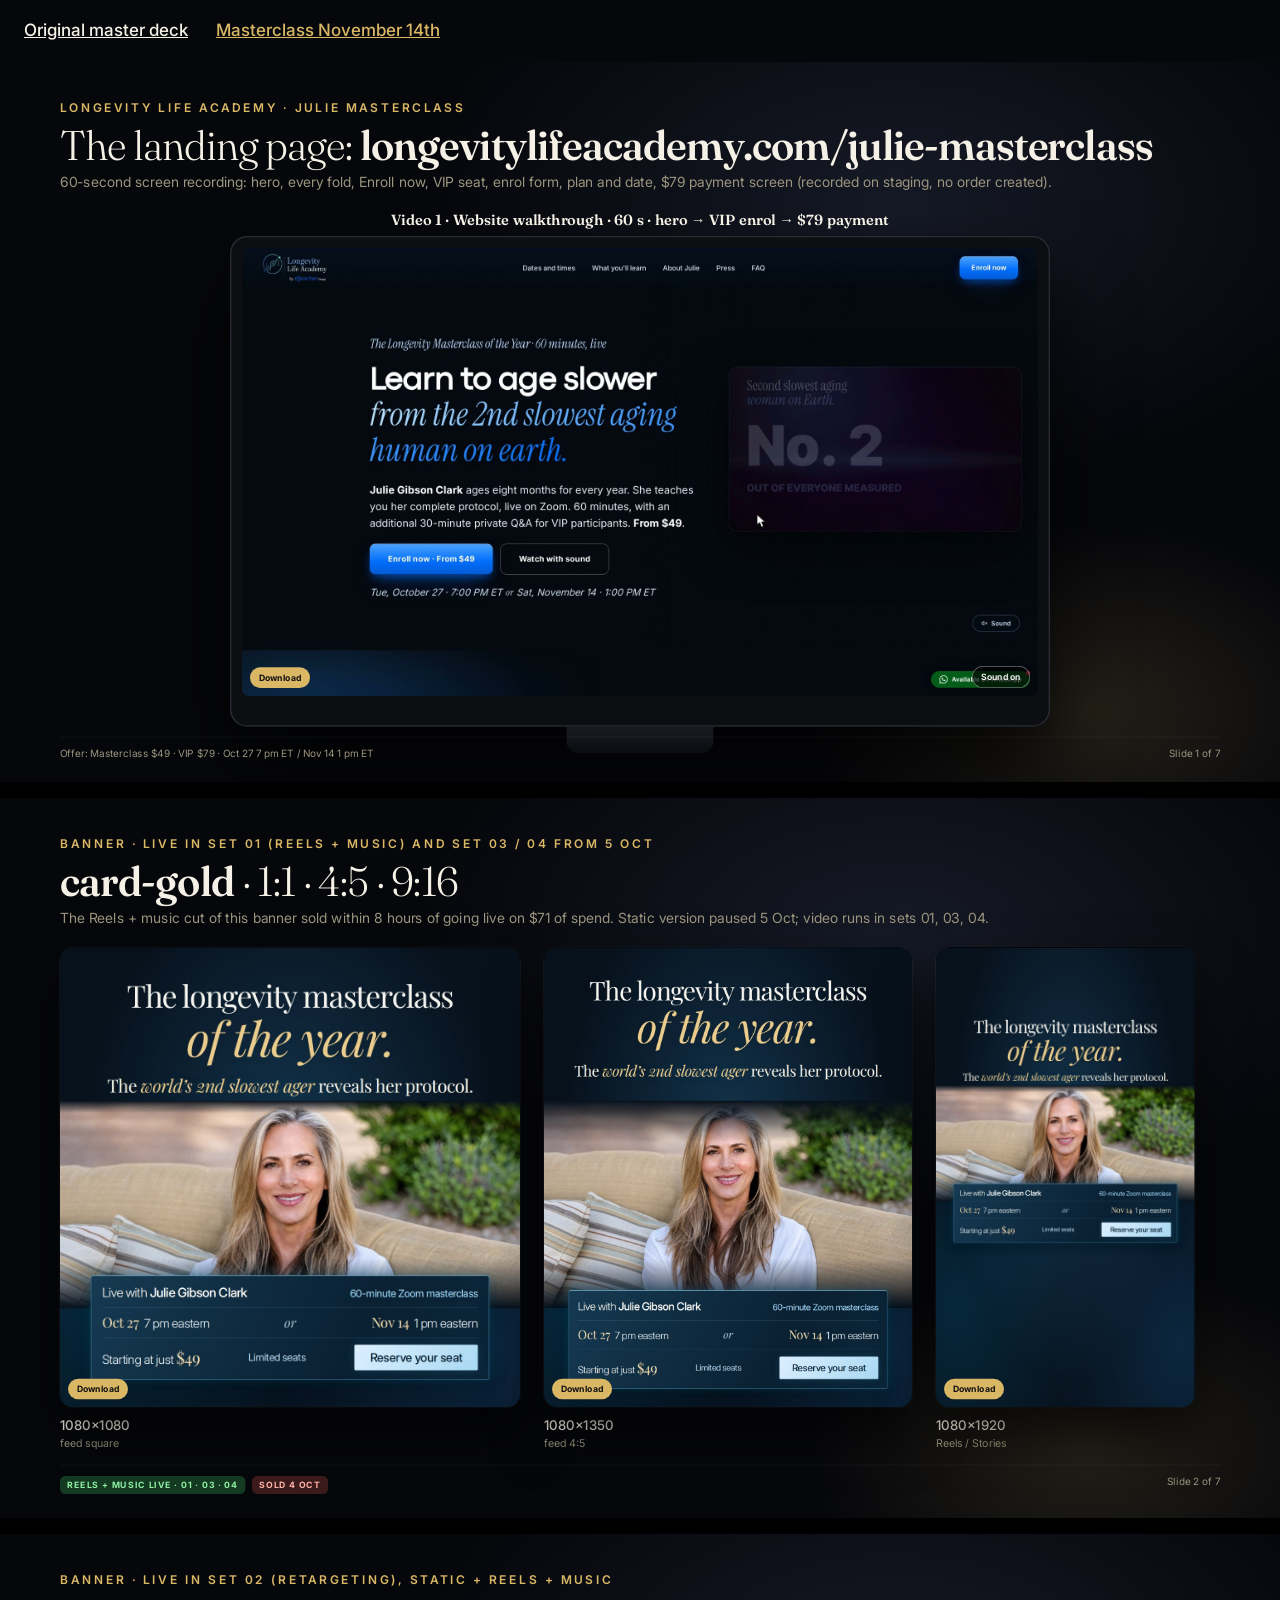
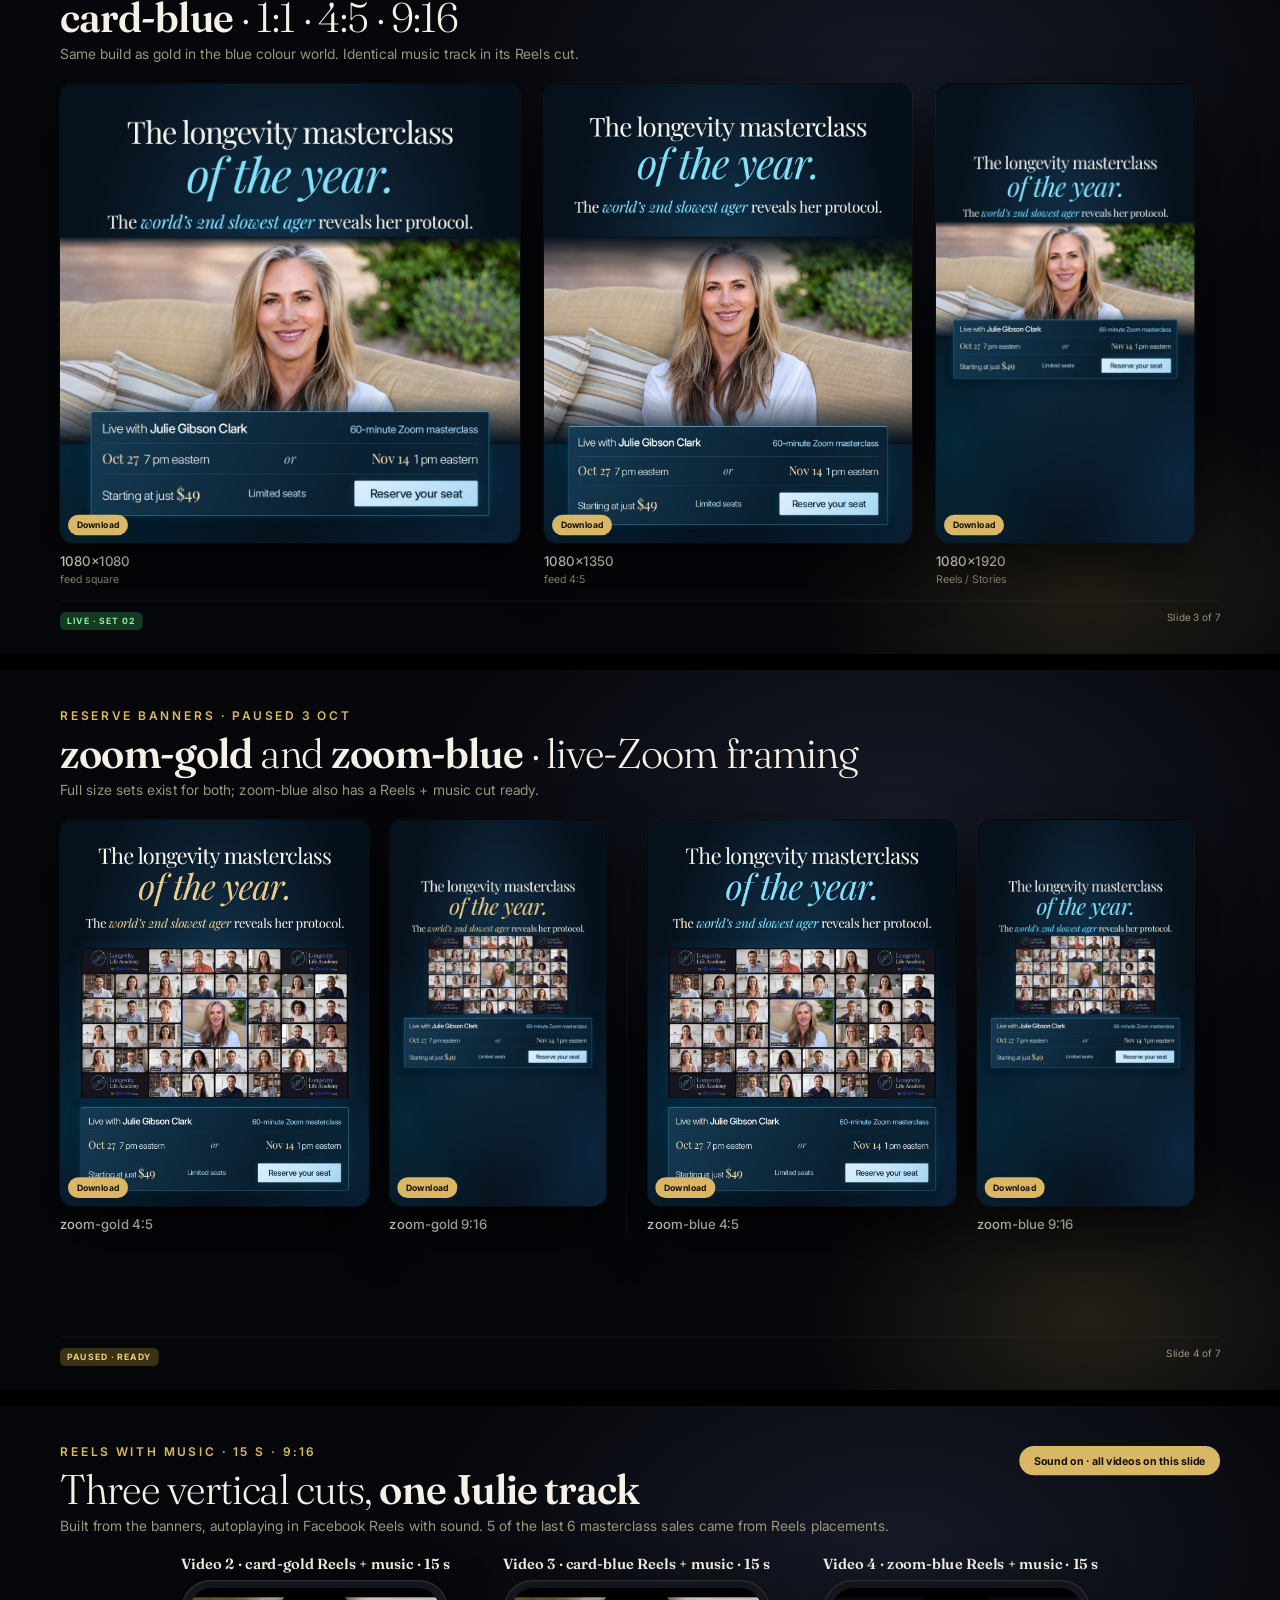
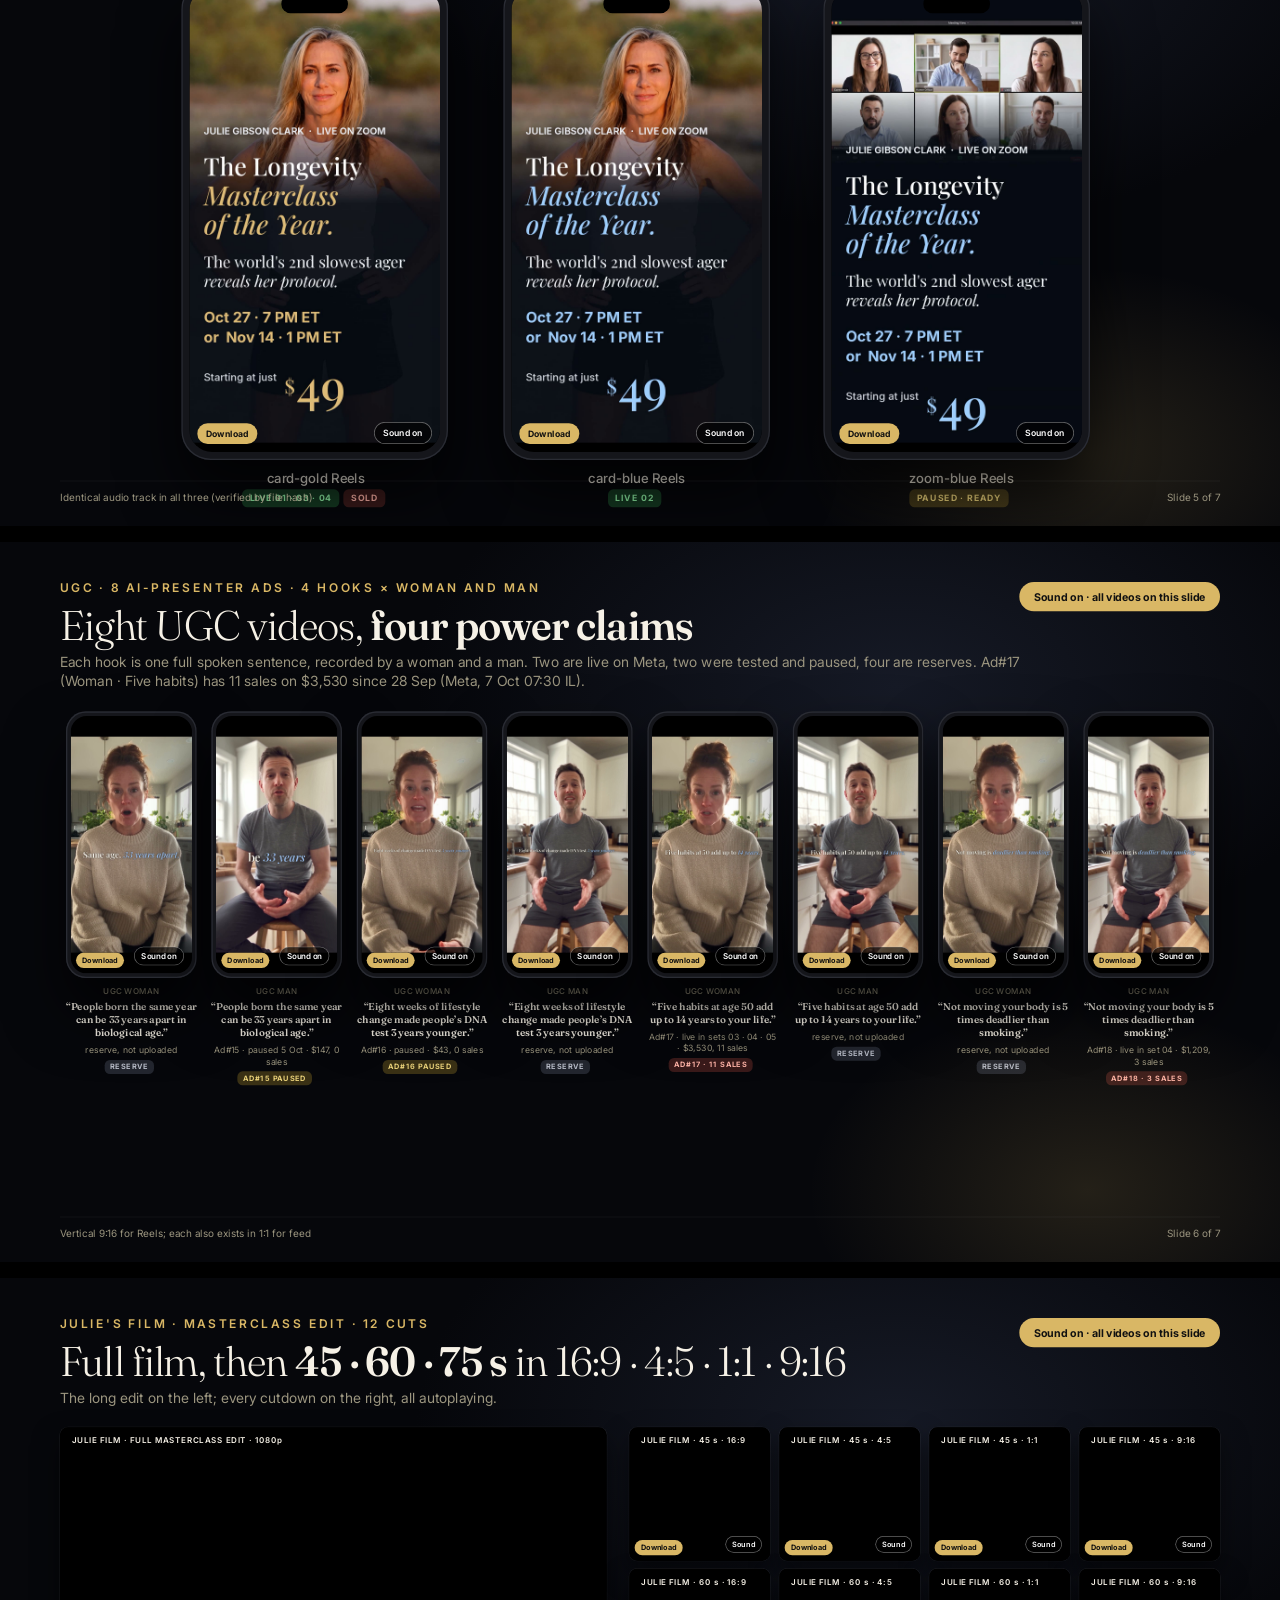
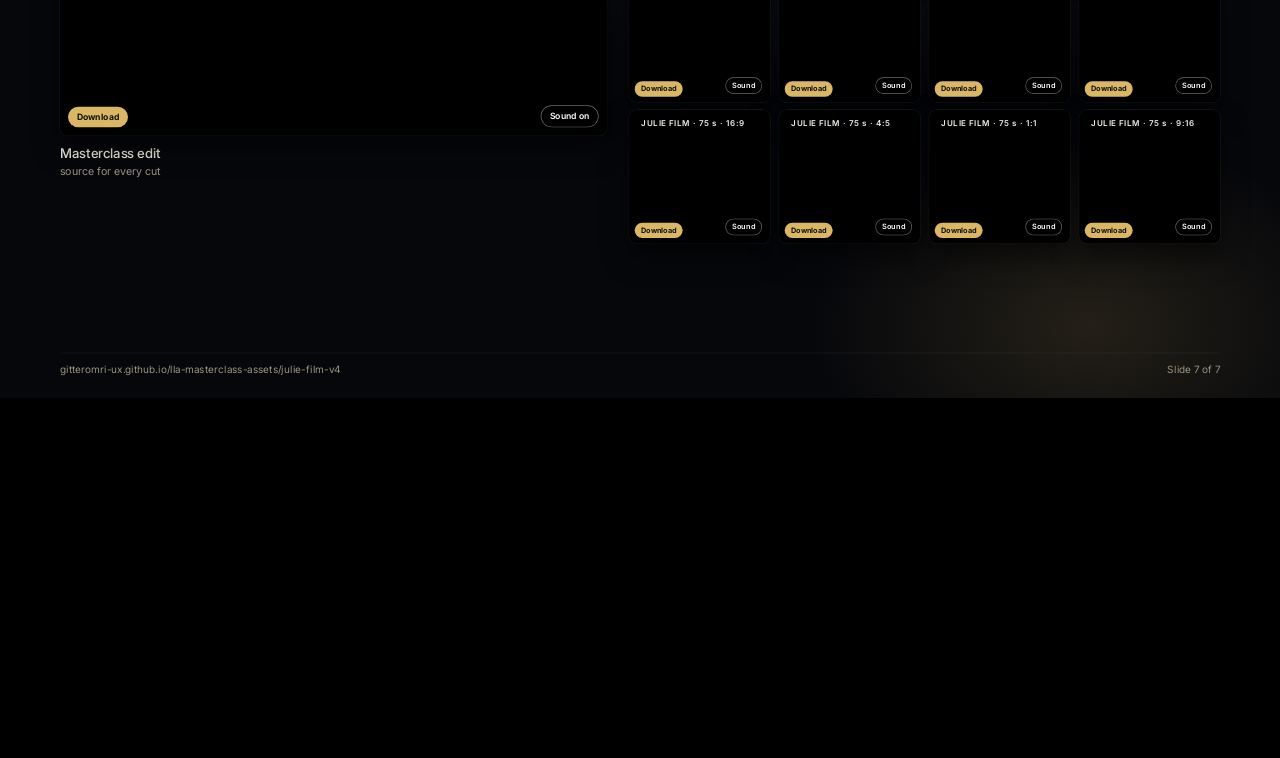
<file: julie-banners/slides/slides.html>
<!doctype html><html lang="en"><head><meta charset="utf-8"><meta name="viewport" content="width=device-width, initial-scale=1">
<title>Julie Masterclass · Master deck · 7 slides · download on every asset</title>
<link href="https://fonts.googleapis.com/css2?family=Fraunces:opsz,wght@9..144,300;9..144,600&family=Inter:wght@400;500;700&display=swap" rel="stylesheet">
<style>
:root{--bg:#06070b;--fg:#f6f1e6;--mute:#9b957f;--gold:#d9b765;--blue:#7cc9ff;--line:rgba(255,255,255,.08)}
*{box-sizing:border-box}body{margin:0;background:#000;overflow-x:hidden;font-family:Inter,system-ui,sans-serif;color:var(--fg)}
.slide{width:1920px;height:1080px;position:relative;overflow:hidden;background:radial-gradient(1200px 700px at 70% 20%,#161a26 0%,var(--bg) 60%);padding:60px 90px;margin:0 auto 24px}
.slide:before{content:"";position:absolute;inset:0;background:radial-gradient(600px 400px at 85% 90%,rgba(217,183,101,.14),transparent 70%);pointer-events:none}
.kicker{font:600 18px/1 Inter;letter-spacing:.22em;text-transform:uppercase;color:var(--gold);margin:0 0 14px}
h1{font:300 62px/1.05 Fraunces,serif;letter-spacing:-.02em;margin:0 0 8px}h1 b{font-weight:600}
.sub{font:400 21px/1.4 Inter;color:var(--mute);margin:0 0 30px;max-width:1500px}
.row{display:flex;gap:36px;align-items:flex-end}
.shot{border-radius:20px;overflow:hidden;box-shadow:0 40px 80px rgba(0,0,0,.6),0 0 0 1px var(--line);background:#000;position:relative}
.shot img{display:block;width:100%;height:100%;object-fit:contain;background:#000}
.phone{border-radius:44px;padding:12px;background:#15161b;box-shadow:0 50px 90px rgba(0,0,0,.7),inset 0 0 0 2px #2a2c34;position:relative}
.phone .scr{width:100%;height:100%;border-radius:34px;overflow:hidden;background:#000;position:relative}
.phone .scr img,.phone .scr video{width:100%;height:100%;object-fit:contain;display:block;background:#000}
.notch{position:absolute;top:22px;left:50%;transform:translateX(-50%);width:100px;height:28px;border-radius:20px;background:#000;z-index:2}
.sbtn{position:absolute;right:12px;bottom:12px;background:rgba(0,0,0,.65);border:1px solid rgba(255,255,255,.4);color:#fff;border-radius:999px;padding:9px 13px;font:600 13px/1 Inter;cursor:pointer;z-index:3}
.tag{display:inline-block;font:700 13px/1 Inter;letter-spacing:.1em;padding:7px 11px;border-radius:8px;margin-right:6px}
.live{background:#153a22;color:#8ff0a4}.paused{background:#3a3115;color:#ead27a}.sold{background:#3a1a1a;color:#ffb3a7}.res{background:#23262f;color:#b8bcc8}
.cap{margin-top:14px;font:500 19px/1.3 Inter;color:var(--fg)}.cap small{display:block;color:var(--mute);font-weight:400;font-size:16px;margin-top:4px}
.foot{position:absolute;left:90px;right:90px;bottom:36px;display:flex;justify-content:space-between;font:400 15px/1 Inter;color:var(--mute);border-top:1px solid var(--line);padding-top:16px}
.topbar{position:absolute;right:90px;top:60px}
.topbar button{background:var(--gold);color:#111;border:0;border-radius:999px;padding:14px 22px;font:700 16px/1 Inter;cursor:pointer}
.mac{width:1230px;margin:0 auto;position:relative}
.mac .bezel{background:#0d0e12;border-radius:26px;padding:18px 18px 46px;box-shadow:0 60px 120px rgba(0,0,0,.75),inset 0 0 0 2px #2a2c34}
.mac .screen{aspect-ratio:16/9;background:#000;border-radius:10px;overflow:hidden;position:relative}
.mac video,.mac img{width:100%;height:100%;object-fit:cover;display:block}
.mac .stand{width:220px;height:40px;margin:0 auto;background:linear-gradient(#1a1b21,#0b0c10);border-radius:0 0 18px 18px}
.hook{font:600 16px/1.3 Fraunces,serif;color:var(--fg);margin-top:12px;text-align:center;max-width:196px;margin-left:auto;margin-right:auto}
.hook small{display:block;font:400 14px/1.3 Inter;color:var(--mute);margin-top:6px}
.cuts{display:grid;grid-template-columns:repeat(4,1fr);gap:14px}
.cut{position:relative;border-radius:12px;overflow:hidden;background:#000;box-shadow:0 20px 40px rgba(0,0,0,.5),0 0 0 1px var(--line)}
.cut video,.cut img{width:100%;height:100%;object-fit:contain;display:block;background:#000}
.cut .t{position:absolute;left:10px;top:8px;font:600 12px/1 Inter;letter-spacing:.08em;background:rgba(0,0,0,.6);padding:6px 8px;border-radius:6px}
.dl{position:absolute;left:12px;bottom:12px;background:var(--gold);color:#111;border-radius:999px;padding:9px 13px;font:700 13px/1 Inter;text-decoration:none;z-index:3}
.dl.sm{padding:6px 9px;font-size:11px;left:8px;bottom:8px}
.vt{font:600 22px/1.2 Fraunces,serif;color:var(--fg);margin:0 0 10px;text-align:center}
.hook{font:600 15px/1.3 Fraunces,serif}.hook small{font-size:13px}
.cap{font-size:20px}
</style></head><body><nav aria-label="Masterclass asset tabs" style="display:flex;gap:28px;flex-wrap:wrap;padding:18px 24px;background:#06070b;font:500 17px/1.5 Inter,sans-serif"><a href="slides.html" style="color:#f6f1e6" aria-current="page">Original master deck</a><a href="../november-14/" target="_blank" style="color:#d9b765">Masterclass November 14th</a></nav><div id="deck">

<!-- 1 WEBSITE -->
<section class="slide" id="s1">
 <p class="kicker">Longevity Life Academy · Julie Masterclass</p>
 <h1>The landing page: <b>longevitylifeacademy.com/julie-masterclass</b></h1>
 <p class="sub">60-second screen recording: hero, every fold, Enroll now, VIP seat, enrol form, plan and date, $79 payment screen (recorded on staging, no order created).</p>
 <div class="mac"><p class="vt">Video 1 · Website walkthrough · 60 s · hero → VIP enrol → $79 payment</p><div class="bezel"><div class="screen"><video src="https://d2ol7oe51mr4n9.cloudfront.net/user_3B2TkzjFQaqg6v69LxXPlh5VT9f/8b140e20-1d59-4eb0-b380-acb92fe09d8b.mp4" poster="../frames/site.jpg" autoplay muted loop playsinline preload="metadata"></video><button class="sbtn">Sound on</button></div></div><div class="stand"></div></div>
 <div class="foot"><span>Offer: Masterclass $49 · VIP $79 · Oct 27 7 pm ET / Nov 14 1 pm ET</span><span>Slide 1 of 7</span></div>
</section>

<!-- 2 CARD-GOLD -->
<section class="slide" id="s2">
 <p class="kicker">Banner · live in set 01 (Reels + music) and set 03 / 04 from 5 Oct</p>
 <h1><b>card-gold</b> · 1:1 · 4:5 · 9:16</h1>
 <p class="sub">The Reels + music cut of this banner sold within 8 hours of going live on $71 of spend. Static version paused 5 Oct; video runs in sets 01, 03, 04.</p>
 <div class="row" style="align-items:flex-end">
  <div><div class="shot" style="width:690px;height:690px"><img src="../img/card-gold-1080x1080.jpg"></div><div class="cap">1080×1080 <small>feed square</small></div></div>
  <div><div class="shot" style="width:552px;height:690px"><img src="../img/card-gold-1080x1350.jpg"></div><div class="cap">1080×1350 <small>feed 4:5</small></div></div>
  <div><div class="shot" style="width:388px;height:690px"><img src="../img/card-gold-1080x1920.jpg"></div><div class="cap">1080×1920 <small>Reels / Stories</small></div></div>
 </div>
 <div class="foot"><span><span class="tag live">REELS + MUSIC LIVE · 01 · 03 · 04</span> <span class="tag sold">SOLD 4 OCT</span></span><span>Slide 2 of 7</span></div>
</section>

<!-- 3 CARD-BLUE -->
<section class="slide" id="s3">
 <p class="kicker">Banner · live in set 02 (retargeting), static + Reels + music</p>
 <h1><b>card-blue</b> · 1:1 · 4:5 · 9:16</h1>
 <p class="sub">Same build as gold in the blue colour world. Identical music track in its Reels cut.</p>
 <div class="row" style="align-items:flex-end">
  <div><div class="shot" style="width:690px;height:690px"><img src="../img/card-blue-1080x1080.jpg"></div><div class="cap">1080×1080 <small>feed square</small></div></div>
  <div><div class="shot" style="width:552px;height:690px"><img src="../img/card-blue-1080x1350.jpg"></div><div class="cap">1080×1350 <small>feed 4:5</small></div></div>
  <div><div class="shot" style="width:388px;height:690px"><img src="../img/card-blue-1080x1920.jpg"></div><div class="cap">1080×1920 <small>Reels / Stories</small></div></div>
 </div>
 <div class="foot"><span><span class="tag live">LIVE · SET 02</span></span><span>Slide 3 of 7</span></div>
</section>

<!-- 4 ZOOM -->
<section class="slide" id="s4">
 <p class="kicker">Reserve banners · paused 3 Oct</p>
 <h1><b>zoom-gold</b> and <b>zoom-blue</b> · live-Zoom framing</h1>
 <p class="sub">Full size sets exist for both; zoom-blue also has a Reels + music cut ready.</p>
 <div class="row" style="align-items:flex-end;gap:30px">
  <div><div class="shot" style="width:464px;height:580px"><img src="../img/zoom-gold-1080x1350.jpg"></div><div class="cap">zoom-gold 4:5</div></div>
  <div><div class="shot" style="width:326px;height:580px"><img src="../img/zoom-gold-1080x1920.jpg"></div><div class="cap">zoom-gold 9:16</div></div>
  <div style="width:1px;height:540px;background:var(--line)"></div>
  <div><div class="shot" style="width:464px;height:580px"><img src="../img/zoom-blue-1080x1350.jpg"></div><div class="cap">zoom-blue 4:5</div></div>
  <div><div class="shot" style="width:326px;height:580px"><img src="../img/zoom-blue-1080x1920.jpg"></div><div class="cap">zoom-blue 9:16</div></div>
 </div>
 <div class="foot"><span><span class="tag paused">PAUSED · READY</span></span><span>Slide 4 of 7</span></div>
</section>

<!-- 5 REELS MUSIC -->
<section class="slide" id="s5">
 <p class="kicker">Reels with music · 15 s · 9:16</p>
 <h1>Three vertical cuts, <b>one Julie track</b></h1>
 <p class="sub">Built from the banners, autoplaying in Facebook Reels with sound. 5 of the last 6 masterclass sales came from Reels placements.</p>
 <div class="topbar"><button class="allsnd">Sound on · all videos on this slide</button></div>
 <div class="row" style="gap:80px;justify-content:center;align-items:flex-start">
  <div style="text-align:center"><p class="vt">Video 2 · card-gold Reels + music · 15 s</p><div class="phone" style="width:400px;height:720px"><div class="notch"></div><div class="scr"><video src="../video/card-gold-reels.mp4" poster="../img/card-gold-reels-frame.jpg" autoplay muted loop playsinline preload="metadata"></video><button class="sbtn">Sound on</button></div></div><div class="cap">card-gold Reels<small><span class="tag live">LIVE 01 · 03 · 04</span><span class="tag sold">SOLD</span></small></div></div>
  <div style="text-align:center"><p class="vt">Video 3 · card-blue Reels + music · 15 s</p><div class="phone" style="width:400px;height:720px"><div class="notch"></div><div class="scr"><video src="../video/card-blue-reels.mp4" poster="../img/card-blue-reels-frame.jpg" autoplay muted loop playsinline preload="metadata"></video><button class="sbtn">Sound on</button></div></div><div class="cap">card-blue Reels<small><span class="tag live">LIVE 02</span></small></div></div>
  <div style="text-align:center"><p class="vt">Video 4 · zoom-blue Reels + music · 15 s</p><div class="phone" style="width:400px;height:720px"><div class="notch"></div><div class="scr"><video src="../video/zoom-blue-reels.mp4" poster="../img/zoom-blue-reels-frame.jpg" autoplay muted loop playsinline preload="metadata"></video><button class="sbtn">Sound on</button></div></div><div class="cap">zoom-blue Reels<small><span class="tag paused">PAUSED · READY</span></small></div></div>
 </div>
 <div class="foot"><span>Identical audio track in all three (verified by file hash)</span><span>Slide 5 of 7</span></div>
</section>

<!-- 6 UGC 8 -->
<section class="slide" id="s6">
 <p class="kicker">UGC · 8 AI-presenter ads · 4 hooks × woman and man</p>
 <h1>Eight UGC videos, <b>four power claims</b></h1>
 <p class="sub">Each hook is one full spoken sentence, recorded by a woman and a man. Two are live on Meta, two were tested and paused, four are reserves. Ad#17 (Woman · Five habits) has 11 sales on $3,530 since 28 Sep (Meta, 7 Oct 07:30 IL).</p>
 <div class="topbar"><button class="allsnd">Sound on · all videos on this slide</button></div>
 <div class="row" id="ugcrow" style="gap:22px;justify-content:center;align-items:flex-start"></div>
 <div class="foot"><span>Vertical 9:16 for Reels; each also exists in 1:1 for feed</span><span>Slide 6 of 7</span></div>
</section>

<!-- 7 FILM -->
<section class="slide" id="s7">
 <p class="kicker">Julie's film · masterclass edit · 12 cuts</p>
 <h1>Full film, then <b>45 · 60 · 75 s</b> in 16:9 · 4:5 · 1:1 · 9:16</h1>
 <p class="sub">The long edit on the left; every cutdown on the right, all autoplaying.</p>
 <div class="topbar"><button class="allsnd">Sound on · all videos on this slide</button></div>
 <div style="display:flex;gap:34px;align-items:flex-start">
  <div style="width:820px"><div class="cut" style="aspect-ratio:16/9"><video src="https://gitteromri-ux.github.io/lla-masterclass-assets/video/julie-masterclass-film-full-1080p-masterclass-edit.mp4" autoplay muted loop playsinline preload="metadata"></video><span class="t">JULIE FILM · FULL MASTERCLASS EDIT · 1080p</span><button class="sbtn">Sound on</button></div><div class="cap">Masterclass edit <small>source for every cut</small></div></div>
  <div style="flex:1" id="cuts"></div>
 </div>
 <div class="foot"><span>gitteromri-ux.github.io/lla-masterclass-assets/julie-film-v4</span><span>Slide 7 of 7</span></div>
</section>

</div>
<script>
const CDN='https://d2ol7oe51mr4n9.cloudfront.net/user_3B2TkzjFQaqg6v69LxXPlh5VT9f/';
const UGC=[
 ['W1','Woman','People born the same year can be 33 years apart in biological age.','reserve, not uploaded','res','RESERVE'],
 ['M1','Man','People born the same year can be 33 years apart in biological age.','Ad#15 · paused 5 Oct · $147, 0 sales','paused','AD#15 PAUSED'],
 ['W2','Woman','Eight weeks of lifestyle change made people\u2019s DNA test 3 years younger.','Ad#16 · paused · $43, 0 sales','paused','AD#16 PAUSED'],
 ['M2','Man','Eight weeks of lifestyle change made people\u2019s DNA test 3 years younger.','reserve, not uploaded','res','RESERVE'],
 ['W3','Woman','Five habits at age 50 add up to 14 years to your life.','Ad#17 · live in sets 03 \u00b7 04 \u00b7 05 \u00b7 $3,530, 11 sales','sold','AD#17 \u00b7 11 SALES'],
 ['M3','Man','Five habits at age 50 add up to 14 years to your life.','reserve, not uploaded','res','RESERVE'],
 ['W4','Woman','Not moving your body is 5 times deadlier than smoking.','reserve, not uploaded','res','RESERVE'],
 ['M4','Man','Not moving your body is 5 times deadlier than smoking.','Ad#18 · live in set 04 · $1,209, 3 sales','sold','AD#18 \u00b7 3 SALES']];
const IDS={W1:'2b39fdef-5cc6-4a1f-a9b3-19e5ecea7ec3',W2:'80ae63fd-ec5b-4274-94df-b53dce0bea9b',W3:'1dd19ae4-5a35-4d50-846c-bb70dfd67988',W4:'94b93368-1c42-4344-b64e-39726bdf5c0c',M1:'07f31b55-9581-406d-acd2-3ad4c4a9b26b',M2:'ec5d8851-b78f-4c95-bd60-a252ea59bd41',M3:'8377076f-9510-4dbc-a233-1adf417a72c6',M4:'47970f8f-cdff-43e8-97db-ef5ddfccd1cd'};
document.getElementById('ugcrow').innerHTML=UGC.map(u=>`<div style="width:196px;text-align:center"><div class="phone" style="width:196px;height:400px;padding:7px;border-radius:30px"><div class="notch" style="width:60px;height:16px;top:12px"></div><div class="scr" style="border-radius:24px"><video src="${CDN+IDS[u[0]]}.mp4" poster="../frames/${u[0]}.jpg" autoplay muted loop playsinline preload="metadata"></video><button class="sbtn" style="padding:7px 10px;font-size:12px">Sound on</button></div></div><div class="hook"><span style="display:block;font:500 12px/1.3 Inter;color:var(--mute);letter-spacing:.04em;text-transform:uppercase;margin-bottom:6px">UGC ${u[1]}</span>“${u[2]}”<small style="margin-top:8px">${u[3]}</small><small><span class="tag ${u[4]}" style="font-size:11px;padding:5px 8px">${u[5]}</span></small></div></div>`).join('');
const FB='https://gitteromri-ux.github.io/lla-masterclass-assets/julie-film-v4/';
const LEN=['45','60','75'],AR=[['16x9','16:9'],['4x5','4:5'],['1x1','1:1'],['9x16','9:16']];
document.getElementById('cuts').innerHTML=LEN.map(l=>`<div style="margin-bottom:12px"><div class="cuts">${AR.map(a=>`<div class="cut" style="height:200px"><video src="${FB}video/cuts/LLA_Julie_Masterclass_${l}s_${a[0]}.mp4" poster="${FB}thumbs/${l}s_${a[0]}.jpg" autoplay muted loop playsinline preload="metadata"></video><span class="t">JULIE FILM · ${l} s · ${a[1]}</span><button class="sbtn" style="padding:6px 9px;font-size:11px">Sound</button></div>`).join('')}</div></div>`).join('');
function muteAll(){document.querySelectorAll('video').forEach(x=>{x.muted=true});document.querySelectorAll('.sbtn').forEach(x=>x.textContent=x.textContent.startsWith('Sound')?(x.textContent==='Sound'?'Sound':'Sound on'):x.textContent);document.querySelectorAll('.allsnd').forEach(b=>b.textContent='Sound on · all videos on this slide');}
document.addEventListener('click',e=>{const b=e.target.closest('.sbtn');if(!b)return;const v=b.parentElement.querySelector('video');const on=v.muted;muteAll();if(on){v.muted=false;v.currentTime=0;v.play().catch(()=>{});b.textContent='Sound off';}});
document.querySelectorAll('.allsnd').forEach(b=>{b.onclick=()=>{const vids=[...b.closest('.slide').querySelectorAll('video')];const on=vids[0].muted;muteAll();if(on){vids.forEach(v=>{v.muted=false;v.play().catch(()=>{})});b.textContent='Sound off · all videos on this slide';}};});
function fit(){const w=Math.min(window.innerWidth,1920);const s=w/1920;document.querySelectorAll(".slide").forEach(el=>{el.style.transform="scale("+s+")";el.style.transformOrigin="top left";el.style.marginBottom=(24*s-1080*(1-s))+"px";});document.getElementById("deck").style.width=w+"px";}
window.addEventListener("resize",fit);fit();
document.querySelectorAll('.shot img,.scr video,.scr img,.cut video,.mac video').forEach(m=>{const src=m.getAttribute('src');if(!src)return;const a=document.createElement('a');a.className='dl'+((m.closest('.cut')&&!m.closest('.cut').style.aspectRatio)||m.closest('#ugcrow')?' sm':'');a.href=src;a.setAttribute('download','');a.target='_blank';a.textContent='Download';m.parentElement.appendChild(a);});
const io=new IntersectionObserver(es=>es.forEach(e=>{const v=e.target;if(e.isIntersecting){v.play().catch(()=>{});}else{v.pause();}}),{threshold:.1});document.querySelectorAll("video").forEach(v=>io.observe(v));
</script>
</body></html>
</file>
<file: styles.css>
/* ============================================================
   LONGEVITY LIFE ACADEMY — Marketing Command Center
   Apple-grade dark editorial UI. Large, premium, sleek.
   ============================================================ */
@import url('https://fonts.googleapis.com/css2?family=Inter:wght@400;500;600;700;800;900&display=swap');

:root{
  --bg:#02061A;
  --bg2:#040B26;
  --panel:rgba(255,255,255,.035);
  --panel2:rgba(255,255,255,.055);
  --stroke:rgba(255,255,255,.08);
  --stroke2:rgba(255,255,255,.14);
  --txt:#F4F7FF;
  --mut:#9AA8C7;
  --mut2:#6B7AA0;
  --brand:#006EFF;
  --brand2:#3D8BFF;
  --emerald:#10B981;
  --cyan:#06B6D4;
  --amber:#F59E0B;
  --violet:#A78BFA;
  --radius:24px;
  --maxw:1340px;
  --shadow:0 24px 80px -24px rgba(0,0,0,.7), 0 2px 8px rgba(0,0,0,.4);
}

*{box-sizing:border-box;margin:0;padding:0}
html{scroll-behavior:smooth}
body{
  font-family:'Inter',-apple-system,BlinkMacSystemFont,'Segoe UI',sans-serif;
  background:var(--bg);
  color:var(--txt);
  -webkit-font-smoothing:antialiased;
  line-height:1.5;
  overflow-x:hidden;
}
/* ambient field */
body::before{
  content:"";position:fixed;inset:0;z-index:0;pointer-events:none;
  background:
    radial-gradient(1100px 700px at 12% -8%, rgba(0,110,255,.20), transparent 60%),
    radial-gradient(900px 600px at 96% 4%, rgba(16,185,129,.13), transparent 55%),
    radial-gradient(1000px 800px at 78% 108%, rgba(167,139,250,.10), transparent 60%);
}
.wrap{position:relative;z-index:1;max-width:var(--maxw);margin:0 auto;padding:0 32px}

/* ── HEADER ── */
header{padding:48px 0 24px}
.brand-row{display:flex;align-items:center;gap:18px;flex-wrap:wrap}
.logo-dot{
  width:54px;height:54px;border-radius:16px;flex:0 0 auto;
  background:linear-gradient(135deg,var(--brand),#00C2FF 90%);
  display:grid;place-items:center;font-weight:900;font-size:24px;color:#fff;
  box-shadow:0 12px 36px -8px rgba(0,110,255,.7), inset 0 1px 0 rgba(255,255,255,.4);
}
.brand-txt h1{font-size:clamp(30px,4vw,46px);font-weight:800;letter-spacing:-.03em;line-height:1.02}
.brand-txt .sub{color:var(--mut);font-size:15px;font-weight:500;margin-top:4px;letter-spacing:.01em}
.eyebrow{
  display:inline-flex;align-items:center;gap:8px;margin-bottom:18px;padding:7px 15px;
  border:1px solid var(--stroke2);border-radius:999px;background:var(--panel);
  font-size:12px;font-weight:700;letter-spacing:.14em;text-transform:uppercase;color:var(--mut);
}
.eyebrow .pulse{width:8px;height:8px;border-radius:50%;background:var(--emerald);box-shadow:0 0 0 0 rgba(16,185,129,.6);animation:pulse 2.2s infinite}
@keyframes pulse{0%{box-shadow:0 0 0 0 rgba(16,185,129,.55)}70%{box-shadow:0 0 0 10px rgba(16,185,129,0)}100%{box-shadow:0 0 0 0 rgba(16,185,129,0)}}
.updated{margin-left:auto;color:var(--mut2);font-size:13px;font-weight:500;text-align:right}

/* ── TABS ── */
.tabs{display:flex;gap:8px;margin:30px 0 8px;padding:7px;border:1px solid var(--stroke);
  border-radius:18px;background:var(--panel);backdrop-filter:blur(20px);width:fit-content;flex-wrap:wrap}
.tab{
  appearance:none;border:none;cursor:pointer;font-family:inherit;
  padding:13px 26px;border-radius:12px;background:transparent;color:var(--mut);
  font-size:15px;font-weight:700;letter-spacing:-.01em;transition:.22s;display:flex;align-items:center;gap:9px;
}
.tab:hover{color:var(--txt)}
.tab.active{background:linear-gradient(135deg,var(--brand),#0090FF);color:#fff;box-shadow:0 8px 28px -8px rgba(0,110,255,.7)}
.tab .ico{font-size:17px}

/* ── EXPLAINER BANNER ── */
.explain{display:flex;gap:18px;align-items:flex-start;margin:28px 0 4px;padding:24px 26px;
  border:1px solid var(--stroke2);border-radius:var(--radius);
  background:linear-gradient(160deg,rgba(0,110,255,.12),rgba(0,110,255,.03));box-shadow:var(--shadow)}
.explain .ex-ic{flex:0 0 auto;width:38px;height:38px;border-radius:11px;display:grid;place-items:center;
  font-weight:900;font-size:19px;font-style:italic;font-family:Georgia,serif;color:#fff;
  background:linear-gradient(135deg,var(--brand),#00C2FF);box-shadow:0 8px 22px -6px rgba(0,110,255,.7)}
.explain .ex-h{font-size:13px;font-weight:800;letter-spacing:.1em;text-transform:uppercase;color:var(--brand2);margin-bottom:8px}
.explain p{font-size:16px;line-height:1.7;color:var(--txt);font-weight:500;max-width:980px}

/* ── PERIOD TOGGLE ── */
.period-bar{display:flex;align-items:center;gap:14px;margin:26px 0 4px;flex-wrap:wrap}
.period-bar .lbl{font-size:13px;font-weight:700;color:var(--mut2);text-transform:uppercase;letter-spacing:.1em}
.seg{display:flex;gap:5px;padding:5px;border:1px solid var(--stroke);border-radius:13px;background:var(--panel)}
.seg button{appearance:none;border:none;cursor:pointer;font-family:inherit;padding:10px 20px;border-radius:9px;
  background:transparent;color:var(--mut);font-size:14px;font-weight:700;transition:.2s}
.seg button:hover{color:var(--txt)}
.seg button.on{background:var(--panel2);color:var(--txt);box-shadow:inset 0 0 0 1px var(--stroke2)}

/* ── PANELS ── */
.panel{display:none}
.panel.show{display:block;animation:fade .5s ease}
@keyframes fade{from{opacity:0;transform:translateY(14px)}to{opacity:1;transform:none}}
section{margin:40px 0}
.sec-head{display:flex;align-items:baseline;gap:14px;margin-bottom:20px;flex-wrap:wrap}
.sec-head h2{font-size:clamp(22px,2.6vw,30px);font-weight:800;letter-spacing:-.025em}
.sec-head .note{color:var(--mut);font-size:14px;font-weight:500}

/* ── KPI GRID ── */
.kpis{display:grid;grid-template-columns:repeat(4,minmax(0,1fr));gap:18px}
.kpi{
  position:relative;overflow:hidden;border:1px solid var(--stroke);border-radius:var(--radius);
  background:linear-gradient(160deg,var(--panel2),var(--panel));padding:28px 26px;box-shadow:var(--shadow);
}
.kpi::after{content:"";position:absolute;inset:0 0 auto 0;height:3px;background:var(--accent,var(--brand));opacity:.9}
.kpi .k-lbl{font-size:12.5px;font-weight:700;letter-spacing:.08em;text-transform:uppercase;color:var(--mut)}
.kpi .k-val{font-size:clamp(38px,4.6vw,54px);font-weight:800;letter-spacing:-.03em;line-height:1.02;margin:12px 0 6px}
.kpi .k-val .u{font-size:.42em;font-weight:700;color:var(--mut);letter-spacing:0;margin-left:4px}
.kpi .k-sub{font-size:13.5px;color:var(--mut);font-weight:500}
.kpi .k-sub b{color:var(--accent,var(--brand2));font-weight:700}

/* ── GENERIC CARD ── */
.card{border:1px solid var(--stroke);border-radius:var(--radius);background:linear-gradient(160deg,var(--panel2),var(--panel));
  padding:30px;box-shadow:var(--shadow)}
.grid2{display:grid;grid-template-columns:repeat(2,minmax(0,1fr));gap:18px}
.grid3{display:grid;grid-template-columns:repeat(3,minmax(0,1fr));gap:18px}
.lock-list{display:flex;flex-direction:column;gap:10px;margin-top:4px}
.lock-row{display:flex;justify-content:space-between;align-items:center;padding:10px 12px;background:rgba(167,139,250,.06);border:1px solid rgba(167,139,250,.22);border-radius:10px;font-size:14px}
.lock-row .lock-lbl{color:var(--mut);font-weight:600;letter-spacing:.02em;text-transform:uppercase;font-size:11px}
.lock-row b{color:#fff;font-weight:700;font-size:14px;text-align:right}
.card h3{font-size:19px;font-weight:800;letter-spacing:-.02em;margin-bottom:4px}
.card .csub{color:var(--mut);font-size:13.5px;font-weight:500;margin-bottom:22px}

/* ── AUDIENCE SPLIT BARS ── */
.split{margin-bottom:24px}
.split:last-child{margin-bottom:0}
.split .top{display:flex;justify-content:space-between;align-items:baseline;margin-bottom:10px}
.split .name{font-size:16px;font-weight:700}
.split .name .sm{color:var(--mut);font-weight:500;font-size:13px;margin-left:8px}
.split .pct{font-size:24px;font-weight:800;letter-spacing:-.02em}
.track{height:14px;border-radius:999px;background:rgba(255,255,255,.06);overflow:hidden;border:1px solid var(--stroke)}
.fill{height:100%;border-radius:999px;transition:width 1.1s cubic-bezier(.2,.8,.2,1);box-shadow:0 0 18px -2px var(--c,var(--brand))}
.split .meta{display:flex;gap:18px;margin-top:9px;color:var(--mut);font-size:13px;font-weight:500;flex-wrap:wrap}
.split .meta b{color:var(--txt);font-weight:700}

/* ── ADSET / TARGETING TABLE ── */
.tblwrap{overflow-x:auto;border:1px solid var(--stroke);border-radius:var(--radius);box-shadow:var(--shadow)}
table{width:100%;border-collapse:collapse;min-width:980px;background:linear-gradient(160deg,var(--panel2),var(--panel))}
thead th{
  text-align:left;padding:18px 20px;font-size:11.5px;font-weight:700;letter-spacing:.08em;text-transform:uppercase;
  color:var(--mut2);border-bottom:1px solid var(--stroke2);white-space:nowrap;background:rgba(255,255,255,.02)
}
tbody td{padding:20px;border-bottom:1px solid var(--stroke);font-size:14.5px;vertical-align:top}
tbody tr:last-child td{border-bottom:none}
tbody tr:hover{background:rgba(255,255,255,.025)}
.idcell{display:flex;flex-direction:column;gap:7px}
.idlink{display:inline-flex;align-items:center;gap:8px;font-weight:900;font-size:22px;letter-spacing:-.01em;color:#fff;text-decoration:none;
  padding:9px 15px;border-radius:11px;background:var(--ac,var(--brand));width:fit-content;transition:.2s;
  box-shadow:0 8px 22px -6px var(--ac,var(--brand))}
.idlink:hover{transform:translateY(-1px);filter:brightness(1.1)}
.idlink .arr{opacity:.9;font-size:15px}
.adname{font-size:12.5px;color:var(--mut);font-weight:500;font-family:ui-monospace,Menlo,monospace}
.chip{display:inline-flex;align-items:center;gap:6px;padding:5px 11px;border-radius:999px;font-size:12.5px;font-weight:700;
  border:1px solid var(--stroke2);background:var(--panel);white-space:nowrap}
.chip.new{color:var(--emerald);border-color:rgba(16,185,129,.4);background:rgba(16,185,129,.1)}
.chip.exist{color:var(--mut);}
.chip.flag{color:#fff;background:linear-gradient(135deg,var(--emerald),#0BD18A);border:none}
.tagrow{display:flex;flex-direction:column;gap:8px}
.big-num{font-size:19px;font-weight:800;letter-spacing:-.02em}
.tiny{font-size:12px;color:var(--mut);font-weight:500;margin-top:3px}
.price-pill{display:inline-block;padding:7px 13px;border-radius:11px;font-size:13.5px;font-weight:700;
  border:1px solid var(--stroke2);background:var(--panel);line-height:1.35;max-width:230px}

/* ── QUOTA BARS ── */
.quota-row{display:flex;align-items:center;gap:16px;margin-bottom:16px}
.quota-row:last-child{margin-bottom:0}
.quota-row .qid{font-weight:900;font-size:18px;letter-spacing:-.01em;width:100px;flex:0 0 auto;color:#fff;padding:9px 0;text-align:center;border-radius:10px}
.quota-row .qbar{flex:1;height:30px;border-radius:10px;background:rgba(255,255,255,.05);overflow:hidden;border:1px solid var(--stroke);position:relative}
.quota-row .qfill{height:100%;border-radius:10px;display:flex;align-items:center;justify-content:flex-end;padding-right:12px;
  font-weight:800;font-size:13.5px;color:#02061A;transition:width 1.1s cubic-bezier(.2,.8,.2,1)}

/* ── PRICING HERO (100% monthly) ── */
.price-hero{display:flex;align-items:center;gap:26px;padding:30px 30px;border-radius:18px;margin-top:6px;
  border:1px solid rgba(16,185,129,.32);
  background:radial-gradient(420px 160px at 12% 0%,rgba(16,185,129,.22),transparent 70%),linear-gradient(160deg,rgba(16,185,129,.12),rgba(16,185,129,.03))}
.price-hero .ph-pct{font-size:72px;font-weight:900;letter-spacing:-.05em;line-height:.9;color:var(--emerald);
  text-shadow:0 8px 40px rgba(16,185,129,.45)}
.price-hero .ph-price{font-size:34px;font-weight:800;letter-spacing:-.03em}
.price-hero .ph-price span{font-size:.5em;font-weight:600;color:var(--mut)}
.price-hero .ph-sub{font-size:14px;color:var(--mut);font-weight:500;margin-top:8px;line-height:1.5}

/* ── JUNE PLAN ── */
.jp{display:grid;grid-template-columns:repeat(4,minmax(0,1fr));gap:18px}
.jp-card{position:relative;overflow:hidden;border:1px solid var(--stroke);border-radius:var(--radius);
  padding:30px 26px;background:linear-gradient(160deg,var(--panel2),var(--panel));box-shadow:var(--shadow)}
.jp-card::before{content:"";position:absolute;left:0;right:0;top:0;height:4px;background:var(--accent,var(--brand))}
.jp-card::after{content:"";position:absolute;right:-40px;top:-40px;width:120px;height:120px;border-radius:50%;
  background:radial-gradient(circle,var(--accent,var(--brand)),transparent 70%);opacity:.14}
.jp-big{font-size:clamp(44px,5.4vw,62px);font-weight:900;letter-spacing:-.04em;line-height:1;color:var(--accent,var(--brand))}
.jp-lbl{font-size:16px;font-weight:800;letter-spacing:-.01em;margin-top:10px}
.jp-sub{font-size:13.5px;color:var(--mut);font-weight:500;margin-top:7px;line-height:1.5}
.directive{margin-top:18px;padding:18px 20px;border-radius:14px;border:1px solid var(--stroke2);
  background:var(--panel);font-size:14.5px;color:var(--mut);line-height:1.6}
.directive b{color:var(--txt);font-weight:700}

/* ── MEASURES (Tab 2) ── */
.measures{display:flex;flex-direction:column;gap:24px}
.measure{
  position:relative;border:1px solid var(--stroke2);border-radius:28px;
  background:
    radial-gradient(600px 220px at 90% -10%,color-mix(in srgb,var(--accent,var(--brand)) 14%,transparent),transparent 65%),
    linear-gradient(155deg,rgba(255,255,255,.07),rgba(255,255,255,.02));
  padding:34px 40px;
  box-shadow:0 40px 90px -32px rgba(0,0,0,.85), 0 4px 14px rgba(0,0,0,.4), inset 0 1px 0 rgba(255,255,255,.08);
  display:grid;grid-template-columns:78px 1fr;gap:30px;align-items:start;overflow:hidden;transition:transform .3s,box-shadow .3s;
}
.measure:hover{transform:translateY(-3px);box-shadow:0 52px 110px -34px rgba(0,0,0,.9), 0 6px 18px rgba(0,0,0,.45), inset 0 1px 0 rgba(255,255,255,.1)}
.measure::before{content:"";position:absolute;left:0;top:0;bottom:0;width:5px;
  background:linear-gradient(180deg,var(--accent,var(--brand)),color-mix(in srgb,var(--accent,var(--brand)) 40%,transparent))}
.measure .mnum{
  width:78px;height:78px;border-radius:22px;display:grid;place-items:center;font-size:34px;font-weight:900;color:#02061A;
  background:linear-gradient(150deg,#fff 0%,var(--accent,var(--brand)) 55%);
  box-shadow:0 18px 40px -12px var(--accent,var(--brand)), inset 0 2px 4px rgba(255,255,255,.6), inset 0 -3px 8px rgba(0,0,0,.25)
}
.measure .mhead{display:flex;align-items:center;gap:14px;flex-wrap:wrap;margin-bottom:14px}
.measure .mtag{padding:7px 15px;border-radius:999px;font-size:12.5px;font-weight:800;letter-spacing:.07em;text-transform:uppercase;
  color:var(--accent,var(--brand));border:1px solid color-mix(in srgb,var(--accent,var(--brand)) 55%,transparent);
  background:color-mix(in srgb,var(--accent,var(--brand)) 10%,transparent)}
.measure .mmetric{margin-left:auto;font-size:26px;font-weight:900;letter-spacing:-.02em;color:var(--accent,var(--brand));
  text-shadow:0 4px 20px color-mix(in srgb,var(--accent,var(--brand)) 50%,transparent)}
.measure h3{font-size:24px;font-weight:800;letter-spacing:-.025em;line-height:1.22;margin-bottom:14px;color:var(--txt)}
.measure p{font-size:17px;color:#C6D2EC;line-height:1.7;font-weight:500;margin-bottom:18px}
.measure .mids{display:flex;gap:8px;flex-wrap:wrap}
.measure .mid{font-size:18px;font-weight:900;letter-spacing:-.01em;padding:10px 16px;border-radius:12px;
  text-decoration:none;color:#fff;background:var(--mac,var(--brand));transition:.2s;box-shadow:0 8px 20px -6px var(--mac,var(--brand))}
.measure .mid:hover{transform:translateY(-1px);filter:brightness(1.12)}

/* ── FOOTER ── */
footer{margin:60px 0 50px;padding-top:26px;border-top:1px solid var(--stroke);color:var(--mut2);font-size:13px;font-weight:500;display:flex;justify-content:space-between;gap:16px;flex-wrap:wrap}
footer b{color:var(--mut)}

/* ── RESPONSIVE ── */
@media(max-width:1080px){
  .kpis{grid-template-columns:repeat(2,minmax(0,1fr))}
  .jp{grid-template-columns:repeat(2,minmax(0,1fr))}
  .grid2{grid-template-columns:1fr}
}
@media(max-width:720px){
  .wrap{padding:0 18px}
  .kpis{grid-template-columns:1fr}
  .jp{grid-template-columns:1fr}
  .price-hero{flex-direction:column;align-items:flex-start;gap:14px}
  .grid3{grid-template-columns:1fr}
  .pricing-vis{grid-template-columns:1fr}
  .measure{grid-template-columns:1fr;gap:16px}
  .measure .mnum{width:52px;height:52px;font-size:22px}
  .updated{margin-left:0;text-align:left}
}

/* ── AUG FINISH TAB — huge editorial type ── */
.af-hero{margin:44px 0 10px;padding:44px 46px;border:1px solid var(--stroke2);border-radius:var(--radius);
  background:linear-gradient(160deg,rgba(0,110,255,.14),rgba(0,110,255,.02));box-shadow:var(--shadow)}
.af-kicker{font-size:15px;font-weight:800;letter-spacing:.16em;text-transform:uppercase;color:var(--brand2);margin-bottom:16px}
.af-title{font-size:clamp(44px,6.4vw,84px);font-weight:900;letter-spacing:-.035em;line-height:1.02;margin-bottom:20px}
.af-blue{background:linear-gradient(90deg,var(--brand2),#00C2FF);-webkit-background-clip:text;background-clip:text;color:transparent}
.af-lede{font-size:clamp(19px,2vw,25px);line-height:1.55;color:var(--txt);font-weight:500;max-width:1040px}
.af-lede b{color:#fff;font-weight:800}

.af-grid4{display:grid;grid-template-columns:repeat(4,minmax(0,1fr));gap:18px}
.af-big{position:relative;overflow:hidden;border:1px solid var(--stroke);border-radius:var(--radius);
  background:linear-gradient(160deg,var(--panel2),var(--panel));padding:32px 28px;box-shadow:var(--shadow)}
.af-big::after{content:"";position:absolute;inset:0 0 auto 0;height:4px;background:var(--accent,var(--brand))}
.af-lbl{font-size:14px;font-weight:800;letter-spacing:.1em;text-transform:uppercase;color:var(--mut)}
.af-num{font-size:clamp(58px,6vw,96px);font-weight:900;letter-spacing:-.04em;line-height:1;margin:14px 0 10px}
.af-sub{font-size:15.5px;color:var(--mut);font-weight:600;line-height:1.5}

.af-days{display:grid;grid-template-columns:repeat(7,minmax(0,1fr));gap:14px}
.af-day{border:1px solid var(--stroke);border-radius:20px;background:linear-gradient(160deg,var(--panel2),var(--panel));
  padding:24px 18px;text-align:center;box-shadow:var(--shadow)}
.af-d-date{font-size:17px;font-weight:800;letter-spacing:.02em;color:var(--mut);text-transform:uppercase}
.af-d-spend{font-size:clamp(26px,2.6vw,40px);font-weight:900;letter-spacing:-.03em;margin:12px 0 8px}
.af-d-meta{font-size:14px;color:var(--mut);font-weight:600;line-height:1.45}
.af-day-off{opacity:.55;border-style:dashed}
.af-day-final{border-color:rgba(16,185,129,.5);background:linear-gradient(160deg,rgba(16,185,129,.16),rgba(16,185,129,.03))}
.af-day-final .af-d-spend{color:var(--emerald)}

.af-math{display:flex;align-items:stretch;gap:12px;flex-wrap:wrap;margin-bottom:22px}
.af-step{flex:1 1 150px;border:1px solid var(--stroke);border-radius:20px;padding:26px 20px;text-align:center;
  background:linear-gradient(160deg,var(--panel2),var(--panel));box-shadow:var(--shadow)}
.af-s-val{font-size:clamp(34px,3.6vw,56px);font-weight:900;letter-spacing:-.035em;line-height:1}
.af-s-lbl{font-size:15px;font-weight:700;color:var(--mut);margin-top:10px}
.af-arrow{align-self:center;font-size:30px;font-weight:900;color:var(--brand2)}
.af-step-win{border-color:rgba(16,185,129,.5);background:linear-gradient(160deg,rgba(16,185,129,.16),rgba(16,185,129,.03))}
.af-step-win .af-s-val{color:var(--emerald)}

.af-roi{display:grid;grid-template-columns:repeat(3,minmax(0,1fr));gap:18px}
.af-roi-item{border:1px solid var(--stroke);border-radius:var(--radius);padding:32px 28px;
  background:linear-gradient(160deg,var(--panel2),var(--panel));box-shadow:var(--shadow)}
.af-roi-val{font-size:clamp(50px,5.4vw,84px);font-weight:900;letter-spacing:-.04em;line-height:1;margin:14px 0 10px}
.af-green{color:var(--emerald)}

.af-commit{border:1px solid var(--stroke2);border-radius:var(--radius);padding:40px 44px;
  background:linear-gradient(160deg,rgba(167,139,250,.12),rgba(167,139,250,.02));box-shadow:var(--shadow)}
.af-c-head{font-size:15px;font-weight:800;letter-spacing:.16em;text-transform:uppercase;color:var(--violet);margin-bottom:16px}
.af-commit p{font-size:clamp(20px,2.2vw,28px);line-height:1.6;font-weight:600;max-width:1100px}
.af-commit b{color:#fff;font-weight:800}

@media(max-width:1080px){.af-grid4{grid-template-columns:repeat(2,1fr)}.af-days{grid-template-columns:repeat(4,1fr)}.af-roi{grid-template-columns:1fr}}
@media(max-width:640px){.af-grid4{grid-template-columns:1fr}.af-days{grid-template-columns:repeat(2,1fr)}.af-hero{padding:30px 24px}.af-commit{padding:28px 24px}}

/* ── AUG FINISH v2 — pure dashboard ── */
.af-target{display:flex;align-items:center;gap:40px;flex-wrap:wrap;margin-top:38px;padding:40px 44px;
  border:1px solid var(--stroke2);border-radius:var(--radius);
  background:linear-gradient(160deg,rgba(0,110,255,.14),rgba(0,110,255,.02));box-shadow:var(--shadow)}
.af-t-left{flex:1 1 480px;min-width:0}
.af-t-nums{display:flex;align-items:baseline;gap:10px;margin:10px 0 24px}
.af-t-now{font-size:clamp(80px,9vw,150px);font-weight:900;letter-spacing:-.05em;line-height:.9}
.af-t-sep{font-size:clamp(44px,5vw,80px);font-weight:800;color:var(--mut2)}
.af-t-goal{font-size:clamp(80px,9vw,150px);font-weight:900;letter-spacing:-.05em;line-height:.9;
  background:linear-gradient(90deg,var(--brand2),#00C2FF);-webkit-background-clip:text;background-clip:text;color:transparent}
.af-t-unit{font-size:clamp(18px,2vw,26px);font-weight:700;color:var(--mut);margin-left:8px}
.af-segbar{display:flex;gap:8px}
.af-segbar span{flex:1;height:20px;border-radius:6px;background:var(--panel2);border:1px solid var(--stroke2)}
.af-segbar .seg-on{background:linear-gradient(135deg,var(--emerald),#34D399);border-color:transparent;
  box-shadow:0 6px 18px -4px rgba(16,185,129,.6)}
.af-t-right{flex:0 0 auto;text-align:center;padding:20px 40px;border-left:1px solid var(--stroke2)}
.af-t-togo{font-size:clamp(90px,10vw,160px);font-weight:900;letter-spacing:-.05em;line-height:.95;color:var(--emerald);margin:6px 0}

.af-vs{display:flex;flex-direction:column;gap:20px;padding:36px 40px;border:1px solid var(--stroke);
  border-radius:var(--radius);background:linear-gradient(160deg,var(--panel2),var(--panel));box-shadow:var(--shadow)}
.af-vs-row{display:grid;grid-template-columns:150px 1fr 170px;align-items:center;gap:22px}
.af-vs-lbl{font-size:18px;font-weight:800;color:var(--mut);letter-spacing:.02em}
.af-vs-track{height:64px;border-radius:14px;background:var(--panel);border:1px solid var(--stroke)}
.af-vs-fill{height:100%;border-radius:13px;display:flex;align-items:center;padding:0 24px;
  font-size:clamp(22px,2.2vw,32px);font-weight:900;letter-spacing:-.02em;color:#fff}
.af-vs-old{background:linear-gradient(90deg,#4A5878,#6B7AA0)}
.af-vs-new{background:linear-gradient(90deg,var(--brand),#00C2FF);box-shadow:0 10px 30px -8px rgba(0,110,255,.7)}
.af-vs-out{font-size:clamp(24px,2.4vw,36px);font-weight:900;letter-spacing:-.02em;text-align:right}

.af-chart{display:grid;grid-template-columns:repeat(7,minmax(0,1fr));gap:16px;align-items:end;
  padding:40px 36px 28px;border:1px solid var(--stroke);border-radius:var(--radius);
  background:linear-gradient(160deg,var(--panel2),var(--panel));box-shadow:var(--shadow)}
.af-col{display:flex;flex-direction:column;align-items:center;justify-content:flex-end;gap:10px}
.af-dots{display:flex;gap:6px;min-height:22px}
.af-dots i{width:18px;height:18px;border-radius:50%;background:linear-gradient(135deg,var(--emerald),#34D399);
  box-shadow:0 4px 14px -2px rgba(16,185,129,.7)}
.af-bar{width:100%;max-width:110px;border-radius:14px 14px 6px 6px;position:relative;
  background:linear-gradient(180deg,var(--brand2),var(--brand));box-shadow:0 12px 30px -10px rgba(0,110,255,.7);
  display:flex;align-items:flex-start;justify-content:center;padding-top:10px}
.af-bar span{font-size:clamp(15px,1.4vw,20px);font-weight:900;color:#fff;letter-spacing:-.02em}
.af-bar-off{background:var(--panel2);border:1px dashed var(--stroke2);box-shadow:none}
.af-bar-off span{color:var(--mut2)}
.af-bar-fin{background:linear-gradient(180deg,var(--emerald),#0E9F6E);box-shadow:0 12px 30px -10px rgba(16,185,129,.6)}
.af-c-day{font-size:15px;font-weight:800;color:var(--mut);text-align:center;line-height:1.25;letter-spacing:.04em}
.af-c-leads{font-size:20px;font-weight:900;color:var(--cyan)}
.af-col-off{opacity:.55}
.af-legend{margin-top:16px;font-size:14.5px;color:var(--mut);font-weight:600}
.lg-dot{display:inline-block;width:14px;height:14px;border-radius:50%;vertical-align:-2px;
  background:linear-gradient(135deg,var(--emerald),#34D399)}

@media(max-width:900px){
  .af-t-right{border-left:none;border-top:1px solid var(--stroke2);width:100%}
  .af-vs-row{grid-template-columns:1fr;gap:8px}
  .af-vs-out{text-align:left}
  .af-chart{grid-template-columns:repeat(4,1fr);row-gap:30px}
}
</file>
